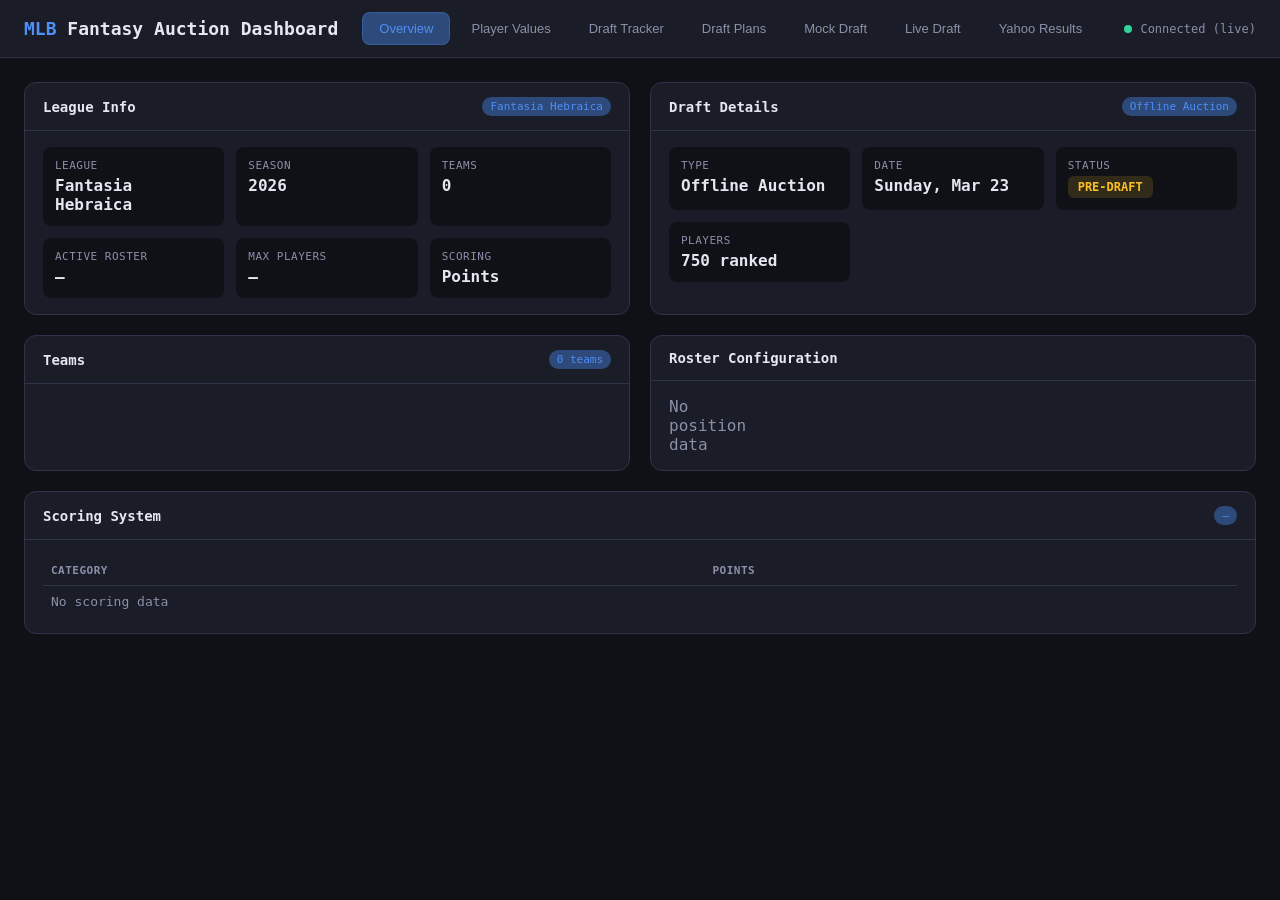
<file: docs/index.html>
<!DOCTYPE html>
<html lang="en">
<head>
    <meta charset="UTF-8">
<script>
// ── Static Site Fetch Interceptor ──
// Redirects Flask API calls to static JSON files + localStorage
(function() {
    const _originalFetch = window.fetch;
    window.fetch = function(url, options) {
        const method = (options && options.method || 'GET').toUpperCase();
        const urlStr = typeof url === 'string' ? url : url.toString();

        // GET /api/connection → always connected with static data
        if (urlStr === '/api/connection') {
            return Promise.resolve(new Response(JSON.stringify({success: true, mode: "static", data: {leagueName: "Fantasia Hebraica", numTeams: 12, _static: true}}), {status: 200, headers: {'Content-Type': 'application/json'}}));
        }

        // GET /api/cached-league → return static league info
        if (urlStr === '/api/cached-league') {
            return Promise.resolve(new Response(JSON.stringify({leagueName: "Fantasia Hebraica", numTeams: 12, _static: true}), {status: 200, headers: {'Content-Type': 'application/json'}}));
        }

        // GET /api/draft-plans-data → static file
        if (urlStr === '/api/draft-plans-data' && method === 'GET') {
            return _originalFetch('data/draft_plans_data.json');
        }

        // GET /api/draft-plans → static markdown
        if (urlStr === '/api/draft-plans' && method === 'GET') {
            return _originalFetch('data/draft_plans.md').then(r => r.text()).then(text => {
                return new Response(JSON.stringify({content: text}), {status: 200, headers: {'Content-Type': 'application/json'}});
            });
        }

        // GET /api/draft-plan-state → localStorage
        if (urlStr === '/api/draft-plan-state' && method === 'GET') {
            const state = localStorage.getItem('mlb_plan_state');
            if (state) {
                return Promise.resolve(new Response(state, {status: 200, headers: {'Content-Type': 'application/json'}}));
            }
            return Promise.resolve(new Response(JSON.stringify({active_plan: "A", slots: {}}), {status: 200, headers: {'Content-Type': 'application/json'}}));
        }

        // POST /api/draft-plan-state → localStorage
        if (urlStr === '/api/draft-plan-state' && method === 'POST') {
            const body = options && options.body;
            if (body) localStorage.setItem('mlb_plan_state', typeof body === 'string' ? body : JSON.stringify(body));
            return Promise.resolve(new Response(JSON.stringify({success: true}), {status: 200, headers: {'Content-Type': 'application/json'}}));
        }

        // GET /api/auction-values → use custom rankings as player values
        if (urlStr.startsWith('/api/auction-values') && method === 'GET') {
            return _originalFetch('data/custom_rankings.json').then(r => r.json()).then(players => {
                // Parse query params for filtering
                const params = new URLSearchParams(urlStr.split('?')[1] || '');
                const pos = (params.get('pos') || '').toUpperCase();
                const search = (params.get('q') || '').toLowerCase();
                let filtered = players;
                if (pos && pos !== 'ALL') filtered = filtered.filter(p => (p.pos || '').toUpperCase().includes(pos));
                if (search) filtered = filtered.filter(p => (p.player || '').toLowerCase().includes(search));
                // Map to auction values format
                const mapped = filtered.map(p => ({
                    Player: p.player, Pos: p.pos, Team: p.team,
                    Value: p.auction_value || '0', FPTS: p.fpts || 0,
                    HR: p.hr || '', RBI: p.rbi || '', R: p.r || '',
                    SB: p.sb || '', AVG: p.avg || '', W: p.w || '',
                    K: p.k || '', SV: p.sv || '', ERA: p.era || '',
                    WHIP: p.whip || '', Age: p.age || ''
                }));
                mapped.sort((a, b) => parseFloat(b.Value || 0) - parseFloat(a.Value || 0));
                const limit = parseInt(params.get('limit') || '100');
                const offset = parseInt(params.get('offset') || '0');
                return new Response(JSON.stringify({players: mapped.slice(offset, offset + limit), total: mapped.length}), {status: 200, headers: {'Content-Type': 'application/json'}});
            });
        }

        // GET /api/custom-rankings → static file
        if (urlStr.startsWith('/api/custom-rankings') && method === 'GET') {
            return _originalFetch('data/custom_rankings.json').then(r => r.json()).then(players => {
                const params = new URLSearchParams(urlStr.split('?')[1] || '');
                const pos = (params.get('pos') || '').toUpperCase();
                const search = (params.get('q') || '').toLowerCase();
                let filtered = players;
                if (pos && pos !== 'ALL') filtered = filtered.filter(p => (p.pos || '').toUpperCase().includes(pos));
                if (search) filtered = filtered.filter(p => (p.player || '').toLowerCase().includes(search));
                const limit = parseInt(params.get('limit') || '100');
                return new Response(JSON.stringify({players: filtered.slice(0, limit), total: filtered.length}), {status: 200, headers: {'Content-Type': 'application/json'}});
            });
        }

        // GET /api/mock-draft/players → static file
        if (urlStr === '/api/mock-draft/players' && method === 'GET') {
            return _originalFetch('data/custom_rankings.json').then(r => r.json()).then(players => {
                return new Response(JSON.stringify({players: players}), {status: 200, headers: {'Content-Type': 'application/json'}});
            });
        }

        // GET /api/yahoo-draft-results → static file
        if (urlStr === '/api/yahoo-draft-results' && method === 'GET') {
            return _originalFetch('data/yahoo_draft_results.json');
        }

        // ── Mock Draft Sessions (localStorage) ──

        // GET /api/mock-draft/sessions → list all
        if (urlStr === '/api/mock-draft/sessions' && method === 'GET') {
            const sessions = JSON.parse(localStorage.getItem('mlb_mock_sessions') || '{}');
            const list = Object.values(sessions).sort((a, b) => (b.savedAt || '').localeCompare(a.savedAt || '')).map(s => ({
                id: s.id, name: s.name || 'Untitled', plan: s.activePlan || '?',
                picks: s.pickNum || 0, status: s.status || 'in_progress',
                savedAt: s.savedAt || '', userFpts: s.userFpts || 0, userSpent: s.userSpent || 0
            }));
            return Promise.resolve(new Response(JSON.stringify({sessions: list}), {status: 200, headers: {'Content-Type': 'application/json'}}));
        }

        // POST /api/mock-draft/sessions → save
        if (urlStr === '/api/mock-draft/sessions' && method === 'POST') {
            const body = JSON.parse(options.body);
            const id = body.id || 'mock_' + Date.now();
            body.id = id;
            body.savedAt = new Date().toISOString().replace('T', ' ').substring(0, 19);
            const sessions = JSON.parse(localStorage.getItem('mlb_mock_sessions') || '{}');
            sessions[id] = body;
            localStorage.setItem('mlb_mock_sessions', JSON.stringify(sessions));
            return Promise.resolve(new Response(JSON.stringify({success: true, id: id}), {status: 200, headers: {'Content-Type': 'application/json'}}));
        }

        // GET /api/mock-draft/sessions/:id → load specific
        const loadMatch = urlStr.match(/\/api\/mock-draft\/sessions\/([^/]+)$/);
        if (loadMatch && method === 'GET') {
            const sessions = JSON.parse(localStorage.getItem('mlb_mock_sessions') || '{}');
            const session = sessions[loadMatch[1]];
            if (session) {
                return Promise.resolve(new Response(JSON.stringify(session), {status: 200, headers: {'Content-Type': 'application/json'}}));
            }
            return Promise.resolve(new Response(JSON.stringify({error: 'Not found'}), {status: 404, headers: {'Content-Type': 'application/json'}}));
        }

        // DELETE /api/mock-draft/sessions/:id → delete
        const delMatch = urlStr.match(/\/api\/mock-draft\/sessions\/([^/]+)$/);
        if (delMatch && method === 'DELETE') {
            const sessions = JSON.parse(localStorage.getItem('mlb_mock_sessions') || '{}');
            delete sessions[delMatch[1]];
            localStorage.setItem('mlb_mock_sessions', JSON.stringify(sessions));
            return Promise.resolve(new Response(JSON.stringify({success: true}), {status: 200, headers: {'Content-Type': 'application/json'}}));
        }

        // Fallback: pass through
        return _originalFetch(url, options);
    };
})();
</script>

    <meta name="viewport" content="width=device-width, initial-scale=1.0">
    <title>MLB Fantasy Auction Dashboard</title>
    <link rel="stylesheet" href="static/style.css">
</head>
<body>
    <header>
        <h1><span>MLB</span> Fantasy Auction Dashboard</h1>
        <nav class="tab-nav">
            <button class="tab active" data-tab="overview" onclick="switchTab('overview')">Overview</button>
            <button class="tab" data-tab="players" onclick="switchTab('players')">Player Values</button>
            <button class="tab" data-tab="draft" onclick="switchTab('draft')">Draft Tracker</button>
            <button class="tab" data-tab="plans" onclick="switchTab('plans')">Draft Plans</button>
            <button class="tab" data-tab="mock" onclick="switchTab('mock')">Mock Draft</button>
            <button class="tab" data-tab="live" onclick="switchTab('live')">Live Draft</button>
            <button class="tab" data-tab="yahoo" onclick="switchTab('yahoo')">Yahoo Results</button>
        </nav>
        <div class="connection-status">
            <div class="status-dot checking" id="statusDot"></div>
            <span id="statusText">Checking connection...</span>
        </div>
    </header>

    <!-- Setup Panel (shown when not connected) -->
    <div class="setup-panel" id="setupPanel">
        <h2>Connect to Fantrax</h2>
        <p>Your league <code>b8174e3wmmus7eep</code> is private. Paste your browser cookie to authenticate.</p>
        <ol>
            <li>Log in to <strong>fantrax.com</strong> in Chrome</li>
            <li>Open DevTools (<code>F12</code>) &rarr; <strong>Network</strong> tab</li>
            <li>Refresh the page, click any request to fantrax.com</li>
            <li>In the <strong>Headers</strong> tab, find <code>Cookie:</code> under Request Headers</li>
            <li>Copy the entire cookie value and paste it below</li>
        </ol>
        <textarea class="cookie-input" id="cookieInput" placeholder="Paste your full cookie string here..."></textarea>
        <button class="btn btn-primary" id="connectBtn" onclick="connectWithCookie()">Connect</button>
        <div class="error-msg" id="errorMsg"></div>
    </div>

    <!-- ═══════ TAB: OVERVIEW ═══════ -->
    <div class="tab-content active" id="tab-overview">
        <div class="dashboard" id="dashboard">
            <div class="card">
                <div class="card-header">League Info <span class="badge" id="leagueTypeBadge"></span></div>
                <div class="card-body">
                    <div class="info-grid" id="leagueInfoGrid">
                        <div class="loading"><div class="spinner"></div>Loading...</div>
                    </div>
                </div>
            </div>
            <div class="card">
                <div class="card-header">Draft Details <span class="badge" id="draftTypeBadge"></span></div>
                <div class="card-body" id="draftInfo">
                    <div class="loading"><div class="spinner"></div>Loading...</div>
                </div>
            </div>
            <div class="card">
                <div class="card-header">Teams <span class="badge" id="teamCountBadge"></span></div>
                <div class="card-body">
                    <ul class="team-list" id="teamList">
                        <div class="loading"><div class="spinner"></div>Loading...</div>
                    </ul>
                </div>
            </div>
            <div class="card">
                <div class="card-header">Roster Configuration</div>
                <div class="card-body">
                    <div class="roster-grid" id="rosterGrid">
                        <div class="loading"><div class="spinner"></div>Loading...</div>
                    </div>
                </div>
            </div>
            <div class="card card-full">
                <div class="card-header">Scoring System <span class="badge" id="scoringTypeBadge"></span></div>
                <div class="card-body">
                    <table class="scoring-table" id="scoringTable">
                        <thead><tr><th>Category</th><th>Points</th></tr></thead>
                        <tbody id="scoringBody">
                            <tr><td colspan="2" class="loading"><div class="spinner"></div>Loading...</td></tr>
                        </tbody>
                    </table>
                </div>
            </div>
        </div>
    </div>

    <!-- ═══════ TAB: PLAYER VALUES ═══════ -->
    <div class="tab-content" id="tab-players">
        <div class="players-section">
            <div class="players-controls">
                <input type="text" class="search-input" id="playerSearch" placeholder="Search players..." oninput="debounceSearch()">
                <div class="pos-filters" id="posFilters">
                    <button class="pos-filter active" data-pos="ALL" onclick="filterPos('ALL')">All</button>
                    <button class="pos-filter" data-pos="C" onclick="filterPos('C')">C</button>
                    <button class="pos-filter" data-pos="1B" onclick="filterPos('1B')">1B</button>
                    <button class="pos-filter" data-pos="2B" onclick="filterPos('2B')">2B</button>
                    <button class="pos-filter" data-pos="3B" onclick="filterPos('3B')">3B</button>
                    <button class="pos-filter" data-pos="SS" onclick="filterPos('SS')">SS</button>
                    <button class="pos-filter" data-pos="OF" onclick="filterPos('OF')">OF</button>
                    <button class="pos-filter" data-pos="DH" onclick="filterPos('DH')">DH</button>
                    <button class="pos-filter" data-pos="SP" onclick="filterPos('SP')">SP</button>
                    <button class="pos-filter" data-pos="RP" onclick="filterPos('RP')">RP</button>
                </div>
                <div class="player-stats">
                    <span id="playerCount">—</span> players
                </div>
            </div>
            <div class="players-table-wrap">
                <table class="players-table">
                    <thead>
                        <tr>
                            <th class="rank-col">#</th>
                            <th class="player-col sortable" data-sort="Value" onclick="sortPlayers('Value')">Value</th>
                            <th class="player-col">Player</th>
                            <th>Pos</th>
                            <th>Team</th>
                            <th>Age</th>
                            <th class="stat-col sortable" data-sort="HR" onclick="sortPlayers('HR')">HR</th>
                            <th class="stat-col sortable" data-sort="RBI" onclick="sortPlayers('RBI')">RBI</th>
                            <th class="stat-col sortable" data-sort="R" onclick="sortPlayers('R')">R</th>
                            <th class="stat-col sortable" data-sort="SB" onclick="sortPlayers('SB')">SB</th>
                            <th class="stat-col sortable" data-sort="AVG" onclick="sortPlayers('AVG')">AVG</th>
                            <th class="stat-col sortable" data-sort="W" onclick="sortPlayers('W')">W</th>
                            <th class="stat-col sortable" data-sort="K" onclick="sortPlayers('K')">K</th>
                            <th class="stat-col sortable" data-sort="SV" onclick="sortPlayers('SV')">SV</th>
                            <th class="stat-col sortable" data-sort="ERA" onclick="sortPlayers('ERA')">ERA</th>
                            <th class="stat-col sortable" data-sort="WHIP" onclick="sortPlayers('WHIP')">WHIP</th>
                            <th class="action-col">Draft</th>
                        </tr>
                    </thead>
                    <tbody id="playersBody">
                        <tr><td colspan="17" class="loading"><div class="spinner"></div>Loading players...</td></tr>
                    </tbody>
                </table>
            </div>
            <div class="load-more-wrap">
                <button class="btn btn-primary btn-sm" id="loadMoreBtn" onclick="loadMorePlayers()" style="display:none">Load More</button>
            </div>
        </div>
    </div>

    <!-- ═══════ TAB: DRAFT TRACKER ═══════ -->
    <div class="tab-content" id="tab-draft">
        <div class="draft-section">
            <div class="draft-input-panel card">
                <div class="card-header">Record Pick</div>
                <div class="card-body">
                    <div class="draft-form">
                        <div class="form-row">
                            <input type="text" id="draftPlayer" class="search-input" placeholder="Player name..." list="playerSuggestions" autocomplete="off">
                            <datalist id="playerSuggestions"></datalist>
                        </div>
                        <div class="form-row">
                            <select id="draftTeam" class="search-input">
                                <option value="">Select team...</option>
                            </select>
                            <input type="number" id="draftPrice" class="search-input price-input" placeholder="$" min="1">
                        </div>
                        <div class="form-row">
                            <button class="btn btn-primary" onclick="recordPick()">Record Pick</button>
                            <button class="btn btn-danger" onclick="undoPick()">Undo Last</button>
                        </div>
                    </div>
                </div>
            </div>

            <div class="draft-budgets card">
                <div class="card-header">Team Budgets <span class="badge" id="budgetBadge"></span></div>
                <div class="card-body">
                    <div class="budget-grid" id="budgetGrid">
                        <p style="color:var(--text-muted)">No picks recorded yet</p>
                    </div>
                </div>
            </div>

            <div class="draft-log card card-full">
                <div class="card-header">Draft Log <span class="badge" id="pickCountBadge">0 picks</span></div>
                <div class="card-body">
                    <table class="players-table draft-log-table">
                        <thead>
                            <tr>
                                <th>#</th>
                                <th>Player</th>
                                <th>Team</th>
                                <th>Price</th>
                            </tr>
                        </thead>
                        <tbody id="draftLogBody">
                            <tr><td colspan="4" style="color:var(--text-muted);text-align:center;padding:20px">Draft picks will appear here</td></tr>
                        </tbody>
                    </table>
                </div>
            </div>
        </div>
    </div>

    <!-- ═══════ TAB: DRAFT PLANS ═══════ -->
    <div class="tab-content" id="tab-plans">
        <!-- Plan Selector -->
        <div class="plan-selector" id="planSelector">
            <div class="plan-pills">
                <button class="plan-pill active" onclick="selectPlan('A')">Plan A</button>
                <button class="plan-pill" onclick="selectPlan('B')">Plan B</button>
                <button class="plan-pill" onclick="selectPlan('C')">Plan C</button>
                <button class="plan-pill plan-pill-md" onclick="toggleStaticPlans()">Full Plans (MD)</button>
            </div>
            <div class="plan-summary" id="planSummary"></div>
        </div>
        <!-- Interactive Plan Tracker -->
        <div class="plan-tracker" id="planTracker">
            <div class="roster-board" id="rosterBoard"></div>
            <div class="budget-panel" id="budgetPanel"></div>
        </div>
        <!-- Static Plans (hidden by default) -->
        <div class="plans-section" id="staticPlans" style="display:none">
            <div class="plans-content" id="plansContent">
                <div class="loading"><div class="spinner"></div>Loading draft plans...</div>
            </div>
        </div>
    </div>

    <!-- ═══════ TAB: MOCK DRAFT ═══════ -->
    <div class="tab-content" id="tab-mock">
        <div class="mock-draft-section">
            <!-- Pre-draft setup -->
            <div id="mockSetup" class="mock-setup">
                <div class="card">
                    <div class="card-header">Mock Auction Draft</div>
                    <div class="card-body">
                        <p>Practice your auction strategy against 11 AI teams. $260 budget, 22 roster spots.<br>
                        Your draft plans (A/B/C) are loaded — the advisor will guide you in real time.</p>
                        <div class="mock-setup-options">
                            <label>Draft Mode:
                                <select id="mockDraftMode" class="search-input" style="width:160px">
                                    <option value="mock" selected>Mock (AI nominates)</option>
                                    <option value="live">Live (You nominate)</option>
                                </select>
                            </label>
                            <label>Your Team Name:
                                <input type="text" id="mockTeamName" value="Dylan's Team" class="search-input" style="width:200px">
                            </label>
                            <label>Starting Plan:
                                <select id="mockStartPlan" class="search-input" style="width:100px">
                                    <option value="A" selected>Plan A</option>
                                    <option value="B">Plan B</option>
                                    <option value="C">Plan C</option>
                                </select>
                            </label>
                            <label>AI Aggression:
                                <select id="mockAggression" class="search-input" style="width:140px">
                                    <option value="low">Conservative</option>
                                    <option value="mid" selected>Moderate</option>
                                    <option value="high">Aggressive</option>
                                </select>
                            </label>
                        </div>
                        <button class="btn btn-primary" onclick="startMockDraft()" style="margin-top:12px">Start New Mock Draft</button>
                    </div>
                </div>
                <!-- Saved Drafts -->
                <div class="card" style="margin-top:16px">
                    <div class="card-header">Saved Mock Drafts <button class="btn btn-sm" onclick="loadSavedDraftsList()" style="margin-left:8px">Refresh</button></div>
                    <div class="card-body">
                        <div id="savedDraftsList" class="saved-drafts-list">
                            <p class="text-muted">Loading saved drafts...</p>
                        </div>
                    </div>
                </div>
            </div>

            <!-- Active draft UI -->
            <div id="mockActive" class="mock-active" style="display:none">
                <!-- Top bar -->
                <div class="mock-top-bar">
                    <div class="mock-stat"><span>Pick</span><strong id="mockPickNum">1</strong></div>
                    <div class="mock-stat"><span>Your Budget</span><strong id="mockBudget">$260</strong></div>
                    <div class="mock-stat"><span>Roster</span><strong id="mockRosterCount">0/22</strong></div>
                    <div class="mock-stat"><span>Max Bid</span><strong id="mockMaxBid">$260</strong></div>
                    <div class="mock-stat mock-plan-indicator">
                        <span>Active Plan</span>
                        <strong id="mockActivePlan">A</strong>
                    </div>
                    <div class="mock-stat mock-inflation" id="mockInflation">
                        <span>Market</span>
                        <strong id="mockInflationLabel">—</strong>
                    </div>
                    <div class="mock-plan-scores" id="mockPlanScores"></div>
                    <div class="mock-draft-controls">
                        <button class="btn btn-primary btn-sm" id="mockNominateBtn" onclick="showNominateUI()">Nominate</button>
                        <button class="btn btn-sm mock-ctrl-btn" id="mockPauseBtn" onclick="togglePauseDraft()">⏸ Pause</button>
                        <button class="btn btn-sm mock-ctrl-btn" id="mockFfBtn" onclick="toggleFastForward()">⏩ Fast Forward</button>
                        <button class="btn btn-sm mock-ctrl-btn" id="mockSaveBtn" onclick="saveMockDraftSession()">💾 Save</button>
                        <button class="btn btn-sm mock-ctrl-btn mock-restart-btn" id="mockRestartBtn" onclick="confirmRestartDraft()">↺ Restart</button>
                    </div>
                </div>

                <!-- Advisor alert bar -->
                <div class="mock-advisor" id="mockAdvisor" style="display:none">
                    <div class="mock-advisor-icon">!</div>
                    <div class="mock-advisor-text" id="mockAdvisorText"></div>
                    <button class="btn btn-sm mock-advisor-close" onclick="dismissAdvisor()">&times;</button>
                </div>

                <!-- Full-width plan card grid (same as Draft Plans tab) -->
                <div class="mock-plan-tracker plan-tracker">
                    <div class="roster-board" id="mockRosterBoard"></div>
                    <div class="budget-panel" id="mockBudgetPanel"></div>
                </div>

                <!-- Bidding + Roster/Log -->
                <div class="mock-main">
                    <!-- CENTER: Bidding -->
                    <div class="mock-bidding-panel" id="mockBiddingPanel">
                        <div class="mock-waiting" id="mockWaiting">
                            <p>Waiting for next nomination...</p>
                        </div>
                        <div class="mock-bid-card" id="mockBidCard" style="display:none">
                            <div class="mock-player-info">
                                <div class="mock-player-name" id="mockPlayerName">—</div>
                                <div class="mock-player-detail" id="mockPlayerDetail">—</div>
                            </div>
                            <!-- Advisor recommendation inline -->
                            <div class="mock-bid-rec" id="mockBidRec" style="display:none"></div>
                            <div class="mock-current-bid">
                                <span>Current Bid:</span>
                                <strong id="mockCurrentBid">$1</strong>
                                <span class="mock-bidder" id="mockBidder">—</span>
                            </div>
                            <div class="mock-bid-controls">
                                <button class="btn btn-sm mock-bid-minus" onclick="mockAdjustBid(-1)">-$1</button>
                                <input type="number" id="mockBidInput" value="1" min="1" class="mock-bid-input">
                                <button class="btn btn-sm mock-bid-plus" onclick="mockAdjustBid(1)">+$1</button>
                                <button class="btn btn-primary btn-sm" id="mockBidBtn" onclick="mockPlaceBid()">Bid</button>
                                <button class="btn btn-sm" onclick="mockPass()">Pass</button>
                            </div>
                            <div class="mock-bid-timer" id="mockBidTimer"></div>
                            <!-- Live mode: manual resolve buttons -->
                            <div id="mockLiveResolve" style="display:none;margin-top:8px;text-align:center">
                                <div style="display:flex;gap:8px;justify-content:center;align-items:center;flex-wrap:wrap">
                                    <label style="color:var(--text-muted);font-size:0.85rem">Final price: $</label>
                                    <input type="number" id="mockLiveFinalPrice" class="search-input" style="width:70px;text-align:center" min="1" max="260" value="1">
                                    <label style="color:var(--text-muted);font-size:0.85rem">Won by:</label>
                                    <select id="mockLiveWinner" class="search-input" style="width:150px"></select>
                                    <button class="btn btn-primary btn-sm" onclick="mockLiveAward()" style="font-weight:700">Log Pick</button>
                                    <button class="btn btn-sm" onclick="mockLiveSkip()" style="background:#555;margin-left:8px">Skip / Next Player</button>
                                </div>
                            </div>
                        </div>
                        <!-- Position Board: drafted + available for current position -->
                        <div class="mock-pos-board" id="mockPosBoard" style="display:none">
                            <div class="pos-board-header" id="posBoardHeader">Position Board</div>
                            <div class="pos-board-content" id="posBoardContent"></div>
                        </div>
                        <!-- Nominate search -->
                        <div class="mock-nominate-panel" id="mockNominatePanel" style="display:none">
                            <div class="mock-nominate-header">
                                <strong id="mockNominateTitle">Nominate a Player</strong>
                                <button class="btn btn-sm" id="mockNominateCancelBtn" onclick="cancelNominate()">Cancel</button>
                            </div>
                            <input type="text" id="mockNominateSearch" class="search-input" placeholder="Search players..." oninput="mockFilterNominees()">
                            <div class="mock-nominate-list" id="mockNominateList"></div>
                        </div>
                    </div>

                    <!-- RIGHT: Roster + log -->
                    <div class="mock-right-panel">
                        <div class="mock-roster-panel">
                            <div class="mock-roster-header">Your Roster</div>
                            <div class="mock-roster-grid" id="mockRosterGrid"></div>
                        </div>
                        <div class="mock-log-panel">
                            <div class="mock-log-header">
                                <strong>Draft Log</strong>
                                <button class="btn btn-sm" onclick="toggleMockLeaderboard()">Leaderboard</button>
                            </div>
                            <div class="mock-log" id="mockLog"></div>
                            <div class="mock-leaderboard" id="mockLeaderboard" style="display:none"></div>
                        </div>
                    </div>
                </div>
            </div>
        </div>

        <!-- Full-screen Draft Results (shown after draft completes) -->
        <div id="mockResults" class="draft-results" style="display:none"></div>
    </div>

    <!-- ═══════ TAB: LIVE DRAFT ═══════ -->
    <div class="tab-content" id="tab-live">
        <!-- Team Setup (shown first time) -->
        <div id="liveSetup" class="live-setup">
            <div class="card" style="max-width:700px;margin:24px auto">
                <div class="card-header">Live Draft Setup</div>
                <div class="card-body">
                    <p style="color:var(--text-muted);margin-bottom:12px">Enter team names for your Yahoo league (12 teams, $260 budget, 23 roster spots).</p>
                    <label style="font-size:0.85rem;color:var(--text-muted);margin-bottom:4px;display:block">Your Team Name:</label>
                    <input type="text" id="liveMyTeam" value="Dylan's Team" class="search-input" style="width:100%;margin-bottom:12px">
                    <label style="font-size:0.85rem;color:var(--text-muted);margin-bottom:4px;display:block">Other Teams (one per line, or comma-separated):</label>
                    <textarea id="liveTeamNames" class="cookie-input" style="min-height:120px" placeholder="Team 2&#10;Team 3&#10;...or leave blank for defaults"></textarea>
                    <div style="display:flex;gap:8px;margin-top:12px">
                        <label style="font-size:0.85rem;color:var(--text-muted)">Starting Plan:
                            <select id="liveStartPlan" class="search-input" style="width:100px">
                                <option value="A" selected>Plan A</option>
                                <option value="B">Plan B</option>
                                <option value="C">Plan C</option>
                            </select>
                        </label>
                    </div>
                    <button class="btn btn-primary" onclick="startLiveDraft()" style="margin-top:16px;width:100%">Start Live Draft</button>
                    <button class="btn btn-sm" onclick="resumeLiveDraft()" style="margin-top:8px;width:100%">Resume Previous Draft</button>
                </div>
            </div>
        </div>

        <!-- Active Live Draft UI -->
        <div id="liveActive" class="live-active" style="display:none">
            <!-- Top Bar -->
            <div class="live-top-bar">
                <div class="mock-stat"><span>Pick</span><strong id="livePickNum">0</strong></div>
                <div class="mock-stat"><span>Your Budget</span><strong id="liveBudget">$260</strong></div>
                <div class="mock-stat"><span>Roster</span><strong id="liveRosterCount">0/23</strong></div>
                <div class="mock-stat mock-plan-indicator">
                    <span>Active Plan</span>
                    <strong id="liveActivePlanLabel">A</strong>
                </div>
                <div class="live-plan-scores" id="livePlanScores"></div>
                <div class="mock-stat mock-inflation" id="liveInflation">
                    <span>Market</span>
                    <strong id="liveInflationLabel">---</strong>
                </div>
                <div style="margin-left:auto;display:flex;gap:6px">
                    <button class="btn btn-sm" onclick="resetLiveDraft()">Reset Draft</button>
                </div>
            </div>

            <!-- Advisor alert -->
            <div class="mock-advisor" id="liveAdvisor" style="display:none">
                <div class="mock-advisor-icon">!</div>
                <div class="mock-advisor-text" id="liveAdvisorText"></div>
                <button class="btn btn-sm mock-advisor-close" onclick="document.getElementById('liveAdvisor').style.display='none'">&times;</button>
            </div>

            <!-- Strategy Board (plan cards) -->
            <div class="mock-plan-tracker plan-tracker">
                <div class="roster-board" id="liveRosterBoard"></div>
                <div class="budget-panel" id="liveBudgetPanel"></div>
            </div>

            <!-- Quick Entry + Right Panel -->
            <!-- Scout Panel: Who's on the clock? -->
            <div class="live-scout-panel" id="liveScoutPanel" style="display:none">
                <div class="mock-bid-card" id="liveScoutCard"></div>
            </div>

            <div class="live-main">
                <!-- Quick Entry Panel -->
                <div class="live-entry-panel">
                    <div class="live-entry-header">Quick Entry</div>
                    <!-- Scout lookup -->
                    <div class="live-scout-input-wrap">
                        <input type="text" id="liveScoutInput" class="live-scout-input" placeholder='Who is being nominated? (type player name)' autocomplete="off" oninput="liveScoutAutocomplete()" onkeydown="if(event.key==='Enter')liveScoutLookup()">
                        <button class="btn btn-sm" onclick="liveScoutLookup()" style="background:#f59e0b;color:#000;font-weight:700">Scout</button>
                        <button class="btn btn-sm" onclick="liveScoutClear()" style="background:#555">Clear</button>
                    </div>
                    <div class="live-scout-autocomplete" id="liveScoutAutocompleteList" style="display:none"></div>

                    <div style="border-top:1px solid var(--border);margin:8px 0;padding-top:8px"></div>
                    <div class="live-entry-sub-header">Log Result</div>
                    <div class="live-entry-input-wrap">
                        <input type="text" id="liveQuickInput" class="live-quick-input" placeholder='Player $Price Team (e.g. "Skubal 46 Jack")' autocomplete="off" onkeydown="if(event.key==='Enter')liveLogPick()" oninput="liveAutocomplete()">
                        <button class="btn btn-primary" onclick="liveLogPick()">Log Pick</button>
                        <button class="btn btn-danger btn-sm" onclick="liveUndoPick()">Undo</button>
                    </div>
                    <div class="live-entry-options">
                        <label class="live-my-pick-label"><input type="checkbox" id="liveMyPick"> My Pick</label>
                    </div>
                    <!-- Autocomplete dropdown -->
                    <div class="live-autocomplete" id="liveAutocompleteList" style="display:none"></div>
                    <!-- Disambiguation dropdown -->
                    <div class="live-disambig" id="liveDisambig" style="display:none"></div>
                    <!-- Last 3 picks -->
                    <div class="live-last-picks" id="liveLastPicks"></div>
                    <!-- Bid advice on click -->
                    <div class="live-bid-advice" id="liveBidAdvice" style="display:none"></div>
                </div>

                <!-- Right Panel -->
                <div class="live-right-panel">
                    <!-- Your Roster -->
                    <div class="live-roster-section">
                        <div class="mock-roster-header">Your Roster</div>
                        <div class="mock-roster-grid" id="liveRosterGrid"></div>
                    </div>
                    <!-- Team Tracker -->
                    <div class="live-team-tracker">
                        <div class="mock-roster-header">Teams</div>
                        <div id="liveTeamTracker"></div>
                    </div>
                    <!-- Draft Log -->
                    <div class="live-log-section">
                        <div class="mock-log-header"><strong>Draft Log</strong></div>
                        <div class="mock-log" id="liveDraftLog"></div>
                    </div>
                </div>
            </div>
        </div>
    </div>

    <!-- ═══════ TAB: YAHOO RESULTS ═══════ -->
    <div class="tab-content" id="tab-yahoo">
        <div class="yahoo-section">
            <h2 class="yahoo-title" id="yahooDraftTitle">Yahoo Mock Draft Results</h2>

            <!-- Leaderboard -->
            <div class="yahoo-leaderboard" id="yahooLeaderboard"></div>

            <!-- Sub-tabs for Team Cards vs Draft Board -->
            <div class="yahoo-subtabs">
                <button class="yahoo-subtab active" onclick="switchYahooView('teams')">Team Cards</button>
                <button class="yahoo-subtab" onclick="switchYahooView('board')">Draft Board</button>
            </div>

            <!-- Team Cards Grid -->
            <div class="yahoo-view active" id="yahoo-teams">
                <div class="yahoo-teams-grid" id="yahooTeamsGrid"></div>
            </div>

            <!-- Draft Board -->
            <div class="yahoo-view" id="yahoo-board">
                <div class="yahoo-draft-board-wrap">
                    <div class="yahoo-draft-board" id="yahooDraftBoard"></div>
                </div>
            </div>
        </div>
    </div>

    <script>
        const LEAGUE_ID = "b8174e3wmmus7eep";
        let allPlayers = [];
        let currentPos = "ALL";
        let currentSearch = "";
        let currentSort = "Value";
        let playerOffset = 0;
        let teamNames = {};
        let draftedPlayers = new Set();
        let searchTimeout = null;

        // ── Tabs ──────────────────────────────────────────────

        function switchTab(tab) {
            document.querySelectorAll(".tab").forEach(t => t.classList.remove("active"));
            document.querySelectorAll(".tab-content").forEach(t => t.classList.remove("active"));
            document.querySelector(`.tab[data-tab="${tab}"]`).classList.add("active");
            document.getElementById("tab-" + tab).classList.add("active");

            if (tab === "players" && allPlayers.length === 0) loadPlayers();
            if (tab === "draft") loadDraftState();
            if (tab === "plans") { loadPlanTracker(); if (!mockPlayerPool.length) loadMockPlayerPool(); }
            if (tab === "mock") { if (!mockPlayerPool.length) loadMockPlayerPool(); loadSavedDraftsList(); }
            if (tab === "live") { initLiveDraftTab(); }
            if (tab === "yahoo") { loadYahooDraftResults(); }
        }

        // ── Connection ──────────────────────────────────────

        async function checkConnection() {
            const dot = document.getElementById("statusDot");
            const text = document.getElementById("statusText");
            dot.className = "status-dot checking";
            text.textContent = "Checking connection...";

            try {
                const resp = await fetch("/api/connection");
                const data = await resp.json();
                if (data.success) {
                    dot.className = "status-dot connected";
                    text.textContent = "Connected (live)";
                    showDashboard(data.data);
                    return true;
                }
            } catch {}

            try {
                const cacheResp = await fetch("/api/cached-league");
                if (cacheResp.ok) {
                    const cacheData = await cacheResp.json();
                    dot.className = "status-dot connected";
                    text.textContent = "Cached data";
                    showDashboard({ ...cacheData, _cached: true });
                    return true;
                }
            } catch {}

            dot.className = "status-dot";
            text.textContent = "Not connected";
            showSetup();
            return false;
        }

        async function connectWithCookie() {
            const cookie = document.getElementById("cookieInput").value.trim();
            const errorEl = document.getElementById("errorMsg");
            const btn = document.getElementById("connectBtn");
            if (!cookie) { errorEl.textContent = "Please paste your cookie string."; errorEl.style.display = "block"; return; }
            btn.textContent = "Connecting..."; btn.disabled = true; errorEl.style.display = "none";
            try {
                const resp = await fetch("/api/update-cookie", { method: "POST", headers: { "Content-Type": "application/json" }, body: JSON.stringify({ cookie }) });
                const data = await resp.json();
                if (data.success) {
                    document.getElementById("statusDot").className = "status-dot connected";
                    document.getElementById("statusText").textContent = "Connected (live)";
                    showDashboard(data.data);
                } else { errorEl.textContent = data.error || "Failed to connect."; errorEl.style.display = "block"; }
            } catch (e) { errorEl.textContent = "Connection failed: " + e.message; errorEl.style.display = "block"; }
            btn.textContent = "Connect"; btn.disabled = false;
        }

        // ── Display ─────────────────────────────────────────

        function showSetup() {
            document.getElementById("setupPanel").style.display = "block";
            document.getElementById("dashboard").classList.remove("active");
        }

        function showDashboard(leagueData) {
            document.getElementById("setupPanel").style.display = "none";
            document.getElementById("dashboard").classList.add("active");
            renderLeagueInfo(leagueData);
            loadDraftInfo();
        }

        function renderLeagueInfo(data) {
            if (!data) data = {};
            const leagueName = data.leagueName || "Unknown League";
            const teams = data.teamInfo || {};
            const teamEntries = Object.entries(teams);
            const rosterInfo = data.rosterInfo || {};
            const scoring = data.scoringSystem || {};

            // Store team names for draft tracker
            teamEntries.forEach(([id, t]) => { teamNames[id] = t.name; });
            populateTeamSelect();

            document.getElementById("leagueTypeBadge").textContent = leagueName;
            document.getElementById("draftTypeBadge").textContent = "Offline Auction";
            document.getElementById("teamCountBadge").textContent = teamEntries.length + " teams";
            document.getElementById("scoringTypeBadge").textContent = scoring.type || "—";

            const infoGrid = document.getElementById("leagueInfoGrid");
            const maxActive = rosterInfo.maxTotalActivePlayers || "—";
            const maxTotal = rosterInfo.maxTotalPlayers || "—";
            infoGrid.innerHTML = `
                <div class="info-item"><div class="label">League</div><div class="value">${leagueName}</div></div>
                <div class="info-item"><div class="label">Season</div><div class="value">${data.seasonYear || "2026"}</div></div>
                <div class="info-item"><div class="label">Teams</div><div class="value">${teamEntries.length}</div></div>
                <div class="info-item"><div class="label">Active Roster</div><div class="value">${maxActive}</div></div>
                <div class="info-item"><div class="label">Max Players</div><div class="value">${maxTotal}</div></div>
                <div class="info-item"><div class="label">Scoring</div><div class="value">${scoring.type || "Points"}</div></div>
            `;

            const teamList = document.getElementById("teamList");
            teamList.innerHTML = teamEntries.map(([id, t]) => `
                <li class="team-item"><span class="team-name">${t.name}</span></li>
            `).join("");

            const posConstraints = rosterInfo.positionConstraints || {};
            const rosterGrid = document.getElementById("rosterGrid");
            rosterGrid.innerHTML = Object.entries(posConstraints).map(([pos, info]) => {
                const count = typeof info === "object" ? (info.maxActive || info.max || info.count || "—") : info;
                return `<div class="pos-badge"><div class="pos">${pos}</div><div class="count">${count}</div></div>`;
            }).join("") || "<p style='color:var(--text-muted)'>No position data</p>";

            const scoringBody = document.getElementById("scoringBody");
            const catSettings = scoring.scoringCategorySettings || [];
            if (Array.isArray(catSettings) && catSettings.length > 0) {
                let rows = "";
                catSettings.forEach(group => {
                    const groupName = group.group ? group.group.name : "Other";
                    rows += `<tr class="scoring-group-header"><td colspan="2">${groupName}</td></tr>`;
                    (group.configs || []).sort((a, b) => (b.points || 0) - (a.points || 0)).forEach(c => {
                        const cat = c.scoringCategory || {};
                        const name = cat.name || "—";
                        const abbr = cat.shortName || "";
                        const pts = c.points !== undefined ? c.points : "—";
                        const cls = pts > 0 ? "pts-pos" : pts < 0 ? "pts-neg" : "";
                        rows += `<tr><td><span class="cat-abbr">${abbr}</span> ${name}</td><td class="${cls}">${pts > 0 ? "+" + pts : pts}</td></tr>`;
                    });
                });
                scoringBody.innerHTML = rows;
            } else {
                scoringBody.innerHTML = `<tr><td colspan="2" style="color:var(--text-muted)">No scoring data</td></tr>`;
            }
        }

        async function loadDraftInfo() {
            const el = document.getElementById("draftInfo");
            el.innerHTML = `
                <div class="info-grid">
                    <div class="info-item"><div class="label">Type</div><div class="value">Offline Auction</div></div>
                    <div class="info-item"><div class="label">Date</div><div class="value">Sunday, Mar 23</div></div>
                    <div class="info-item"><div class="label">Status</div><div class="value"><span class="draft-status pre">PRE-DRAFT</span></div></div>
                    <div class="info-item"><div class="label">Players</div><div class="value">750 ranked</div></div>
                </div>
            `;
        }

        // ── Players ─────────────────────────────────────────

        async function loadPlayers() {
            // Ensure plan data + player pool loaded for badges/plan tags
            if (!window._planData) {
                try {
                    const [pdResp, ppResp] = await Promise.all([fetch('/api/draft-plans-data'), fetch('/api/mock-draft/players')]);
                    const pd = await pdResp.json(); delete pd.D; window._planData = pd; planData = pd;
                    const pp = await ppResp.json(); if (pp.players) mockPlayerPool = pp.players;
                } catch(e) {}
            }
            const params = new URLSearchParams({ limit: "200", offset: playerOffset, sort: currentSort });
            if (currentPos !== "ALL") params.set("pos", currentPos);
            if (currentSearch) params.set("q", currentSearch);

            const resp = await fetch("/api/auction-values?" + params);
            const data = await resp.json();

            if (playerOffset === 0) allPlayers = data.players;
            else allPlayers = allPlayers.concat(data.players);

            document.getElementById("playerCount").textContent = data.total;
            renderPlayers();

            const btn = document.getElementById("loadMoreBtn");
            btn.style.display = allPlayers.length < data.total ? "inline-block" : "none";

            // Build datalist for draft
            if (!document.getElementById("playerSuggestions").childNodes.length) {
                const dl = document.getElementById("playerSuggestions");
                data.players.slice(0, 300).forEach(p => {
                    const opt = document.createElement("option");
                    opt.value = p.Player;
                    dl.appendChild(opt);
                });
            }
        }

        // Check which plans a player appears in
        function getPlayerPlanTags(playerName) {
            if (!window._planData) return '';
            let tags = '';
            for (const [planId, plan] of Object.entries(window._planData)) {
                for (const slot of (plan.slots || [])) {
                    if (slot.primary.player === playerName) {
                        tags += `<span class="plan-tag plan-tag-primary">Plan ${planId}: ${slot.slot}</span> `;
                        break;
                    }
                    const altMatch = (slot.alternatives || []).find(a => a.player === playerName);
                    if (altMatch) {
                        tags += `<span class="plan-tag plan-tag-alt">${planId}:${slot.slot}</span> `;
                        break;
                    }
                }
            }
            return tags;
        }

        function renderPlayers() {
            const body = document.getElementById("playersBody");
            if (allPlayers.length === 0) {
                body.innerHTML = `<tr><td colspan="17" style="color:var(--text-muted);text-align:center;padding:40px">No players found</td></tr>`;
                return;
            }
            body.innerHTML = allPlayers.map((p, i) => {
                const val = parseFloat(p.Value || 0);
                const isDrafted = draftedPlayers.has(p.Player);
                const rowClass = isDrafted ? "drafted-row" : "";
                const isPitcher = ["SP", "RP"].some(x => (p.Pos || "").includes(x));
                const planTags = getPlayerPlanTags(p.Player);
                const badges = getPlayerBadges(p.Player);
                return `<tr class="${rowClass}">
                    <td class="rank-col">${i + 1}</td>
                    <td class="value-col"><span class="auction-value">$${val.toFixed(0)}</span></td>
                    <td class="player-name-col">${p.Player} ${badges}${planTags}</td>
                    <td><span class="pos-tag">${p.Pos || "—"}</span></td>
                    <td>${p.Team || "—"}</td>
                    <td>${p.Age || "—"}</td>
                    <td class="stat-col ${isPitcher ? 'dim' : ''}">${p.HR || "—"}</td>
                    <td class="stat-col ${isPitcher ? 'dim' : ''}">${p.RBI || "—"}</td>
                    <td class="stat-col ${isPitcher ? 'dim' : ''}">${p.R || "—"}</td>
                    <td class="stat-col ${isPitcher ? 'dim' : ''}">${p.SB || "—"}</td>
                    <td class="stat-col ${isPitcher ? 'dim' : ''}">${p.AVG || "—"}</td>
                    <td class="stat-col ${!isPitcher ? 'dim' : ''}">${p.W || "—"}</td>
                    <td class="stat-col ${!isPitcher ? 'dim' : ''}">${p.K || "—"}</td>
                    <td class="stat-col ${!isPitcher ? 'dim' : ''}">${p.SV || "—"}</td>
                    <td class="stat-col ${!isPitcher ? 'dim' : ''}">${p.ERA || "—"}</td>
                    <td class="stat-col ${!isPitcher ? 'dim' : ''}">${p.WHIP || "—"}</td>
                    <td><button class="btn btn-sm btn-draft ${isDrafted ? 'btn-drafted' : ''}" onclick="quickDraft('${p.Player.replace(/'/g, "\\'")}')" ${isDrafted ? 'disabled' : ''}>${isDrafted ? 'Gone' : 'Draft'}</button></td>
                </tr>`;
            }).join("");
        }

        function filterPos(pos) {
            currentPos = pos;
            playerOffset = 0;
            document.querySelectorAll(".pos-filter").forEach(b => b.classList.remove("active"));
            document.querySelector(`.pos-filter[data-pos="${pos}"]`).classList.add("active");
            loadPlayers();
        }

        function sortPlayers(col) {
            currentSort = col;
            playerOffset = 0;
            loadPlayers();
        }

        function debounceSearch() {
            clearTimeout(searchTimeout);
            searchTimeout = setTimeout(() => {
                currentSearch = document.getElementById("playerSearch").value.trim();
                playerOffset = 0;
                loadPlayers();
            }, 300);
        }

        function loadMorePlayers() {
            playerOffset += 200;
            loadPlayers();
        }

        // ── Draft Tracker ───────────────────────────────────

        function populateTeamSelect() {
            const sel = document.getElementById("draftTeam");
            const names = Object.values(teamNames).sort();
            sel.innerHTML = '<option value="">Select team...</option>' +
                names.map(n => `<option value="${n}">${n}</option>`).join("");
        }

        async function recordPick() {
            const player = document.getElementById("draftPlayer").value.trim();
            const team = document.getElementById("draftTeam").value;
            const price = parseInt(document.getElementById("draftPrice").value) || 0;
            if (!player || !team || price < 1) { alert("Fill in player, team, and price"); return; }

            const resp = await fetch("/api/draft-pick", {
                method: "POST",
                headers: { "Content-Type": "application/json" },
                body: JSON.stringify({ player, team, price }),
            });
            const data = await resp.json();
            if (data.success) {
                draftedPlayers.add(player);
                document.getElementById("draftPlayer").value = "";
                document.getElementById("draftPrice").value = "";
                renderDraftState(data.state);
                renderPlayers(); // update drafted status in player list
            }
        }

        async function undoPick() {
            const resp = await fetch("/api/draft-undo", { method: "POST" });
            const data = await resp.json();
            if (data.success) {
                draftedPlayers.delete(data.removed.player);
                renderDraftState(data.state);
                renderPlayers();
            }
        }

        function quickDraft(playerName) {
            document.getElementById("draftPlayer").value = playerName;
            switchTab("draft");
            document.getElementById("draftTeam").focus();
        }

        async function loadDraftState() {
            const resp = await fetch("/api/draft-state");
            const state = await resp.json();
            draftedPlayers = new Set(state.picks.map(p => p.player));
            renderDraftState(state);
        }

        function renderDraftState(state) {
            const picks = state.picks || [];
            const budgets = state.budgets || {};

            document.getElementById("pickCountBadge").textContent = picks.length + " picks";
            document.getElementById("budgetBadge").textContent = "$" + Object.values(budgets).reduce((s, b) => s + (b.spent || 0), 0) + " spent";

            // Budget grid
            const grid = document.getElementById("budgetGrid");
            const budgetEntries = Object.entries(budgets).sort((a, b) => b[1].spent - a[1].spent);
            if (budgetEntries.length > 0) {
                grid.innerHTML = budgetEntries.map(([team, b]) => `
                    <div class="budget-item">
                        <div class="budget-team">${team}</div>
                        <div class="budget-bar-wrap">
                            <div class="budget-bar" style="width: ${Math.min(100, (b.spent / 260) * 100)}%"></div>
                        </div>
                        <div class="budget-stats">$${b.spent} spent &middot; ${b.players} players</div>
                    </div>
                `).join("");
            } else {
                grid.innerHTML = '<p style="color:var(--text-muted)">No picks recorded yet</p>';
            }

            // Draft log (most recent first)
            const logBody = document.getElementById("draftLogBody");
            if (picks.length > 0) {
                logBody.innerHTML = picks.slice().reverse().map(p => `
                    <tr>
                        <td>${p.pick_num}</td>
                        <td class="player-name-col">${p.player}</td>
                        <td>${p.team}</td>
                        <td><span class="auction-value">$${p.price}</span></td>
                    </tr>
                `).join("");
            } else {
                logBody.innerHTML = '<tr><td colspan="4" style="color:var(--text-muted);text-align:center;padding:20px">Draft picks will appear here</td></tr>';
            }
        }

        // ── Interactive Draft Plan Tracker ─────────────────

        let planData = null;
        let planState = { active_plan: 'A', slots: {} };
        let planTrackerLoaded = false;
        let staticPlansLoaded = false;
        let savePlanTimeout = null;

        async function loadPlanTracker() {
            if (!planTrackerLoaded) {
                try {
                    const [dataResp, stateResp, playersResp] = await Promise.all([
                        fetch('/api/draft-plans-data'),
                        fetch('/api/draft-plan-state'),
                        fetch('/api/mock-draft/players')
                    ]);
                    planData = await dataResp.json();
                    window._planData = planData;
                    const savedState = await stateResp.json();
                    if (savedState.active_plan) planState = savedState;
                    // Load player pool for badges
                    try {
                        const pdata = await playersResp.json();
                        if (pdata.players && pdata.players.length > 0) mockPlayerPool = pdata.players;
                    } catch(e) {}
                    planTrackerLoaded = true;
                } catch {
                    document.getElementById('rosterBoard').innerHTML = '<p style="color:var(--text-muted);padding:40px">Could not load plan data.</p>';
                    return;
                }
            }
            // Set active pill
            document.querySelectorAll('.plan-pill').forEach(p => p.classList.remove('active'));
            const pills = document.querySelectorAll('.plan-pill');
            const idx = 'ABCD'.indexOf(planState.active_plan);
            if (idx >= 0 && pills[idx]) pills[idx].classList.add('active');
            renderPlanSummary();
            renderRosterBoard();
            renderBudgetPanel();
        }

        function selectPlan(planId) {
            planState.active_plan = planId;
            document.querySelectorAll('.plan-pill').forEach(p => p.classList.remove('active'));
            const idx = 'ABCD'.indexOf(planId);
            const pills = document.querySelectorAll('.plan-pill');
            if (pills[idx]) pills[idx].classList.add('active');
            renderPlanSummary();
            renderRosterBoard();
            renderBudgetPanel();
            debounceSavePlanState();
        }

        function toggleStaticPlans() {
            const el = document.getElementById('staticPlans');
            const tracker = document.getElementById('planTracker');
            const selector = document.getElementById('planSelector');
            if (el.style.display === 'none') {
                el.style.display = 'block';
                tracker.style.display = 'none';
                if (!staticPlansLoaded) loadStaticPlans();
            } else {
                el.style.display = 'none';
                tracker.style.display = '';
            }
        }

        async function loadStaticPlans() {
            const el = document.getElementById('plansContent');
            try {
                const resp = await fetch('/api/draft-plans');
                const data = await resp.json();
                if (data.content) {
                    el.innerHTML = '<div class="plans-markdown">' + renderMarkdown(data.content) + '</div>';
                    staticPlansLoaded = true;
                }
            } catch { el.innerHTML = '<p style="color:var(--text-muted)">Could not load.</p>'; }
        }

        function renderMarkdown(md) {
            md = md.replace(/```(\w*)\n([\s\S]*?)```/g, '<pre><code>$2</code></pre>');
            md = md.replace(/^### (.+)$/gm, '<h3>$1</h3>');
            md = md.replace(/^## (.+)$/gm, '<h2>$1</h2>');
            md = md.replace(/^# (.+)$/gm, '<h1>$1</h1>');
            md = md.replace(/\*\*(.+?)\*\*/g, '<strong>$1</strong>');
            md = md.replace(/\*(.+?)\*/g, '<em>$1</em>');
            md = md.replace(/`(.+?)`/g, '<code>$1</code>');
            md = md.replace(/^- (.+)$/gm, '<li>$1</li>');
            md = md.replace(/^(\d+)\. (.+)$/gm, '<li>$2</li>');
            md = md.replace(/(<li>.*<\/li>\n?)+/g, '<ul>$&</ul>');
            md = md.replace(/(\|.+\|\n)+/g, function(block) {
                const rows = block.trim().split('\n');
                let html = '<table class="plans-table">';
                let headerDone = false;
                for (let i = 0; i < rows.length; i++) {
                    const cells = rows[i].split('|').filter(c => c.trim() !== '');
                    if (!cells.length) continue;
                    if (cells.every(c => /^[\s\-:]+$/.test(c))) { headerDone = true; continue; }
                    const tag = !headerDone ? 'th' : 'td';
                    html += '<tr>' + cells.map(c => `<${tag}>${c.trim()}</${tag}>`).join('') + '</tr>';
                }
                return html + '</table>';
            });
            md = md.replace(/^---$/gm, '<hr>');
            md = md.replace(/\n\n/g, '</p><p>');
            md = md.replace(/\n/g, '<br>');
            return md;
        }

        function renderPlanSummary() {
            const plan = planData[planState.active_plan];
            if (!plan) return;
            document.getElementById('planSummary').innerHTML =
                `<strong>${plan.name}</strong> &mdash; ${plan.strategy}<br>` +
                `<span class="plan-budget-label">Budget: $${plan.budget_split.hitting} hitting / $${plan.budget_split.pitching} pitching</span>`;
        }

        function getSlotState(planId, slotIdx) {
            const key = planId + '_' + slotIdx;
            return planState.slots[key] || { status: 'pending', actual_price: null, chosen_alt: null };
        }

        function setSlotState(planId, slotIdx, state) {
            const key = planId + '_' + slotIdx;
            planState.slots[key] = state;
            renderRosterBoard();
            renderBudgetPanel();
            if (mockDraftActive) {
                renderRosterBoard('mockRosterBoard');
                renderBudgetPanel('mockBudgetPanel');
            }
            debounceSavePlanState();
        }

        // ── Steal Price Calculator ─────────────────────────
        // A "steal" = a price so good you grab them regardless of plan.
        // Based on fpts value: top-tier players need bigger absolute discounts,
        // value players just need to be slightly under.
        function getStealPrice(estPrice, fpts) {
            // Baseline: the price at which fpts/$ becomes elite (>20 fpts/$)
            // Average drafted player: ~500 fpts at ~$15 = 33 fpts/$
            // A steal = getting significantly better fpts/$ than that
            if (fpts >= 650) return Math.floor(estPrice * 0.75);       // Elite: 25% off ($40 player → steal at $30)
            if (fpts >= 550) return Math.floor(estPrice * 0.72);       // Strong: 28% off ($20 player → steal at $14)
            if (fpts >= 450) return Math.max(1, Math.floor(estPrice * 0.65)); // Mid: 35% off ($10 → $6)
            if (fpts >= 350) return Math.max(1, Math.floor(estPrice * 0.55)); // Low: 45% off ($6 → $3)
            return 1; // Dollar-day players: steal at $1
        }

        function getStealTag(estPrice, fpts) {
            const steal = getStealPrice(estPrice, fpts);
            return `<span class="steal-tag">S≤$${steal}</span>`;
        }

        // Calculate max spend for a specific slot based on plan budget math
        function getSlotMaxSpend(plan, slotIdx) {
            // Max for this slot = remaining budget - sum of all OTHER unfilled slots' costs - $1 per non-plan spot
            let totalBudget = 260;
            let spent = 0;
            let otherUnfilledCost = 0;
            let unfilledCount = 0;

            plan.slots.forEach((s, i) => {
                const st = getSlotState(planState.active_plan, i);
                if (st.status === 'acquired') {
                    spent += (st.actual_price || s.primary.est_price);
                } else {
                    unfilledCount++;
                    if (i !== slotIdx) {
                        // Use best available price for that slot
                        if (st.status === 'taken') {
                            const alts = getVisibleAlts(s, st);
                            otherUnfilledCost += alts.length > 0 ? alts[0].est_price : s.primary.est_price;
                        } else {
                            otherUnfilledCost += s.primary.est_price;
                        }
                    }
                }
            });

            const remaining = totalBudget - spent;
            const spotsLeft = MOCK_ROSTER_SIZE - (plan.slots.length - unfilledCount);
            const nonPlanReserve = Math.max(0, spotsLeft - unfilledCount);
            const maxSpend = remaining - otherUnfilledCost - nonPlanReserve;
            return Math.max(1, maxSpend);
        }

        // Check if a slot can afford a better player than its current primary/best alt
        function getSlotUpgrade(plan, slotIdx, maxSpend) {
            const slot = plan.slots[slotIdx];
            const st = getSlotState(planState.active_plan, slotIdx);
            if (st.status === 'acquired') return null;

            // Current best player for this slot
            let currentBest = slot.primary;
            if (st.status === 'taken') {
                const alts = getVisibleAlts(slot, st);
                if (alts.length > 0) currentBest = alts[0];
                else return null;
            }

            // Look through alternatives for someone more expensive but affordable
            // Only consider players that are NOT taken
            const takenSet = new Set(st.takenAlts || []);
            const primaryTaken = st.status === 'taken';
            // Also check mock draft — if player was drafted, skip them
            const allDrafted = (typeof mockLog_ !== 'undefined') ? new Set(mockLog_.map(e => e.player)) : new Set();

            const allCandidates = [];
            if (!primaryTaken && !allDrafted.has(slot.primary.player)) {
                allCandidates.push(slot.primary);
            }
            (slot.alternatives || []).forEach((alt, i) => {
                if (!takenSet.has(i) && !allDrafted.has(alt.player)) {
                    allCandidates.push(alt);
                }
            });

            let bestUpgrade = null;
            for (const candidate of allCandidates) {
                if (candidate.player === currentBest.player) continue;
                if (candidate.est_price > currentBest.est_price && candidate.est_price <= maxSpend && candidate.fpts > currentBest.fpts) {
                    if (!bestUpgrade || candidate.fpts > bestUpgrade.fpts) {
                        bestUpgrade = candidate;
                    }
                }
            }
            return bestUpgrade;
        }

        function renderRosterBoard(boardId) {
            const plan = planData[planState.active_plan];
            if (!plan) return;
            const board = document.getElementById(boardId || 'rosterBoard');
            if (!board) return;
            let html = '';

            plan.slots.forEach((slot, idx) => {
                const st = getSlotState(planState.active_plan, idx);
                if (!st.takenAlts) st.takenAlts = [];

                const statusClass = st.status;
                // Check if the current auction player is in this slot
                let slotHasAuction = false;
                if (mockCurrentAuction && mockCurrentAuction.player) {
                    const auctionName = mockCurrentAuction.player.player;
                    if (slot.primary.player === auctionName) slotHasAuction = true;
                    if (!slotHasAuction) (slot.alternatives || []).forEach(a => { if (a.player === auctionName) slotHasAuction = true; });
                }
                const auctionHighlight = slotHasAuction ? ' slot-auction-active' : '';
                html += `<div class="plan-slot ${statusClass}${auctionHighlight}">`;
                html += `<div class="slot-header">`;
                const isAnchor = slot.primary.anchor;
                const priority = slot.priority;
                html += `<span class="pos-tag ${slot.category}">${slot.slot}</span>`;
                if (priority) html += `<span class="slot-priority">#${priority}</span>`;
                if (isAnchor) html += `<span class="badge-anchor">⚓ Anchor</span>`;

                if (st.status === 'acquired') {
                    // ── GOT: show acquired player + price + reset ──
                    let activePlayer = slot.primary;
                    if (st.chosen_alt === -99 && st.offPlanPlayer) {
                        // Off-plan acquisition
                        activePlayer = { player: st.offPlanPlayer, est_price: st.actual_price || 0, fpts: st.offPlanFpts || 0 };
                    } else if (st.chosen_alt !== null && st.chosen_alt >= 0) {
                        if (st.chosen_alt < slot.alternatives.length) {
                            activePlayer = slot.alternatives[st.chosen_alt];
                        } else {
                            const dynAlts = getDynamicAlts(slot, st);
                            const dynIdx = st.chosen_alt - slot.alternatives.length;
                            if (dynAlts[dynIdx]) activePlayer = dynAlts[dynIdx];
                        }
                    }
                    // Compare against MARKET value, not plan price
                    const pool = (mockPlayerPool && mockPlayerPool.length > 0) ? mockPlayerPool : allPlayers;
                    const marketPlayer = pool.find(x => x.player === activePlayer.player);
                    const marketVal = marketPlayer ? parseFloat(marketPlayer.auction_value) || activePlayer.est_price : activePlayer.est_price;
                    const priceDelta = st.actual_price !== null ? marketVal - st.actual_price : 0;

                    html += `<div class="slot-status-btns">`;
                    html += `<button class="status-btn btn-acquired active">GOT</button>`;
                    html += `<button class="status-btn" onclick="setStatus(${idx},'pending')">RESET</button>`;
                    html += `</div></div>`;
                    html += `<div class="slot-player-row">`;
                    html += `<span class="slot-player-name">${activePlayer.player} ${getPlayerBadges(activePlayer.player)}</span>`;
                    html += `<span class="slot-fpts">${activePlayer.fpts} fpts</span>`;
                    html += `</div>`;
                    html += `<div class="slot-price-row acquired-price">`;
                    html += `<label>Paid: $</label><input type="number" class="price-input" value="${st.actual_price || activePlayer.est_price}" min="1" max="260" onchange="updatePrice(${idx}, this.value)">`;
                    if (priceDelta > 0) html += `<span class="savings">+$${priceDelta}</span>`;
                    if (priceDelta < 0) html += `<span class="overpay">-$${Math.abs(priceDelta)}</span>`;
                    html += `</div>`;
                } else {
                    // ── PENDING/TAKEN: show primary + 3 alts with max spend ──
                    html += `<div class="slot-status-btns">`;
                    html += `<button class="status-btn" onclick="setStatus(${idx},'pending')">RESET</button>`;
                    html += `</div></div>`;

                    const maxSpend = getSlotMaxSpend(plan, idx);

                    // Build list of all players for this slot: primary + alts
                    const allPlayers = [];
                    const takenSet = new Set(st.takenAlts || []);
                    const primaryTaken = st.status === 'taken' || (st.takenAlts && st.takenAlts.includes(-1));

                    // Add primary
                    allPlayers.push({
                        player: slot.primary.player,
                        est_price: slot.primary.est_price,
                        fpts: slot.primary.fpts,
                        isPrimary: true,
                        isTaken: primaryTaken,
                        _globalIdx: -1
                    });

                    // Add original alternatives
                    (slot.alternatives || []).forEach((alt, i) => {
                        allPlayers.push({
                            player: alt.player,
                            est_price: alt.est_price,
                            fpts: alt.fpts,
                            isPrimary: false,
                            isTaken: takenSet.has(i),
                            _globalIdx: i
                        });
                    });

                    // If we need more, get dynamic alts
                    const availablePlayers = allPlayers.filter(p => !p.isTaken);
                    if (availablePlayers.length < 4) {
                        const dynAlts = getDynamicAlts(slot, st);
                        dynAlts.forEach((alt, i) => {
                            allPlayers.push({
                                player: alt.player,
                                est_price: alt.est_price,
                                fpts: alt.fpts,
                                isPrimary: false,
                                isTaken: false,
                                _globalIdx: slot.alternatives.length + i
                            });
                        });
                    }

                    // Split into available and taken
                    const available = allPlayers.filter(p => !p.isTaken).slice(0, 4);
                    const taken = allPlayers.filter(p => p.isTaken);

                    // Max spend header + walk-away + upgrade suggestion
                    const upgradeInfo = getSlotUpgrade(plan, idx, maxSpend);
                    const wa = slot.walk_away;
                    html += `<div class="slot-max-spend">Max: $${maxSpend}`;
                    if (upgradeInfo) {
                        html += ` <span class="upgrade-hint">⬆ Can afford ${upgradeInfo.player} ($${upgradeInfo.est_price})</span>`;
                    }
                    html += `</div>`;
                    if (wa) {
                        html += `<div class="slot-walk-away">💰$${wa.comfortable} ⚠️$${wa.stretch} 🛑$${wa.walk_away}</div>`;
                    }

                    // Show available players (up to 4)
                    html += `<div class="slot-player-list">`;
                    available.forEach((p, i) => {
                        const stealAt = getStealPrice(p.est_price, p.fpts);
                        const isOver = p.est_price > maxSpend;
                        const rowClass = i === 0 ? 'player-row-primary' : 'player-row-alt';
                        const overClass = isOver ? ' player-over-budget' : '';
                        const isOnBlock = mockCurrentAuction && mockCurrentAuction.player && mockCurrentAuction.player.player === p.player;
                        const onBlockClass = isOnBlock ? ' player-on-block' : '';
                        html += `<div class="slot-player-item ${rowClass}${overClass}${onBlockClass}">`;
                        if (isOnBlock) html += `<span class="on-block-label">🔔 NOW</span>`;
                        html += `<span class="spi-name">${p.player} ${getPlayerBadges(p.player)}</span>`;
                        html += `<span class="spi-price">$${p.est_price}</span>`;
                        html += `<span class="spi-fpts">${p.fpts}</span>`;
                        html += `<span class="steal-tag">S≤$${stealAt}</span>`;
                        if (p._globalIdx === -1) {
                            html += `<button class="btn btn-xs btn-taken" onclick="takenPlayer(${idx})">X</button>`;
                        } else {
                            html += `<button class="btn btn-xs btn-taken" onclick="takenAlt(${idx},${p._globalIdx})">X</button>`;
                        }
                        html += `</div>`;
                    });
                    html += `</div>`;

                    // Show taken as small chips
                    if (taken.length > 0) {
                        html += `<div class="taken-alts-list">`;
                        taken.forEach(t => {
                            html += `<span class="taken-alt-chip">${t.player}</span>`;
                        });
                        html += `</div>`;
                    }
                }

                html += `</div>`; // end plan-slot
            });

            board.innerHTML = html;
        }

        // Get the visible (not-taken) alternatives for a slot, including dynamic ones
        function getVisibleAlts(slot, st) {
            const takenSet = new Set(st.takenAlts || []);
            // -1 means primary is taken
            const result = [];
            slot.alternatives.forEach((alt, i) => {
                if (!takenSet.has(i)) {
                    result.push({...alt, _globalIdx: i});
                }
            });
            // If all original alts are taken, generate dynamic alts from player pool
            if (result.length === 0) {
                const dynAlts = getDynamicAlts(slot, st);
                dynAlts.forEach((alt, i) => {
                    result.push({...alt, _globalIdx: slot.alternatives.length + i});
                });
            }
            return result;
        }

        function getTakenAlts(slot, st) {
            const takenSet = new Set(st.takenAlts || []);
            const result = [];
            // Primary is always taken if we're in this mode
            result.push({player: slot.primary.player});
            slot.alternatives.forEach((alt, i) => {
                if (takenSet.has(i)) result.push({player: alt.player});
            });
            // Dynamic alts that were taken
            if (st.takenDynamic) {
                st.takenDynamic.forEach(name => result.push({player: name}));
            }
            return result;
        }

        // Generate new alternatives from the full player pool based on position
        function getDynamicAlts(slot, st) {
            if (!allPlayers || allPlayers.length === 0) {
                // Try custom rankings
                return getDynamicAltsFromRankings(slot, st);
            }
            return getDynamicAltsFromRankings(slot, st);
        }

        function getDynamicAltsFromRankings(slot, st) {
            // Build set of all already-used player names in this slot
            const usedNames = new Set();
            usedNames.add(slot.primary.player);
            slot.alternatives.forEach(a => usedNames.add(a.player));
            if (st.takenDynamic) st.takenDynamic.forEach(n => usedNames.add(n));
            if (st.dynamicAlts) st.dynamicAlts.forEach(a => usedNames.add(a.player));

            // Also exclude players GOT in other slots
            const plan = planData[planState.active_plan];
            plan.slots.forEach((s, i) => {
                const otherSt = getSlotState(planState.active_plan, i);
                if (otherSt.status === 'acquired') {
                    if (otherSt.chosen_alt !== null && otherSt.chosen_alt >= 0) {
                        if (otherSt.chosen_alt < s.alternatives.length) usedNames.add(s.alternatives[otherSt.chosen_alt].player);
                    } else {
                        usedNames.add(s.primary.player);
                    }
                }
            });

            // Use mockPlayerPool or planData to find position-matching players
            const posMatch = slot.slot.replace(/\d+/g, ''); // SP1->SP, RP1->RP
            const pool = (mockPlayerPool && mockPlayerPool.length > 0) ? mockPlayerPool : [];
            if (pool.length === 0) return st.dynamicAlts || [];

            // Also exclude all players already drafted in the mock
            const draftedInMock = new Set();
            if (mockLog_ && mockLog_.length > 0) {
                mockLog_.forEach(e => draftedInMock.add(e.player));
            }

            const candidates = pool.filter(p => {
                if (usedNames.has(p.player)) return false;
                if (draftedInMock.has(p.player)) return false;
                const pPos = (p.pos || '').toUpperCase();
                if (posMatch === 'UT') return true;
                if (['LF','CF','RF'].includes(posMatch)) {
                    return pPos.includes(posMatch) || pPos.includes('OF');
                }
                return pPos.includes(posMatch);
            }).sort((a, b) => (b.fpts || 0) - (a.fpts || 0)).slice(0, 3);

            const dynAlts = candidates.map(p => ({
                player: p.player,
                est_price: Math.max(1, Math.round(parseFloat(p.auction_value) || 1)),
                fpts: Math.round(p.fpts || 0)
            }));

            st.dynamicAlts = dynAlts;
            return dynAlts;
        }

        function gotPlayer(idx) {
            // Got the primary target
            const plan = planData[planState.active_plan];
            const slot = plan.slots[idx];
            const st = getSlotState(planState.active_plan, idx);
            st.status = 'acquired';
            st.chosen_alt = null;
            st.actual_price = slot.primary.est_price;
            setSlotState(planState.active_plan, idx, st);
        }

        function takenPlayer(idx) {
            // Primary target was taken by someone else — show alternatives
            const st = getSlotState(planState.active_plan, idx);
            st.status = 'taken';
            st.takenAlts = st.takenAlts || [];
            st.chosen_alt = null;
            setSlotState(planState.active_plan, idx, st);
        }

        function gotAlt(slotIdx, globalAltIdx) {
            // Got an alternative player
            const plan = planData[planState.active_plan];
            const slot = plan.slots[slotIdx];
            const st = getSlotState(planState.active_plan, slotIdx);
            st.status = 'acquired';
            st.chosen_alt = globalAltIdx;
            if (globalAltIdx < slot.alternatives.length) {
                st.actual_price = slot.alternatives[globalAltIdx].est_price;
            } else {
                const dynIdx = globalAltIdx - slot.alternatives.length;
                const dynAlts = st.dynamicAlts || [];
                st.actual_price = dynAlts[dynIdx] ? dynAlts[dynIdx].est_price : 1;
            }
            setSlotState(planState.active_plan, slotIdx, st);
        }

        function takenAlt(slotIdx, globalAltIdx) {
            // An alternative was also taken
            const plan = planData[planState.active_plan];
            const slot = plan.slots[slotIdx];
            const st = getSlotState(planState.active_plan, slotIdx);
            if (!st.takenAlts) st.takenAlts = [];

            if (globalAltIdx < slot.alternatives.length) {
                st.takenAlts.push(globalAltIdx);
            } else {
                // Dynamic alt taken — track by name
                const dynIdx = globalAltIdx - slot.alternatives.length;
                const dynAlts = st.dynamicAlts || [];
                if (dynAlts[dynIdx]) {
                    if (!st.takenDynamic) st.takenDynamic = [];
                    st.takenDynamic.push(dynAlts[dynIdx].player);
                }
                // Clear dynamic cache so new ones generate
                st.dynamicAlts = null;
            }
            setSlotState(planState.active_plan, slotIdx, st);
        }

        function setStatus(idx, status) {
            const plan = planData[planState.active_plan];
            const slot = plan.slots[idx];
            const st = getSlotState(planState.active_plan, idx);
            if (status === 'pending') {
                // Full reset
                st.status = 'pending';
                st.actual_price = null;
                st.chosen_alt = null;
                st.takenAlts = [];
                st.takenDynamic = null;
                st.dynamicAlts = null;
            } else {
                st.status = status;
            }
            setSlotState(planState.active_plan, idx, st);
        }

        function updatePrice(idx, val) {
            const st = getSlotState(planState.active_plan, idx);
            st.actual_price = parseInt(val) || 0;
            setSlotState(planState.active_plan, idx, st);
        }

        function chooseAlt(slotIdx, altIdx) {
            const st = getSlotState(planState.active_plan, slotIdx);
            st.chosen_alt = altIdx;
            setSlotState(planState.active_plan, slotIdx, st);
        }

        function renderBudgetPanel(panelId) {
            const plan = planData[planState.active_plan];
            if (!plan) return;
            const panel = document.getElementById(panelId || 'budgetPanel');
            if (!panel) return;

            // Use actual mock draft team data when available for accurate budget tracking
            const isMockDraft = panelId === 'mockBudgetPanel' && typeof mockTeams !== 'undefined' && typeof mockUserTeamIdx !== 'undefined';
            const mockUser = isMockDraft ? mockTeams[mockUserTeamIdx] : null;
            const actualTotalSpent = mockUser ? (260 - mockUser.budget) : null;
            const actualRosterSize = mockUser ? mockUser.roster.length : null;

            // Calculate current costs vs original plan costs
            let originalTotal = 0, currentTotal = 0;
            let totalSpent = 0, filledSlots = 0, totalSlots = plan.slots.length;
            let totalFpts = 0, originalFpts = 0;
            let priceSaved = 0, priceOver = 0;
            let projSaved = 0; // savings from unfilled slots switching to cheaper alts

            plan.slots.forEach((slot, idx) => {
                const st = getSlotState(planState.active_plan, idx);
                originalTotal += slot.primary.est_price;
                originalFpts += slot.primary.fpts;

                if (st.status === 'acquired') {
                    const price = st.actual_price || slot.primary.est_price;
                    totalSpent += price;
                    currentTotal += price;
                    filledSlots++;
                    // Get the actual player's fpts
                    let acquiredFpts = slot.primary.fpts;
                    if (st.chosen_alt !== null && st.chosen_alt >= 0) {
                        if (st.chosen_alt < slot.alternatives.length) {
                            acquiredFpts = slot.alternatives[st.chosen_alt].fpts;
                        } else if (st.dynamicAlts) {
                            const dynIdx = st.chosen_alt - slot.alternatives.length;
                            if (st.dynamicAlts[dynIdx]) acquiredFpts = st.dynamicAlts[dynIdx].fpts;
                        }
                    }
                    totalFpts += acquiredFpts;
                    const diff = slot.primary.est_price - price;
                    if (diff > 0) priceSaved += diff;
                    if (diff < 0) priceOver += Math.abs(diff);
                } else if (st.status === 'taken') {
                    // Use the first available alt for projections
                    const visAlts = getVisibleAlts(slot, st);
                    if (visAlts.length > 0) {
                        currentTotal += visAlts[0].est_price;
                        totalFpts += visAlts[0].fpts;
                        const diff = slot.primary.est_price - visAlts[0].est_price;
                        if (diff > 0) projSaved += diff; // projected savings (not actual)
                    } else {
                        currentTotal += slot.primary.est_price;
                        totalFpts += slot.primary.fpts;
                    }
                } else {
                    currentTotal += slot.primary.est_price;
                    totalFpts += slot.primary.fpts;
                }
            });

            // Use actual mock draft values when available
            const displaySpent = actualTotalSpent !== null ? actualTotalSpent : totalSpent;
            const displayRoster = actualRosterSize !== null ? actualRosterSize : filledSlots;
            const remaining = 260 - displaySpent;
            const displayTotalSlots = isMockDraft ? MOCK_ROSTER_SIZE : totalSlots;
            // Projected spend = what we've actually spent + projected cost of unfilled plan slots
            const unfilledPlanCost = currentTotal - totalSpent;
            const displayProjSpend = displaySpent + unfilledPlanCost;

            // Calculate budget pressure — if proj spend > 260, you need to find savings
            const budgetPressure = displayProjSpend - 260;
            const spotsRemaining = displayTotalSlots - displayRoster;
            const avgPerSlot = spotsRemaining > 0 ? Math.floor(remaining / spotsRemaining) : 0;

            let html = '<h3>Budget Overview</h3>';
            html += `<div class="budget-stat"><span>Total Budget</span><strong>$260</strong></div>`;
            html += `<div class="budget-stat"><span>Locked In</span><strong class="spent">$${displaySpent}</strong></div>`;
            html += `<div class="budget-stat"><span>Remaining</span><strong class="remaining">$${remaining}</strong></div>`;
            html += `<div class="budget-stat"><span>Slots Filled</span><strong>${displayRoster}/${displayTotalSlots}</strong></div>`;
            html += `<div class="budget-stat"><span>Avg $/slot left</span><strong>$${avgPerSlot}</strong></div>`;
            if (budgetPressure > 0) {
                html += `<div class="budget-stat"><span>Plan Proj.</span><strong class="overpay">$${displayProjSpend} <span style="font-size:0.72rem">(over by $${budgetPressure})</span></strong></div>`;
                html += `<div class="budget-warning">⚠️ Need to save $${budgetPressure} on remaining picks to stay in budget</div>`;
            } else {
                html += `<div class="budget-stat"><span>Plan Proj.</span><strong>$${displayProjSpend} <span class="savings" style="font-size:0.72rem">($${Math.abs(budgetPressure)} cushion)</span></strong></div>`;
            }

            // Budget bar
            const pct = Math.min(100, (displaySpent / 260) * 100);
            const projPct = Math.min(100, (displayProjSpend / 260) * 100);
            html += `<div class="budget-bar-wrap"><div class="budget-bar-bg">`;
            html += `<div class="budget-bar-proj" style="width:${projPct}%;opacity:0.3"></div>`;
            html += `<div class="budget-bar-fill" style="width:${pct}%"></div>`;
            html += `</div></div>`;

            // Show actual picks vs plan + projected savings separately
            const actualNet = priceSaved - priceOver;
            const totalNet = actualNet + projSaved;
            if (priceSaved > 0 || priceOver > 0 || projSaved > 0) {
                html += `<div class="budget-delta">`;
                if (priceSaved > 0) html += `<span class="savings">Picks saved: $${priceSaved}</span> `;
                if (priceOver > 0) html += `<span class="overpay">Picks over: $${priceOver}</span> `;
                html += `<strong>Pick net: <span class="${actualNet >= 0 ? 'savings' : 'overpay'}">${actualNet >= 0 ? '+' : ''}$${actualNet}</span></strong>`;
                if (projSaved > 0) {
                    html += `<br><span class="text-muted" style="font-size:0.72rem">+ $${projSaved} projected savings from plan pivots</span>`;
                }
                html += `</div>`;
            }
            const netSavings = totalNet;

            // ── SMART REALLOCATION ALGORITHM ──
            // When there are net savings, find the optimal upgrades ranked by fpts/$
            if (netSavings > 0) {
                html += `<h3>Reallocate $${netSavings}</h3>`;
                html += `<p class="text-muted" style="margin-bottom:8px">Best ways to spend your savings:</p>`;

                // Collect all possible upgrades from pending slots
                let allUpgrades = [];
                plan.slots.forEach((slot, idx) => {
                    const st = getSlotState(planState.active_plan, idx);
                    if (st.status !== 'pending') return;
                    for (const alt of slot.alternatives) {
                        const cost = alt.est_price - slot.primary.est_price;
                        const fptsGain = alt.fpts - slot.primary.fpts;
                        if (cost > 0 && fptsGain > 0 && cost <= netSavings) {
                            allUpgrades.push({
                                slotIdx: idx,
                                slot: slot.slot,
                                from: slot.primary.player,
                                fromPrice: slot.primary.est_price,
                                to: alt.player,
                                toPrice: alt.est_price,
                                cost: cost,
                                fptsGain: fptsGain,
                                efficiency: fptsGain / cost // fpts per dollar
                            });
                        }
                    }
                });

                // Sort by efficiency (fpts per dollar), then by total fpts gain
                allUpgrades.sort((a, b) => b.efficiency - a.efficiency || b.fptsGain - a.fptsGain);

                // Greedy knapsack: pick non-overlapping upgrades that fit in the savings budget
                let budgetLeft = netSavings;
                let usedSlots = new Set();
                let picked = [];
                for (const u of allUpgrades) {
                    if (usedSlots.has(u.slotIdx) || u.cost > budgetLeft) continue;
                    picked.push(u);
                    usedSlots.add(u.slotIdx);
                    budgetLeft -= u.cost;
                    if (budgetLeft <= 0) break;
                }

                if (picked.length > 0) {
                    let totalGain = 0, totalCost = 0;
                    html += `<div class="upgrade-list">`;
                    for (const u of picked) {
                        totalGain += u.fptsGain;
                        totalCost += u.cost;
                        html += `<div class="upgrade-card">`;
                        html += `<div class="upgrade-arrow"><strong>${u.slot}</strong>: ${u.from} <span style="color:var(--text-muted)">$${u.fromPrice}</span> &rarr; <strong>${u.to}</strong> <span style="color:var(--green)">$${u.toPrice}</span></div>`;
                        html += `<div class="upgrade-detail">+${u.fptsGain} fpts &middot; ${u.efficiency.toFixed(1)} fpts/$ &middot; costs $${u.cost}</div>`;
                        html += `</div>`;
                    }
                    html += `</div>`;
                    html += `<div class="upgrade-summary">`;
                    html += `<strong>Optimal reallocation: +${totalGain} fpts for $${totalCost}</strong>`;
                    if (budgetLeft > 0) html += `<br><span class="text-muted">$${budgetLeft} still unallocated</span>`;
                    html += `</div>`;
                } else {
                    html += `<p class="text-muted">No upgrades available within $${netSavings}.</p>`;
                }
            }

            // Projected total fpts
            html += `<div class="budget-stat total-fpts"><span>Proj. Total FPts</span><strong>${totalFpts.toFixed(0)}</strong></div>`;
            const fptsDelta = totalFpts - originalFpts;
            if (fptsDelta !== 0) {
                html += `<div class="budget-stat"><span>vs. Original Plan</span><strong class="${fptsDelta >= 0 ? 'savings' : 'overpay'}">${fptsDelta >= 0 ? '+' : ''}${fptsDelta.toFixed(0)} fpts</strong></div>`;
            }

            panel.innerHTML = html;
        }

        function debounceSavePlanState() {
            clearTimeout(savePlanTimeout);
            savePlanTimeout = setTimeout(() => {
                fetch('/api/draft-plan-state', {
                    method: 'POST',
                    headers: {'Content-Type': 'application/json'},
                    body: JSON.stringify(planState)
                });
            }, 500);
        }

        // ── Mock Draft (Plan-Aware) ──────────────────────────

        let mockPlayerPool = [];
        let mockAvailable = [];
        let mockTeams = [];
        let mockUserTeamIdx = 0;
        let mockPickNum = 0;
        let mockNominatorIdx = 0;
        let mockCurrentAuction = null;
        let mockBidTimeout = null;
        let mockRunning = false;
        let mockLog_ = [];
        let mockAggLevel = 'mid';
        let mockActivePlan = 'A';
        let mockDraftActive = false;
        // Track plan slot status: {slotIdx: {status:'got'|'taken'|'pending', player, price}}
        let mockPlanState = {};
        let mockSavingsPool = 0; // accumulated savings from getting players cheaper

        const MOCK_BUDGET = 260;
        const MOCK_NUM_TEAMS = 12;
        const MOCK_ROSTER_SIZE = 22;

        // Badge helper: look up badges for a player name from the player pool
        function getPlayerBadges(playerName) {
            if (!playerName) return '';
            const pool = (mockPlayerPool && mockPlayerPool.length > 0) ? mockPlayerPool : allPlayers;
            const p = pool.find(x => x.player === playerName);
            if (!p) return '';
            let html = '';
            if (p.badges && p.badges.length > 0) {
                html += p.badges.map(b => {
                    if (b.includes('Finals')) return '<span class="badge-finals">' + b + '</span>';
                    if (b.includes('Breakout')) return '<span class="badge-breakout">' + b + '</span>';
                    if (b.includes('Expert')) return '<span class="badge-expert">' + b + '</span>';
                    return '<span class="badge-breakout">' + b + '</span>';
                }).join(' ');
            }
            if (p.max_breakout) {
                html += ` <span class="badge-max-breakout" title="${p.max_breakout.archetype}: ceiling ${p.max_breakout.max_fpts} fpts, worth $${p.max_breakout.max_value}">⭐ Max $${p.max_breakout.max_value}</span>`;
            }
            return html;
        }

        // Get max breakout data for a player
        function getMaxBreakout(playerName) {
            const pool = (mockPlayerPool && mockPlayerPool.length > 0) ? mockPlayerPool : allPlayers;
            const p = pool.find(x => x.player === playerName);
            return p && p.max_breakout ? p.max_breakout : null;
        }

        async function loadMockPlayerPool() {
            try {
                const [playersResp, plansResp] = await Promise.all([
                    fetch('/api/mock-draft/players'),
                    fetch('/api/draft-plans-data')
                ]);
                const data = await playersResp.json();
                mockPlayerPool = data.players || [];
                if (plansResp.ok) {
                    const pd = await plansResp.json();
                    // Remove plan D
                    delete pd.D;
                    window._planData = pd;
                    planData = pd;
                }
            } catch(e) { console.error('Failed to load mock players', e); }
        }

        let mockLiveMode = false; // Live mode: user nominates every player

        function startMockDraft() {
            const teamName = document.getElementById('mockTeamName').value.trim() || "Dylan's Team";
            mockAggLevel = document.getElementById('mockAggression').value;
            mockActivePlan = document.getElementById('mockStartPlan').value;
            mockLiveMode = document.getElementById('mockDraftMode').value === 'live';

            const aiNames = ['Alpha Dogs','Bronx Bombers','Clutch Hitters','Diamond Kings','Eagle Eyes','Fastball Fury','Grand Slammers','Heat Seekers','Iron Bats','Killer Bees','Lightning Bolts'];
            mockTeams = [];
            mockTeams.push({name: teamName, budget: MOCK_BUDGET, roster: [], isUser: true});
            for (let i = 0; i < MOCK_NUM_TEAMS - 1; i++) {
                mockTeams.push({name: aiNames[i], budget: MOCK_BUDGET, roster: [], isUser: false});
            }
            mockUserTeamIdx = 0;
            mockPickNum = 0;
            mockNominatorIdx = 0;
            mockAvailable = [...mockPlayerPool];
            mockLog_ = [];
            mockRunning = true;
            mockCurrentAuction = null;
            mockSavingsPool = 0;
            mockDraftActive = true;

            // Init plan state — all slots pending
            mockPlanState = {};
            planState.active_plan = mockActivePlan;
            if (window._planData && window._planData[mockActivePlan]) {
                window._planData[mockActivePlan].slots.forEach((slot, idx) => {
                    mockPlanState[idx] = {status: 'pending', player: slot.primary.player, price: slot.primary.est_price};
                    // Also init planState slots for card grid rendering
                    const key = mockActivePlan + '_' + idx;
                    planState.slots[key] = {status: 'pending', actual_price: null, chosen_alt: null, takenAlts: []};
                });
            }

            mockPaused = false;
            mockSessionId = null;

            document.getElementById('mockSetup').style.display = 'none';
            document.getElementById('mockActive').style.display = 'block';
            // Reset control buttons
            document.getElementById('mockPauseBtn').innerHTML = '⏸ Pause';
            document.getElementById('mockPauseBtn').classList.remove('mock-resume-btn');
            document.getElementById('mockPauseBtn').style.display = '';
            document.getElementById('mockSaveBtn').style.display = '';
            document.getElementById('mockRestartBtn').style.display = '';
            updateMockPlanBtns();
            updateMockUI();
            renderRosterBoard('mockRosterBoard');
            renderBudgetPanel('mockBudgetPanel');
            renderMockRoster();
            renderMockLog();
            scorePlans();
            nextMockNomination();
        }

        function switchMockPlan(plan) {
            if (!window._planData || !window._planData[plan]) return;
            mockActivePlan = plan;
            planState.active_plan = plan;
            // Rebuild plan state — keep 'got' statuses, re-evaluate rest
            const oldGot = {};
            const takenPlayers = new Set(mockLog_.filter(e => !e.isUser).map(e => e.player));
            const gotPlayers = {};
            for (const [idx, s] of Object.entries(mockPlanState)) {
                if (s.status === 'got') gotPlayers[s.player] = s;
            }
            // Build set of all drafted players (by any team)
            const allDrafted = new Set(mockLog_.map(e => e.player));
            mockPlanState = {};
            window._planData[plan].slots.forEach((slot, idx) => {
                const primary = slot.primary.player;
                const key = plan + '_' + idx;
                if (gotPlayers[primary]) {
                    mockPlanState[idx] = gotPlayers[primary];
                    // Sync planState: find if it's primary or alt
                    let chosenAlt = null;
                    if (gotPlayers[primary].player !== slot.primary.player) {
                        chosenAlt = (slot.alternatives || []).findIndex(a => a.player === gotPlayers[primary].player);
                        if (chosenAlt < 0) chosenAlt = null;
                    }
                    planState.slots[key] = {status: 'acquired', actual_price: gotPlayers[primary].price, chosen_alt: chosenAlt, takenAlts: []};
                } else if (allDrafted.has(primary)) {
                    const bestAlt = findBestAvailableAlt(slot);
                    mockPlanState[idx] = {status: 'taken', player: primary, price: slot.primary.est_price, replacement: bestAlt};
                    // Sync planState: mark taken alts
                    const takenAlts = [];
                    (slot.alternatives || []).forEach((alt, ai) => {
                        if (allDrafted.has(alt.player)) takenAlts.push(ai);
                    });
                    planState.slots[key] = {status: 'taken', actual_price: null, chosen_alt: null, takenAlts: takenAlts};
                } else {
                    mockPlanState[idx] = {status: 'pending', player: primary, price: slot.primary.est_price};
                    planState.slots[key] = {status: 'pending', actual_price: null, chosen_alt: null, takenAlts: []};
                }
            });
            updateMockPlanBtns();
            renderRosterBoard('mockRosterBoard');
            renderBudgetPanel('mockBudgetPanel');
            recalcSavings();
            document.getElementById('mockActivePlan').textContent = plan;
        }

        function updateMockPlanBtns() {
            document.getElementById('mockActivePlan').textContent = mockActivePlan;
            scorePlans();
        }

        function findBestAvailableAlt(slot) {
            // Find best available alternative for a slot
            for (const alt of (slot.alternatives || [])) {
                if (mockAvailable.find(p => p.player === alt.player)) {
                    return alt;
                }
            }
            return null;
        }

        // Get proper market value for a player (handles $0 pitchers)
        function getMarketValue(player) {
            let val = parseFloat(player.auction_value) || 0;
            if (val <= 0) {
                const fpts = player.fpts || 0;
                if (fpts >= 680) val = 40;
                else if (fpts >= 600) val = 30;
                else if (fpts >= 550) val = 20;
                else if (fpts >= 500) val = 14;
                else if (fpts >= 450) val = 8;
                else if (fpts >= 400) val = 4;
                else if (fpts >= 350) val = 2;
                else val = 1;
            }
            return val;
        }

        function getMaxBid(team) {
            const spotsLeft = MOCK_ROSTER_SIZE - team.roster.length;
            if (spotsLeft <= 0) return 0;
            return team.budget - (spotsLeft - 1);
        }

        function updateMockUI() {
            const user = mockTeams[mockUserTeamIdx];
            document.getElementById('mockPickNum').textContent = mockPickNum;
            document.getElementById('mockBudget').textContent = '$' + user.budget;
            document.getElementById('mockRosterCount').textContent = user.roster.length + '/' + MOCK_ROSTER_SIZE;
            document.getElementById('mockMaxBid').textContent = '$' + getMaxBid(user);
            updateInflationTracker();
        }

        function updateInflationTracker() {
            const label = document.getElementById('mockInflationLabel');
            const container = document.getElementById('mockInflation');
            if (!label || mockLog_.length < 3) { label.textContent = '—'; return; }

            // Calculate: how much are OTHER teams overpaying vs market?
            let totalOverpay = 0, otherPicks = 0, bigOverpays = 0;
            let otherBudgetBurned = 0;
            mockLog_.forEach(e => {
                if (e.isUser) return;
                const market = e.market || 1;
                const overpay = e.price - market;
                totalOverpay += overpay;
                otherPicks++;
                if (overpay > 5) bigOverpays++;
                otherBudgetBurned += e.price;
            });

            if (otherPicks === 0) { label.textContent = '—'; return; }

            const avgOverpay = totalOverpay / otherPicks;
            const pctBurned = (otherBudgetBurned / (260 * (MOCK_NUM_TEAMS - 1))) * 100;

            // Calculate avg budget remaining per team (excluding user)
            let totalOtherBudget = 0, totalOtherSpots = 0;
            mockTeams.forEach((t, i) => {
                if (i === mockUserTeamIdx) return;
                totalOtherBudget += t.budget;
                totalOtherSpots += (MOCK_ROSTER_SIZE - t.roster.length);
            });
            const avgOtherPerSlot = totalOtherSpots > 0 ? (totalOtherBudget / totalOtherSpots).toFixed(1) : '?';

            let status, cls;
            if (avgOverpay > 5) {
                status = `🔥 HOT +$${avgOverpay.toFixed(0)}/pick`;
                cls = 'inflation-hot';
            } else if (avgOverpay > 2) {
                status = `📈 Warm +$${avgOverpay.toFixed(0)}/pick`;
                cls = 'inflation-warm';
            } else if (avgOverpay > -1) {
                status = `➡️ Fair`;
                cls = 'inflation-fair';
            } else {
                status = `❄️ Cold $${avgOverpay.toFixed(0)}/pick`;
                cls = 'inflation-cold';
            }

            label.innerHTML = status;
            container.className = 'mock-stat mock-inflation ' + cls;
            container.title = `Avg overpay: $${avgOverpay.toFixed(1)}/pick | ${bigOverpays} big overpays (>$5) | Other teams avg $${avgOtherPerSlot}/slot left`;
        }

        // ── Plan Advisor ──────────────────────────────────────

        function getPlayerPlanInfo(playerName) {
            // Returns all plan mentions for a player across plans A/B/C
            if (!window._planData) return [];
            const mentions = [];
            for (const [planId, plan] of Object.entries(window._planData)) {
                plan.slots.forEach((slot, idx) => {
                    if (slot.primary.player === playerName) {
                        mentions.push({planId, slotIdx: idx, slot: slot.slot, role: 'primary', price: slot.primary.est_price, fpts: slot.primary.fpts});
                    }
                    (slot.alternatives || []).forEach(alt => {
                        if (alt.player === playerName) {
                            mentions.push({planId, slotIdx: idx, slot: slot.slot, role: 'alt', price: alt.est_price, fpts: alt.fpts});
                        }
                    });
                });
            }
            return mentions;
        }

        function generateBidAdvice(player) {
            const mentions = getPlayerPlanInfo(player.player);
            const plan = window._planData && window._planData[mockActivePlan];
            const recEl = document.getElementById('mockBidRec');
            const marketVal = getMarketValue(player);
            const stealAt = getStealPrice(marketVal, player.fpts);
            const currentBid = mockCurrentAuction ? mockCurrentAuction.currentBid : 1;

            let html = '';
            let urgency = '';

            // Find this player's role in the active plan — skip filled slots
            const activeMention = plan ? mentions.find(m => {
                if (m.planId !== mockActivePlan) return false;
                const st = mockPlanState[m.slotIdx];
                if (st && st.status === 'got') return false;
                return true;
            }) : null;
            const otherMentions = mentions.filter(m => {
                if (m.planId === mockActivePlan) return false;
                return true;
            });

            if (activeMention) {
                if (activeMention.role === 'primary') {
                    const slotState = mockPlanState[activeMention.slotIdx];
                    if (slotState && slotState.status === 'pending') {
                        // Use walk-away prices if available, but cap to market for non-anchors
                        const planSlot = window._planData[mockActivePlan].slots[activeMention.slotIdx];
                        const wa = planSlot && planSlot.walk_away;
                        const isAnchor = planSlot && planSlot.is_anchor;
                        const playerMarket = getMarketValue(player);
                        const hasBreakout = player.max_breakout;
                        urgency = 'target';

                        if (wa && isAnchor) {
                            // Anchors use plan walk-away prices (already calculated strategically)
                            html = `<div class="rec-target">YOUR TARGET for ${activeMention.slot}! 💰 Bid to <strong>$${wa.comfortable}</strong> · ⚠️ Stretch $${wa.stretch} · 🛑 Walk at $${wa.walk_away}</div>`;
                        } else if (wa) {
                            // Non-anchor primaries: cap to market value
                            const marketCeiling = hasBreakout
                                ? Math.round(playerMarket * 1.4)
                                : Math.round(playerMarket * 1.25);
                            const bidTo = Math.min(wa.comfortable, marketCeiling);
                            const stretch = Math.min(wa.stretch, marketCeiling + 3);
                            const walkAt = Math.min(wa.walk_away, marketCeiling + 5);
                            html = `<div class="rec-target">YOUR TARGET for ${activeMention.slot}! 💰 Bid to <strong>$${bidTo}</strong> · ⚠️ Stretch $${stretch} · 🛑 Walk at $${walkAt}</div>`;
                        } else {
                            const bidTo = Math.min(activeMention.price + 3, Math.round(playerMarket * 1.2));
                            html = `<div class="rec-target">YOUR TARGET for ${activeMention.slot}! Go up to <strong>$${bidTo}</strong></div>`;
                        }
                        html += `<div class="rec-detail">Plan price: $${activeMention.price} · ${activeMention.fpts} fpts</div>`;
                    }
                } else {
                    const slotState = mockPlanState[activeMention.slotIdx];
                    if (slotState && (slotState.status === 'taken' || slotState.status === 'pending')) {
                        const planSlot = window._planData[mockActivePlan].slots[activeMention.slotIdx];
                        const wa = planSlot && planSlot.walk_away;
                        // Cap bid advice to player's market value, not slot budget
                        const playerMarket = getMarketValue(player);
                        const hasBreakout = player.max_breakout;
                        const marketCeiling = hasBreakout
                            ? Math.round(playerMarket * 1.5)  // Breakout: willing to pay 50% over market
                            : Math.round(playerMarket * 1.2); // Normal: max 20% over market
                        const marketStretch = hasBreakout
                            ? Math.round(playerMarket * 1.3)
                            : Math.round(playerMarket * 1.1);
                        const bidTo = Math.min(wa ? wa.comfortable : activeMention.price + 2, marketCeiling);
                        const walkAt = Math.min(wa ? wa.walk_away : activeMention.price + 8, marketCeiling + 2);
                        urgency = 'value';
                        html = `<div class="rec-value">Good alternative for ${activeMention.slot}. 💰 Bid to <strong>$${bidTo}</strong> · 🛑 Walk $${walkAt}</div>`;
                    }
                }
            }

            // Steal alert — shown for ANY player when current bid is at/below steal price
            if (currentBid <= stealAt && player.fpts >= 350) {
                const stealHtml = `<div class="rec-steal">MUST BUY at $${currentBid}! Steal threshold: ≤$${stealAt} for ${player.fpts.toFixed(0)} fpts</div>`;
                if (!urgency || urgency === 'value') {
                    urgency = 'steal';
                    html = stealHtml + html;
                } else {
                    html += stealHtml;
                }
            } else if (!activeMention && currentBid < marketVal * 0.7 && player.fpts >= 450) {
                urgency = urgency || 'opportunity';
                html += `<div class="rec-opportunity">OPPORTUNITY! Going cheap at $${currentBid} (market ~$${marketVal.toFixed(0)}). Steal ≤$${stealAt}</div>`;
            }

            // Show Max Willing to Spend — check ALL plans for best match
            const mws = calcMaxWillingToSpend(player);

            // Also check other plans for higher valuations — skip filled slots
            const allPlanMax = [];
            if (window._planData) {
                for (const [planId, planObj] of Object.entries(window._planData)) {
                    planObj.slots.forEach((slot, idx) => {
                        // Skip slots already filled in the active plan
                        if (planId === mockActivePlan) {
                            const st = mockPlanState[idx];
                            if (st && st.status === 'got') return;
                        }
                        if (slot.primary.player === player.player) {
                            allPlanMax.push({ planId, slot: slot.slot, price: slot.primary.est_price, role: 'primary' });
                        }
                        (slot.alternatives || []).forEach(alt => {
                            if (alt.player === player.player) {
                                allPlanMax.push({ planId, slot: slot.slot, price: alt.est_price, role: 'alt' });
                            }
                        });
                    });
                }
            }

            // Find the highest plan valuation for this player
            const bestPlanMatch = allPlanMax.sort((a, b) => b.price - a.price)[0];
            const activePlanMatch = allPlanMax.find(m => m.planId === mockActivePlan);

            // Check if committed to active plan (has anchor picks)
            const committedToPlan = Object.values(mockPlanState).some(s => s && s.status === 'got');

            if (bestPlanMatch) {
                const isActivePlan = bestPlanMatch.planId === mockActivePlan;
                if (isActivePlan) {
                    html += `<div class="rec-max-spend need-pos"><strong>MAX SPEND for ${bestPlanMatch.slot}: $${mws.maxWilling}</strong> <span class="text-muted">Plan ${bestPlanMatch.planId} ${bestPlanMatch.role} at $${bestPlanMatch.price}</span></div>`;
                } else if (!committedToPlan) {
                    // Only suggest other plans if NOT committed to active plan
                    html += `<div class="rec-max-spend need-pos"><strong>Plan ${bestPlanMatch.planId} values at $${bestPlanMatch.price}</strong> (${bestPlanMatch.role} for ${bestPlanMatch.slot})`;
                    if (activePlanMatch) {
                        html += ` <span class="text-muted">· Current plan: $${activePlanMatch.price}</span>`;
                    }
                    html += `<button class="btn btn-xs btn-primary" onclick="switchMockPlan('${bestPlanMatch.planId}')" style="margin-left:8px">Switch to ${bestPlanMatch.planId}</button></div>`;
                    if (mws.needThisPos) {
                        html += `<div class="rec-max-spend"><strong>Current plan max for ${mws.matchedSlot}: $${mws.maxWilling}</strong></div>`;
                    }
                } else if (mws.needThisPos) {
                    // Committed to plan — just show active plan max spend
                    html += `<div class="rec-max-spend need-pos"><strong>MAX SPEND for ${mws.matchedSlot}: $${mws.maxWilling}</strong> <span class="text-muted">Plan: $${mws.planPrice}</span></div>`;
                }
            } else if (mws.needThisPos) {
                html += `<div class="rec-max-spend need-pos"><strong>MAX SPEND for ${mws.matchedSlot}: $${mws.maxWilling}</strong> <span class="text-muted">Plan: $${mws.planPrice}</span></div>`;
            } else {
                html += `<div class="rec-max-spend"><strong>Don't need position — only worth at steal ≤$${mws.maxWilling}</strong></div>`;
            }

            // If no other advice, still show the steal threshold
            if (!urgency && player.fpts >= 300) {
                html = `<div class="rec-info">Market ~$${marketVal.toFixed(0)} · Steal ≤$${stealAt} · ${player.fpts.toFixed(0)} fpts</div>` + html;
                urgency = 'info';
            }

            // Market inflation context
            if (mockLog_.length >= 5) {
                let otherOverpay = 0, otherCount = 0;
                mockLog_.forEach(e => { if (!e.isUser) { otherOverpay += (e.price - (e.market || 1)); otherCount++; } });
                const avgOp = otherCount > 0 ? otherOverpay / otherCount : 0;
                if (avgOp > 4) {
                    html += `<div class="rec-inflation">🔥 <strong>Market is HOT</strong> — teams overpaying avg $${avgOp.toFixed(0)}/pick. Be patient, deals are coming late.</div>`;
                } else if (avgOp < -1) {
                    html += `<div class="rec-inflation cold">❄️ <strong>Market is COLD</strong> — players going cheap. Be aggressive on your targets!</div>`;
                }
            }

            // Show Max Breakout ceiling if applicable
            const breakoutData = getMaxBreakout(player.player);
            if (breakoutData) {
                html += `<div class="rec-breakout-ceiling">⭐ <strong>BREAKOUT CEILING:</strong> ${breakoutData.max_fpts} fpts (worth $${breakoutData.max_value}) — <em>${breakoutData.archetype}</em></div>`;
            }

            // Show mentions in other plans — BUT only if user hasn't committed to active plan
            // (committed = has any GOT picks in the active plan)
            const hasAnchor = Object.values(mockPlanState).some(s => s && s.status === 'got');
            if (otherMentions.length > 0 && !hasAnchor) {
                html += '<div class="rec-other">';
                otherMentions.forEach(m => {
                    html += `<span class="plan-hint-tag ${m.role === 'primary' ? 'plan-primary' : 'plan-alt'}">Plan ${m.planId}: ${m.slot} ${m.role} at $${m.price}</span> `;
                });
                html += '</div>';
            }

            // ── UNIVERSAL PRICE SCORE — shown for EVERY player ──
            // Calculate market-adjusted bid/stretch/walk for this specific player
            const uMarket = getMarketValue(player);
            const uBreakout = player.max_breakout;
            const uFpts = player.fpts || 0;

            // Base prices anchored to market value
            let uBid, uStretch, uWalk;
            if (uBreakout) {
                uBid = Math.round(uMarket * 1.15);
                uStretch = Math.round(uMarket * 1.3);
                uWalk = Math.round(uMarket * 1.5);
            } else if (uFpts >= 600) {
                // Elite players — slight premium acceptable
                uBid = Math.round(uMarket * 1.1);
                uStretch = Math.round(uMarket * 1.2);
                uWalk = Math.round(uMarket * 1.3);
            } else {
                uBid = uMarket;
                uStretch = Math.round(uMarket * 1.15);
                uWalk = Math.round(uMarket * 1.25);
            }
            // Ensure minimums
            uBid = Math.max(1, uBid);
            uStretch = Math.max(uBid + 1, uStretch);
            uWalk = Math.max(uStretch + 1, uWalk);

            // Override with plan walk-away for anchors
            if (activeMention && activeMention.role === 'primary') {
                const planSlot = window._planData && window._planData[mockActivePlan] && window._planData[mockActivePlan].slots[activeMention.slotIdx];
                if (planSlot && planSlot.is_anchor && planSlot.walk_away) {
                    uBid = planSlot.walk_away.comfortable;
                    uStretch = planSlot.walk_away.stretch;
                    uWalk = planSlot.walk_away.walk_away;
                }
            }

            // Market temperature adjustment — combines OTHER teams' overpay AND your own budget position
            let tempAdj = 0;
            let tempLabel = '';
            let tempParts = [];

            // 1) Other teams' inflation
            let marketInflation = 0;
            if (mockLog_.length >= 3) {
                let otherOp = 0, otherCt = 0;
                mockLog_.forEach(e => { if (!e.isUser) { otherOp += (e.price - (e.market || 1)); otherCt++; } });
                marketInflation = otherCt > 0 ? otherOp / otherCt : 0;
                if (marketInflation > 6) {
                    tempAdj -= Math.round(uMarket * 0.12);
                    tempParts.push('🔥MKT HOT');
                } else if (marketInflation > 3) {
                    tempAdj -= Math.round(uMarket * 0.06);
                    tempParts.push('🔥MKT WARM');
                } else if (marketInflation < -2) {
                    tempAdj += Math.round(uMarket * 0.08);
                    tempParts.push('❄️MKT COLD');
                }
            }

            // 2) YOUR budget position — over/underspend vs plan
            const userTeam = mockTeams[mockUserTeamIdx];
            if (userTeam && userTeam.roster.length > 0) {
                let yourOverspend = 0;
                userTeam.roster.forEach(rp => {
                    const rpMarket = rp.market || getMarketValue(rp);
                    yourOverspend += (rp.price - rpMarket);
                });
                const spotsLeft = 22 - userTeam.roster.length;
                const budgetLeft = 260 - userTeam.spent;
                const avgPerSpot = spotsLeft > 0 ? budgetLeft / spotsLeft : 0;

                if (yourOverspend > 10) {
                    // You've overspent — need to tighten up
                    tempAdj -= Math.round(uMarket * 0.1);
                    tempParts.push(`📉YOU -$${yourOverspend}`);
                } else if (yourOverspend > 3) {
                    tempAdj -= Math.round(uMarket * 0.05);
                    tempParts.push(`📉YOU -$${yourOverspend}`);
                } else if (yourOverspend < -5) {
                    // You've underspent — can be more aggressive
                    tempAdj += Math.round(uMarket * 0.08);
                    tempParts.push(`📈YOU +$${Math.abs(yourOverspend)}`);
                } else if (yourOverspend < -2) {
                    tempAdj += Math.round(uMarket * 0.04);
                    tempParts.push(`📈YOU +$${Math.abs(yourOverspend)}`);
                }
            }

            tempLabel = tempParts.join(' ');

            const adjBid = Math.max(1, uBid + tempAdj);
            const adjStretch = Math.max(adjBid + 1, uStretch + tempAdj);
            const adjWalk = Math.max(adjStretch + 1, uWalk + tempAdj);

            // Negative tempAdj = you should bid LESS = bad for you = RED
            // Positive tempAdj = you can bid MORE = good for you = GREEN
            const adjColor = tempAdj > 0 ? '#4ade80' : tempAdj < 0 ? '#ff6b6b' : '#888';
            const adjSign = tempAdj > 0 ? '+' : '';
            const adjText = tempAdj !== 0
                ? ` <span style="color:${adjColor};font-weight:700">${adjSign}$${tempAdj} ${tempLabel}</span>`
                : '';

            html += `<div class="rec-score-card">` +
                `💰 <strong>$${adjBid}</strong> · ` +
                `⚠️ $${adjStretch} · ` +
                `🛑 $${adjWalk}` +
                `${adjText}` +
                `<span class="score-market">(Market $${uMarket})</span>` +
                `</div>`;

            if (html) {
                recEl.innerHTML = html;
                recEl.style.display = 'block';
                recEl.className = 'mock-bid-rec rec-' + (urgency || 'info');
            } else {
                recEl.style.display = 'none';
            }
        }

        // ── Position Board ──────────────────────────────────
        // Shows drafted + available players for the current nominee's position

        function getPositionGroup(pos) {
            const p = (pos || '').toUpperCase();
            if (['LF','CF','RF','OF'].some(x => p.includes(x))) return 'OF';
            if (p.includes('SP')) return 'SP';
            if (p.includes('RP')) return 'RP';
            if (p === 'P') return 'SP'; // Generic pitcher → SP
            if (p.includes('SS')) return 'SS';
            if (p.includes('1B')) return '1B';
            if (p.includes('2B')) return '2B';
            if (p.includes('3B')) return '3B';
            if (p.includes('C') && !p.includes('CF')) return 'C';
            if (p.includes('DH')) return 'DH';
            return p;
        }

        function calcMaxWillingToSpend(player) {
            // Plan-driven max spend: "what can I afford for this guy
            // without blowing up the rest of my plan?"
            //
            // Logic: remaining_budget - cost_of_all_OTHER_unfilled_plan_slots - $1_per_non_plan_spot
            // = the max I can spend on the slot this player would fill

            const user = mockTeams[mockUserTeamIdx];
            const budget = user.budget;
            const rosterFilled = user.roster.length;
            const spotsLeft = MOCK_ROSTER_SIZE - rosterFilled;
            if (spotsLeft <= 0) return { maxWilling: 0, needThisPos: false, maxBid: 0, matchedSlot: null };
            const maxBid = budget - (spotsLeft - 1); // absolute ceiling

            const plan = window._planData && window._planData[mockActivePlan];
            if (!plan) return { maxWilling: Math.min(Math.round(getMarketValue(player)), maxBid), needThisPos: false, maxBid, matchedSlot: null };

            const posGroup = getPositionGroup(player.pos);

            // Gather all unfilled plan slots and their costs
            const unfilledSlots = [];
            let matchedSlotIdx = -1;
            let matchedSlotCost = 0;

            plan.slots.forEach((slot, idx) => {
                const state = mockPlanState[idx];
                if (state && state.status === 'got') return; // already filled

                // Cost for this slot = best available option's price
                let slotCost = slot.primary.est_price;
                if (state && state.status === 'taken' && state.replacement) {
                    slotCost = state.replacement.est_price;
                }

                // Extract base position from slot name: SP1->SP, RP1->RP, 1B->1B, 2B->2B, etc.
                const slotPos = slot.slot.replace(/^(SP|RP|1B|2B|3B|SS|LF|CF|RF|UT|C|DH)\d*$/, '$1') || slot.slot;
                const posMatches = slotPos === posGroup ||
                    (posGroup === 'OF' && ['LF','CF','RF'].includes(slotPos)) ||
                    (['LF','CF','RF'].includes(posGroup) && ['LF','CF','RF','OF'].includes(slotPos)) ||
                    (posGroup === 'DH' && slotPos === 'UT') ||
                    (posGroup === '1B' && slotPos === 'UT') ||
                    slotPos === 'UT';

                unfilledSlots.push({ idx, slotPos, slotCost, posMatches, slotLabel: slot.slot });

                // Match to the best (most expensive) slot this player could fill
                if (posMatches && (matchedSlotIdx === -1 || slotCost > matchedSlotCost)) {
                    matchedSlotIdx = idx;
                    matchedSlotCost = slotCost;
                }
            });

            const needThisPos = matchedSlotIdx >= 0;

            if (!needThisPos) {
                // We don't need this position — only worth at steal price
                const stealAt = getStealPrice(getMarketValue(player), player.fpts);
                return { maxWilling: stealAt, needThisPos: false, maxBid, matchedSlot: null, planPrice: 0 };
            }

            // The plan's price for this slot = what we budgeted
            const planPrice = matchedSlotCost;

            // Calculate savings surplus: money saved (or lost) from picks already made
            let savingsSurplus = 0;
            plan.slots.forEach((slot, idx) => {
                const state = mockPlanState[idx];
                if (state && state.status === 'got') {
                    savingsSurplus += (slot.primary.est_price - (state.price || 0));
                }
            });

            // Distribute savings across remaining unfilled slots proportionally
            // This slot's share of the surplus based on its % of remaining plan cost
            let totalUnfilledCost = 0;
            unfilledSlots.forEach(s => totalUnfilledCost += s.slotCost);
            const surplusShare = totalUnfilledCost > 0
                ? Math.round(savingsSurplus * (planPrice / totalUnfilledCost))
                : 0;

            // Max willing = plan price + this slot's share of savings
            // Allows you to spend more if you saved, less if you overpaid
            let maxWilling = planPrice + surplusShare;

            // Never go below $1, never above absolute max bid
            maxWilling = Math.max(1, Math.min(maxWilling, maxBid));

            const matchedLabel = unfilledSlots.find(s => s.idx === matchedSlotIdx)?.slotLabel || '';

            return { maxWilling, needThisPos, maxBid, matchedSlot: matchedLabel, planPrice };
        }

        let _posBoardActivePos = null; // track selected position filter
        let _posBoardBadgeFilter = null; // 'breakout', 'expert', or null
        let _posBoardSearch = ''; // search filter

        let _posBoardSort = { col: 'fpts', dir: 'desc', col2: null, dir2: null };
        function togglePosBoardSort(col) {
            if (_posBoardSort.col === col) {
                // Same column — toggle direction
                _posBoardSort.dir = _posBoardSort.dir === 'desc' ? 'asc' : 'desc';
            } else {
                // New column — old primary becomes secondary
                _posBoardSort.col2 = _posBoardSort.col;
                _posBoardSort.dir2 = _posBoardSort.dir;
                _posBoardSort.col = col;
                _posBoardSort.dir = col === 'player' ? 'asc' : 'desc';
            }
            renderPositionBoard(mockCurrentAuction ? mockCurrentAuction.player : null, _posBoardActivePos);
        }

        function renderPositionBoard(player, forcedPos) {
            const board = document.getElementById('mockPosBoard');
            const header = document.getElementById('posBoardHeader');
            const content = document.getElementById('posBoardContent');
            if (!player && !forcedPos) { board.style.display = 'none'; return; }

            const playerPos = player ? getPositionGroup(player.pos) : null;
            const posGroup = forcedPos || playerPos || 'SP';
            _posBoardActivePos = posGroup;

            header.textContent = `Position Board — Drafted & Available`;
            board.style.display = 'block';

            // Position filter tabs + badge filters
            const positions = ['C','1B','2B','3B','SS','LF','CF','RF','SP','RP'];
            let html = '<div class="pos-filter-tabs">';
            positions.forEach(pos => {
                const isActive = pos === posGroup;
                html += `<button class="pos-tab${isActive ? ' active' : ''}" onclick="_posBoardBadgeFilter=null;_posBoardSearch='';renderPositionBoard(mockCurrentAuction ? mockCurrentAuction.player : null, '${pos}')">${pos}</button>`;
            });
            html += `<span style="margin-left:8px;border-left:1px solid var(--border);padding-left:8px"></span>`;
            html += `<button class="pos-tab badge-tab-breakout${_posBoardBadgeFilter === 'breakout' ? ' active' : ''}" onclick="_posBoardBadgeFilter=_posBoardBadgeFilter==='breakout'?null:'breakout';renderPositionBoard(mockCurrentAuction ? mockCurrentAuction.player : null, '${posGroup}')">🔥 Breakout</button>`;
            html += `<button class="pos-tab badge-tab-expert${_posBoardBadgeFilter === 'expert' ? ' active' : ''}" onclick="_posBoardBadgeFilter=_posBoardBadgeFilter==='expert'?null:'expert';renderPositionBoard(mockCurrentAuction ? mockCurrentAuction.player : null, '${posGroup}')">🎯 Expert</button>`;
            html += `<button class="pos-tab${_posBoardBadgeFilter === 'all-tagged' ? ' active' : ''}" onclick="_posBoardBadgeFilter=_posBoardBadgeFilter==='all-tagged'?null:'all-tagged';renderPositionBoard(mockCurrentAuction ? mockCurrentAuction.player : null, '${posGroup}')">ALL Tagged</button>`;
            html += '</div>';
            // Search bar
            html += `<div style="margin:6px 0"><input type="text" class="search-input" style="width:100%;padding:6px 10px;font-size:0.85rem" placeholder="Search players..." value="${_posBoardSearch || ''}" oninput="_posBoardSearch=this.value;renderPositionBoard(mockCurrentAuction ? mockCurrentAuction.player : null, '${posGroup}')"></div>`;

            // Position matching helper — handles LF/CF/RF individually
            function posMatchesFilter(rawPos, filter) {
                const upper = (rawPos || '').toUpperCase();
                if (filter === 'LF' || filter === 'CF' || filter === 'RF') {
                    // Specific OF slot: check if player has that position, OR is generic OF
                    return upper.includes(filter) || (upper.includes('OF') && !upper.includes('LF') && !upper.includes('CF') && !upper.includes('RF'));
                }
                if (filter === 'OF') {
                    return ['LF','CF','RF','OF'].some(x => upper.includes(x));
                }
                const pg = getPositionGroup(rawPos);
                return pg === filter;
            }

            // Find all drafted players at this position
            const drafted = mockLog_.filter(e => posMatchesFilter(e.pos, posGroup))
                .sort((a, b) => b.price - a.price);

            // Find available players at this position, with optional badge/search filter
            const searchTerm = (_posBoardSearch || '').toLowerCase().trim();
            const available = mockAvailable.filter(p => {
                // Search filter applies across all positions
                if (searchTerm) {
                    return p.player.toLowerCase().includes(searchTerm);
                }
                const posMatch = posMatchesFilter(p.pos, posGroup);
                const badges = (p.badges || []).join(' ').toLowerCase();
                const hasBadge = badges.length > 0;

                if (_posBoardBadgeFilter === 'all-tagged') {
                    return hasBadge;
                }
                if (_posBoardBadgeFilter === 'breakout') return posMatch && badges.includes('breakout');
                if (_posBoardBadgeFilter === 'expert') return posMatch && badges.includes('expert');
                return posMatch;
            });
            // Sort available by primary + secondary column
            function getSortVal(p, col) {
                if (col === 'player') return p.player || '';
                if (col === 'fpts') return p.fpts || 0;
                if (col === 'market') return getMarketValue(p);
                if (col === 'steal') return getStealPrice(getMarketValue(p), p.fpts);
                if (col === 'pos') return p.pos || '';
                return p.fpts || 0;
            }
            function compareCol(a, b, col, dir) {
                const va = getSortVal(a, col), vb = getSortVal(b, col);
                const m = dir === 'asc' ? 1 : -1;
                if (typeof va === 'string') return m * va.localeCompare(vb);
                return m * (va - vb);
            }
            available.sort((a, b) => {
                const primary = compareCol(a, b, _posBoardSort.col, _posBoardSort.dir);
                if (primary !== 0 || !_posBoardSort.col2) return primary;
                return compareCol(a, b, _posBoardSort.col2, _posBoardSort.dir2);
            });

            html += '<div class="pos-board-tables">';

            // Drafted table
            html += '<div class="pos-board-half">';
            html += `<div class="pos-board-subtitle">Drafted (${drafted.length})</div>`;
            html += '<table class="pos-board-table"><thead><tr><th>Player</th><th>Team</th><th>Price</th><th>Fpts</th></tr></thead><tbody>';
            if (drafted.length === 0) {
                html += '<tr><td colspan="4" class="text-muted" style="text-align:center;padding:8px">None drafted yet</td></tr>';
            } else {
                drafted.forEach(e => {
                    const cls = e.isUser ? 'pos-board-user' : '';
                    html += `<tr class="${cls}"><td>${e.player}</td><td class="text-muted">${e.team}</td><td class="pos-board-price">$${e.price}</td><td>${e.fpts ? e.fpts.toFixed(0) : '—'}</td></tr>`;
                });
            }
            html += '</tbody></table></div>';

            // Available table with Max Willing to Spend
            html += '<div class="pos-board-half">';
            html += `<div class="pos-board-subtitle">Available (${available.length})</div>`;
            // Pre-calc max spend once (same for all players at this position since it's plan-driven)
            const sampleMws = calcMaxWillingToSpend(available[0] || player);
            const maxForPos = sampleMws.needThisPos ? sampleMws.maxWilling : null;
            const planPriceForPos = sampleMws.planPrice || 0;
            const maxLabel = maxForPos !== null ? `Plan: $${planPriceForPos} · Max: $${maxForPos}` : 'Not needed';
            const slotLabel = sampleMws.matchedSlot || posGroup;

            const isAllTagged = _posBoardBadgeFilter === 'all-tagged';
            if (!isAllTagged) {
                html += `<div style="font-size:0.72rem;color:var(--green);margin-bottom:4px;font-weight:600">${slotLabel} — ${maxLabel}</div>`;
            } else {
                html += `<div style="font-size:0.72rem;color:var(--green);margin-bottom:4px;font-weight:600">All Breakout + Expert Targets (${available.length} available)</div>`;
            }
            function sortHeader(col, label) {
                const isPrimary = _posBoardSort.col === col;
                const isSecondary = _posBoardSort.col2 === col;
                let arrow = '';
                if (isPrimary) arrow = _posBoardSort.dir === 'asc' ? ' ▲' : ' ▼';
                else if (isSecondary) arrow = _posBoardSort.dir2 === 'asc' ? ' △' : ' ▽';
                const activeClass = isPrimary ? ' sort-active' : isSecondary ? ' sort-secondary' : '';
                return `<th class="sortable${activeClass}" onclick="togglePosBoardSort('${col}')">${label}${arrow}</th>`;
            }
            const posCol = isAllTagged ? sortHeader('pos', 'Pos') : '';
            html += `<table class="pos-board-table"><thead><tr>${sortHeader('player','Player')}${posCol}${sortHeader('fpts','Fpts')}${sortHeader('market','Market')}${sortHeader('steal','Steal')}</tr></thead><tbody>`;
            const showCount = Math.min(available.length, isAllTagged ? 30 : 15);
            for (let i = 0; i < showCount; i++) {
                const p = available[i];
                const val = getMarketValue(p);
                const stealAt = getStealPrice(val, p.fpts);
                const isCurrentPlayer = player && p.player === player.player;
                const pMws = isAllTagged ? calcMaxWillingToSpend(p) : null;
                const isAffordable = isAllTagged ? (pMws && pMws.needThisPos) : (maxForPos !== null && val <= maxForPos);
                const rowCls = isCurrentPlayer ? 'pos-board-current' : (isAffordable ? '' : 'pos-board-expensive');
                html += `<tr class="${rowCls}">`;
                html += `<td>${p.player} ${getPlayerBadges(p.player)}</td>`;
                if (isAllTagged) {
                    html += `<td class="text-muted">${p.pos || '?'}</td>`;
                } else if (posGroup === 'OF') {
                    // Show which OF slot this player would fill
                    const pSlot = calcMaxWillingToSpend(p);
                    html += `<td class="text-muted" style="font-size:0.7rem">${pSlot.matchedSlot || 'OF'}</td>`;
                }
                html += `<td>${p.fpts.toFixed(0)}</td>`;
                html += `<td>$${val.toFixed(0)}</td>`;
                html += `<td class="pos-board-steal">≤$${stealAt}</td>`;
                html += `</tr>`;
            }
            if (available.length > showCount) {
                html += `<tr><td colspan="5" class="text-muted" style="text-align:center;font-size:0.7rem">+${available.length - showCount} more</td></tr>`;
            }
            html += '</tbody></table></div>';

            html += '</div>';
            content.innerHTML = html;
        }

        function showAdvisor(msg, type) {
            const el = document.getElementById('mockAdvisor');
            const text = document.getElementById('mockAdvisorText');
            el.style.display = 'flex';
            el.className = 'mock-advisor advisor-' + type;
            text.innerHTML = msg;
        }

        function dismissAdvisor() {
            document.getElementById('mockAdvisor').style.display = 'none';
        }

        function recalcSavings() {
            if (!window._planData || !window._planData[mockActivePlan]) return;
            const plan = window._planData[mockActivePlan];
            let expectedSpend = 0;
            let actualSpend = 0;
            for (const [idx, state] of Object.entries(mockPlanState)) {
                const slot = plan.slots[idx];
                if (!slot) continue;
                expectedSpend += slot.primary.est_price;
                if (state.status === 'got') {
                    actualSpend += state.price;
                }
            }
            mockSavingsPool = 0;
            for (const [idx, state] of Object.entries(mockPlanState)) {
                const slot = plan.slots[idx];
                if (!slot) continue;
                if (state.status === 'got') {
                    mockSavingsPool += (slot.primary.est_price - state.price);
                }
            }
        }

        // ── Plan Tracker Rendering ────────────────────────────

        function renderMockPlanTracker() {
            const panel = document.getElementById('mockPlanSlots');
            const budgetBar = document.getElementById('mockPlanBudgetBar');
            if (!window._planData || !window._planData[mockActivePlan]) {
                panel.innerHTML = '<p class="text-muted">No plan data</p>';
                return;
            }
            const plan = window._planData[mockActivePlan];
            let html = '';
            let totalPlanned = 0, totalActual = 0, totalFpts = 0, filledSlots = 0;

            plan.slots.forEach((slot, idx) => {
                const state = mockPlanState[idx] || {status: 'pending'};
                totalPlanned += slot.primary.est_price;
                let statusClass = '', statusLabel = '', playerDisplay = '', priceDisplay = '';

                if (state.status === 'got') {
                    statusClass = 'slot-got';
                    statusLabel = 'GOT';
                    playerDisplay = state.player;
                    priceDisplay = `$${state.price}`;
                    totalActual += state.price;
                    totalFpts += state.fpts || slot.primary.fpts;
                    filledSlots++;
                    const delta = slot.primary.est_price - state.price;
                    if (delta > 0) priceDisplay += ` <span class="savings">(-$${delta})</span>`;
                    else if (delta < 0) priceDisplay += ` <span class="overpay">(+$${Math.abs(delta)})</span>`;
                } else if (state.status === 'taken') {
                    statusClass = 'slot-taken';
                    statusLabel = 'TAKEN';
                    playerDisplay = `<s>${state.player}</s>`;
                    if (state.replacement) {
                        playerDisplay += ` <span class="slot-replacement">&rarr; ${state.replacement.player} ($${state.replacement.est_price})</span>`;
                        totalActual += state.replacement.est_price;
                        totalFpts += state.replacement.fpts;
                    } else {
                        playerDisplay += ' <span class="slot-replacement">&rarr; ???</span>';
                        totalActual += slot.primary.est_price;
                    }
                } else {
                    statusClass = 'slot-pending';
                    statusLabel = 'NEED';
                    playerDisplay = slot.primary.player;
                    priceDisplay = `$${slot.primary.est_price}`;
                    totalActual += slot.primary.est_price;
                    totalFpts += slot.primary.fpts;
                }

                html += `<div class="mock-plan-slot ${statusClass}">
                    <span class="mps-pos">${slot.slot}</span>
                    <span class="mps-status">${statusLabel}</span>
                    <span class="mps-player">${playerDisplay}</span>
                    <span class="mps-price">${priceDisplay}</span>
                </div>`;
            });

            panel.innerHTML = html;

            // Budget bar
            const user = mockTeams[mockUserTeamIdx];
            const remaining = user ? user.budget : MOCK_BUDGET;
            const pendingCost = totalActual - (totalActual - totalPlanned); // rough
            budgetBar.innerHTML = `
                <div class="mpb-row"><span>Planned Total</span><strong>$${totalPlanned}</strong></div>
                <div class="mpb-row"><span>Savings Pool</span><strong class="${mockSavingsPool >= 0 ? 'savings' : 'overpay'}">$${mockSavingsPool >= 0 ? '+' : ''}${mockSavingsPool}</strong></div>
                <div class="mpb-row"><span>Filled</span><strong>${filledSlots}/${plan.slots.length}</strong></div>
                <div class="mpb-row"><span>Proj Fpts</span><strong>${totalFpts.toFixed(0)}</strong></div>
            `;
        }

        // ── Core Draft Flow ───────────────────────────────────

        function nextMockNomination() {
            if (!mockRunning) return;
            const totalSpots = mockTeams.reduce((s, t) => s + (MOCK_ROSTER_SIZE - t.roster.length), 0);
            if (totalSpots <= 0 || mockAvailable.length === 0) { endMockDraft(); return; }

            let attempts = 0;
            while (mockTeams[mockNominatorIdx].roster.length >= MOCK_ROSTER_SIZE && attempts < MOCK_NUM_TEAMS) {
                mockNominatorIdx = (mockNominatorIdx + 1) % MOCK_NUM_TEAMS;
                attempts++;
            }
            if (attempts >= MOCK_NUM_TEAMS) { endMockDraft(); return; }

            if (mockLiveMode || mockNominatorIdx === mockUserTeamIdx) {
                showNominateUI();
            } else {
                aiNominate();
            }
        }

        function showNominateUI() {
            if (mockFastForward && !mockLiveMode) {
                ffAutoNominate();
                return;
            }
            document.getElementById('mockBidCard').style.display = 'none';
            document.getElementById('mockWaiting').style.display = 'none';
            document.getElementById('mockNominatePanel').style.display = 'block';
            document.getElementById('mockNominateBtn').style.display = 'none';
            document.getElementById('mockNominateSearch').value = '';
            // In live mode, update title and hide cancel
            if (mockLiveMode) {
                document.getElementById('mockNominateTitle').textContent = 'Who was nominated? (Pick #' + (mockPickNum + 1) + ')';
                document.getElementById('mockNominateCancelBtn').style.display = 'none';
            } else {
                document.getElementById('mockNominateTitle').textContent = 'Nominate a Player';
                document.getElementById('mockNominateCancelBtn').style.display = '';
            }
            mockFilterNominees();
        }

        function cancelNominate() {
            document.getElementById('mockNominatePanel').style.display = 'none';
            document.getElementById('mockWaiting').style.display = 'block';
            document.getElementById('mockNominateBtn').style.display = 'inline-block';
        }

        function mockFilterNominees() {
            const q = document.getElementById('mockNominateSearch').value.toLowerCase().trim();
            const list = document.getElementById('mockNominateList');

            // In live mode, require at least 2 chars to avoid rendering 170+ players
            if (mockLiveMode && q.length < 2) {
                list.innerHTML = '<div style="padding:12px;color:var(--text-muted);text-align:center">Type a player name to search...</div>';
                return;
            }

            // Sort: plan targets first, then by fpts
            const scored = mockAvailable
                .filter(p => !q || p.player.toLowerCase().includes(q))
                .map(p => {
                    const mentions = getPlayerPlanInfo(p.player);
                    const inActive = mentions.find(m => m.planId === (mockActivePlan || planState.active_plan) && m.role === 'primary');
                    const inAny = mentions.length > 0;
                    let score = p.fpts || 0;
                    if (inActive) score += 10000;
                    else if (inAny) score += 5000;
                    return {...p, _score: score, _mentions: mentions, _inActive: inActive};
                })
                .sort((a, b) => b._score - a._score)
                .slice(0, mockLiveMode ? 15 : 40);

            list.innerHTML = scored.map(p => {
                const val = getMarketValue(p);
                const badges = getPlayerBadges(p.player);
                const tag = p._inActive ? '<span class="nom-tag nom-target">TARGET</span>' :
                            p._mentions.length ? '<span class="nom-tag nom-plan">IN PLAN</span>' : '';
                return `<div class="mock-nominee-row" onclick="userNominate('${p.player.replace(/'/g, "\\'")}')">
                    <span class="mock-nominee-name">${tag}${p.player} ${badges}</span>
                    <span class="mock-nominee-pos">${p.pos} · ${p.team}</span>
                    <span class="mock-nominee-val">${p.fpts.toFixed(0)} fpts · ~$${val.toFixed(0)} · steal ≤$${getStealPrice(val, p.fpts)}</span>
                </div>`;
            }).join('');
        }

        function userNominate(playerName) {
            const player = mockAvailable.find(p => p.player === playerName);
            if (!player) return;
            document.getElementById('mockNominatePanel').style.display = 'none';
            startAuction(player, mockUserTeamIdx);
        }

        function aiNominate() {
            const team = mockTeams[mockNominatorIdx];
            let bestPlayer = null;
            let bestScore = -Infinity;
            for (const p of mockAvailable) {
                const fpts = p.fpts || 0;
                const score = fpts + (Math.random() * 80) - 40;
                const val = getMarketValue(p);
                if (score > bestScore && val <= getMaxBid(team)) {
                    bestScore = score;
                    bestPlayer = p;
                }
            }
            if (!bestPlayer) bestPlayer = mockAvailable[0];
            startAuction(bestPlayer, mockNominatorIdx);
        }

        function startAuction(player, nominatorIdx) {
            try {
                mockPickNum++;
                const startBid = 1;
                mockCurrentAuction = {
                    player: player,
                    currentBid: startBid,
                    currentBidder: nominatorIdx,
                    nominatedBy: nominatorIdx,
                    biddingRound: 0
                };

                document.getElementById('mockWaiting').style.display = 'none';
                document.getElementById('mockBidCard').style.display = 'block';
                document.getElementById('mockNominateBtn').style.display = 'none';
                document.getElementById('mockNominatePanel').style.display = 'none';
                const val = getMarketValue(player);
                document.getElementById('mockPlayerName').textContent = player.player;
                const stealAt = getStealPrice(val, player.fpts);
                // Show specific roster slot from plan instead of generic position
                let posDisplay = player.pos || '?';
                try {
                    const mwsInfo = calcMaxWillingToSpend(player);
                    const actualPos = player.pos || '?';
                    const slotFill = mwsInfo.matchedSlot;
                    posDisplay = slotFill && slotFill !== actualPos ? `${actualPos} (→${slotFill})` : actualPos;
                } catch(e) { console.error('calcMaxWillingToSpend error in startAuction:', e); }
                document.getElementById('mockPlayerDetail').innerHTML = `${posDisplay} · ${player.team} · ${player.fpts.toFixed(0)} fpts · Market ~$${val.toFixed(0)} · <span class="steal-tag">STEAL ≤$${stealAt}</span> ${getPlayerBadges(player.player)}`;
                document.getElementById('mockCurrentBid').textContent = '$' + startBid;
                document.getElementById('mockBidder').textContent = mockTeams[nominatorIdx].name;
                document.getElementById('mockBidInput').value = startBid + 1;
                document.getElementById('mockBidInput').min = startBid + 1;

                // Plan-aware advice + position board + highlight on strategy board
                try { generateBidAdvice(player); } catch(e) { console.error('generateBidAdvice error:', e); }
                try { renderPositionBoard(player); } catch(e) { console.error('renderPositionBoard error:', e); }
                try { renderRosterBoard('mockRosterBoard'); } catch(e) { console.error('renderRosterBoard error:', e); }
                try { updateMockUI(); } catch(e) { console.error('updateMockUI error:', e); }

                if (mockLiveMode) {
                    // Show live resolve panel instead of AI bidding
                    document.getElementById('mockLiveResolve').style.display = 'block';
                    document.getElementById('mockBidInput').parentElement.style.display = 'none';
                    document.getElementById('mockLiveFinalPrice').value = Math.round(val);
                    // Populate winner dropdown
                    const sel = document.getElementById('mockLiveWinner');
                    sel.innerHTML = '';
                    mockTeams.forEach((t, i) => {
                        if (t.roster.length < MOCK_ROSTER_SIZE) {
                            const opt = document.createElement('option');
                            opt.value = i;
                            opt.textContent = t.name + (t.isUser ? ' (You)' : '');
                            sel.appendChild(opt);
                        }
                    });
                } else {
                    document.getElementById('mockLiveResolve').style.display = 'none';
                    document.getElementById('mockBidInput').parentElement.style.display = '';
                    runAIBidding();
                }
            } catch(e) {
                console.error('startAuction fatal error:', e);
            }
        }

        function mockLiveSkip() {
            // Skip this player without logging — go back to nomination search
            mockCurrentAuction = null;
            document.getElementById('mockLiveResolve').style.display = 'none';
            document.getElementById('mockBidInput').parentElement.style.display = '';
            document.getElementById('mockBidCard').style.display = 'none';
            try { document.getElementById('mockAdvice').innerHTML = ''; } catch(e) {}
            // Show nomination panel directly without heavy rendering
            document.getElementById('mockWaiting').style.display = 'none';
            const panel = document.getElementById('mockNominatePanel');
            panel.style.display = 'block';
            const search = document.getElementById('mockNominateSearch');
            search.value = '';
            if (mockLiveMode) {
                document.getElementById('mockNominateList').innerHTML = '<div style="padding:12px;color:var(--text-muted);text-align:center">Type a player name to search...</div>';
                document.getElementById('mockNominateTitle').textContent = 'Who was nominated? (Pick #' + (mockPickNum + 1) + ')';
                document.getElementById('mockNominateCancelBtn').style.display = 'none';
            } else {
                mockFilterNominees();
            }
            setTimeout(() => search.focus(), 50);
        }

        function mockLiveAward() {
            if (!mockCurrentAuction) return;
            const price = parseInt(document.getElementById('mockLiveFinalPrice').value) || 1;
            const winnerIdx = parseInt(document.getElementById('mockLiveWinner').value);
            mockCurrentAuction.currentBid = price;
            mockCurrentAuction.currentBidder = winnerIdx;
            document.getElementById('mockLiveResolve').style.display = 'none';
            document.getElementById('mockBidInput').parentElement.style.display = '';
            awardPlayer();
        }

        function runAIBidding() {
            try {
            if (!mockCurrentAuction || !mockRunning) return;
            // In fast-forward, resolve instantly
            if (mockFastForward) { ffResolveAuction(); return; }
            const auction = mockCurrentAuction;
            const player = auction.player;
            const marketVal = getMarketValue(player);
            const aggMult = mockAggLevel === 'low' ? 0.85 : mockAggLevel === 'high' ? 1.15 : 1.0;
            const noise = () => (Math.random() - 0.5) * 0.3;

            let someoneBid = false;
            for (let i = 0; i < MOCK_NUM_TEAMS; i++) {
                if (i === mockUserTeamIdx || i === auction.currentBidder) continue;
                const team = mockTeams[i];
                if (team.roster.length >= MOCK_ROSTER_SIZE) continue;
                const maxBid = getMaxBid(team);
                if (maxBid <= auction.currentBid) continue;
                const willingness = marketVal * aggMult * (1 + noise());
                if (auction.currentBid < willingness && auction.currentBid + 1 <= maxBid) {
                    const increment = Math.max(1, Math.floor(Math.random() * 3));
                    const newBid = Math.min(auction.currentBid + increment, maxBid, Math.ceil(willingness));
                    if (newBid > auction.currentBid) {
                        auction.currentBid = newBid;
                        auction.currentBidder = i;
                        someoneBid = true;
                    }
                }
            }

            document.getElementById('mockCurrentBid').textContent = '$' + auction.currentBid;
            document.getElementById('mockBidder').textContent = mockTeams[auction.currentBidder].name;
            document.getElementById('mockBidInput').value = auction.currentBid + 1;
            document.getElementById('mockBidInput').min = auction.currentBid + 1;

            // Update advice as price changes
            try { generateBidAdvice(auction.player); } catch(e) { console.error('generateBidAdvice error:', e); }

            auction.biddingRound++;
            if (auction.currentBidder === mockUserTeamIdx && !someoneBid && auction.biddingRound > 1) {
                setTimeout(() => awardPlayer(), 400);
            } else if (!someoneBid) {
                showBidTimer();
            } else {
                showBidTimer();
            }
            } catch(e) {
                console.error('runAIBidding error:', e);
                // Force award to prevent freeze
                setTimeout(() => awardPlayer(), 500);
            }
        }

        let mockTimerRemaining = 10; // track remaining time for pause/resume

        function showBidTimer(resumeCount) {
            const timer = document.getElementById('mockBidTimer');

            // Live mode: no timer — user controls the flow
            if (mockLiveMode) {
                timer.style.display = 'none';
                return;
            }

            // Fast-forward: resolve entire auction instantly (no timers, no recursion)
            if (mockFastForward) {
                timer.style.display = 'none';
                clearInterval(mockBidTimeout);
                ffResolveAuction();
                return;
            }

            let count = resumeCount || 10;
            mockTimerRemaining = count;
            timer.textContent = `Going once... (${count}s to bid)`;
            timer.style.display = 'block';
            clearInterval(mockBidTimeout);
            mockBidTimeout = setInterval(() => {
                // Respect pause
                if (mockPaused) {
                    clearInterval(mockBidTimeout);
                    return;
                }
                count--;
                mockTimerRemaining = count;
                if (count >= 7) timer.textContent = `Going once... (${count}s to bid)`;
                else if (count >= 4) timer.textContent = `Going twice... (${count}s)`;
                else if (count >= 1) timer.textContent = `Last chance! (${count}s)`;
                else if (count <= 0) {
                    clearInterval(mockBidTimeout);
                    timer.style.display = 'none';
                    const auction = mockCurrentAuction;
                    if (!auction) return;
                    let anyBid = false;
                    const marketVal = getMarketValue(auction.player);
                    const aggMult = mockAggLevel === 'low' ? 0.85 : mockAggLevel === 'high' ? 1.15 : 1.0;
                    for (let i = 0; i < MOCK_NUM_TEAMS; i++) {
                        if (i === mockUserTeamIdx || i === auction.currentBidder) continue;
                        const team = mockTeams[i];
                        if (team.roster.length >= MOCK_ROSTER_SIZE) continue;
                        const maxBid = getMaxBid(team);
                        const will = marketVal * aggMult * (1 + (Math.random()-0.5)*0.2);
                        if (auction.currentBid < will && auction.currentBid + 1 <= maxBid && Math.random() > 0.5) {
                            auction.currentBid++;
                            auction.currentBidder = i;
                            anyBid = true;
                            break;
                        }
                    }
                    if (anyBid) {
                        document.getElementById('mockCurrentBid').textContent = '$' + auction.currentBid;
                        document.getElementById('mockBidder').textContent = mockTeams[auction.currentBidder].name;
                        document.getElementById('mockBidInput').value = auction.currentBid + 1;
                        document.getElementById('mockBidInput').min = auction.currentBid + 1;
                        showBidTimer();
                    } else {
                        awardPlayer();
                    }
                }
            }, 1000);
        }

        function mockPlaceBid() {
            if (!mockCurrentAuction) return;
            const auction = mockCurrentAuction;
            const bidVal = parseInt(document.getElementById('mockBidInput').value);
            const user = mockTeams[mockUserTeamIdx];
            const maxBid = getMaxBid(user);

            if (bidVal <= auction.currentBid) {
                document.getElementById('mockBidInput').value = auction.currentBid + 1;
                return;
            }
            if (bidVal > maxBid) {
                alert(`Max bid is $${maxBid} (need $1 per remaining roster spot)`);
                return;
            }

            clearInterval(mockBidTimeout);
            document.getElementById('mockBidTimer').style.display = 'none';
            auction.currentBid = bidVal;
            auction.currentBidder = mockUserTeamIdx;
            auction.biddingRound++;
            document.getElementById('mockCurrentBid').textContent = '$' + bidVal;
            document.getElementById('mockBidder').textContent = user.name;
            setTimeout(() => runAIBidding(), 300);
        }

        function mockPass() {
            if (!mockCurrentAuction) return;
            clearInterval(mockBidTimeout);
            // Don't award immediately — let AI teams continue bidding among themselves
            // Resolve remaining AI bidding rounds, then award
            const auction = mockCurrentAuction;
            const marketVal = getMarketValue(auction.player);
            const aggMult = mockAggLevel === 'low' ? 0.85 : mockAggLevel === 'high' ? 1.15 : 1.0;

            let rounds = 0;
            let keepBidding = true;
            while (keepBidding && rounds < 30) {
                rounds++;
                keepBidding = false;
                for (let i = 0; i < MOCK_NUM_TEAMS; i++) {
                    if (i === mockUserTeamIdx || i === auction.currentBidder) continue;
                    const team = mockTeams[i];
                    if (team.roster.length >= MOCK_ROSTER_SIZE) continue;
                    const maxBid = getMaxBid(team);
                    if (maxBid <= auction.currentBid) continue;
                    const will = marketVal * aggMult * (1 + (Math.random()-0.5)*0.3);
                    if (auction.currentBid < will && auction.currentBid + 1 <= maxBid) {
                        const increment = Math.max(1, Math.floor(Math.random() * 2));
                        auction.currentBid = Math.min(auction.currentBid + increment, maxBid, Math.ceil(will));
                        auction.currentBidder = i;
                        keepBidding = true;
                        break;
                    }
                }
            }
            // Update UI with final price
            document.getElementById('mockCurrentBid').textContent = '$' + auction.currentBid;
            document.getElementById('mockBidder').textContent = mockTeams[auction.currentBidder].name;
            awardPlayer();
        }

        function mockAdjustBid(delta) {
            const input = document.getElementById('mockBidInput');
            const newVal = parseInt(input.value) + delta;
            if (newVal >= parseInt(input.min)) input.value = newVal;
        }

        function awardPlayer() {
            clearInterval(mockBidTimeout);
            if (!mockCurrentAuction) return;
            try {
                const auction = mockCurrentAuction;
                const winner = mockTeams[auction.currentBidder];
                const player = auction.player;
                const isUser = auction.currentBidder === mockUserTeamIdx;

                winner.roster.push({
                    player: player.player, pos: player.pos, team: player.team,
                    fpts: player.fpts, price: auction.currentBid
                });
                winner.budget -= auction.currentBid;
                mockAvailable = mockAvailable.filter(p => p.player !== player.player);

                const val = getMarketValue(player);
                const delta = auction.currentBid - val;
                mockLog_.unshift({
                    pick: mockPickNum, player: player.player, pos: player.pos,
                    team: winner.name, price: auction.currentBid, market: val,
                    delta: delta, isUser: isUser, fpts: player.fpts
                });

                // ── Adapt the plan ───────────────────────────
                try { adaptPlanAfterPick(player.player, auction.currentBid, isUser); } catch(e) { console.error('adaptPlanAfterPick error:', e); }

                // Clear cached dynamic alts so they regenerate without drafted players
                if (window._planData && window._planData[mockActivePlan]) {
                    window._planData[mockActivePlan].slots.forEach((slot, idx) => {
                        const key = mockActivePlan + '_' + idx;
                        const st = planState.slots[key];
                        if (st && st.dynamicAlts) st.dynamicAlts = null;
                    });
                }

                mockCurrentAuction = null; // Clear BEFORE rendering to avoid stale state

                document.getElementById('mockBidCard').style.display = 'none';
                document.getElementById('mockBidTimer').style.display = 'none';
                document.getElementById('mockBidRec').style.display = 'none';
                // Keep position board visible — refresh with last selected position
                try {
                    if (_posBoardActivePos) renderPositionBoard(null, _posBoardActivePos);
                } catch(e) { console.error('renderPositionBoard error:', e); }
                try { updateMockUI(); } catch(e) { console.error('updateMockUI error:', e); }
                try { renderRosterBoard('mockRosterBoard'); } catch(e) { console.error('renderRosterBoard error:', e); }
                try { renderBudgetPanel('mockBudgetPanel'); } catch(e) { console.error('renderBudgetPanel error:', e); }
                try { renderMockRoster(); } catch(e) { console.error('renderMockRoster error:', e); }
                try { renderMockLog(); } catch(e) { console.error('renderMockLog error:', e); }
                try { scorePlans(); } catch(e) { console.error('scorePlans error:', e); }

                mockNominatorIdx = (mockNominatorIdx + 1) % MOCK_NUM_TEAMS;
                setTimeout(() => nextMockNomination(), mockFastForward ? 50 : 600);
            } catch(e) {
                console.error('awardPlayer fatal error:', e);
                mockCurrentAuction = null;
                // Force continue the draft even if something broke
                mockNominatorIdx = (mockNominatorIdx + 1) % MOCK_NUM_TEAMS;
                setTimeout(() => nextMockNomination(), 1000);
            }
        }

        function adaptPlanAfterPick(playerName, price, isUser) {
            if (!window._planData || !window._planData[mockActivePlan]) return;
            const plan = window._planData[mockActivePlan];

            plan.slots.forEach((slot, idx) => {
                const state = mockPlanState[idx];
                if (!state || state.status === 'got') return;
                const psKey = mockActivePlan + '_' + idx;

                if (slot.primary.player === playerName) {
                    if (isUser) {
                        // We got our target!
                        mockPlanState[idx] = {status: 'got', player: playerName, price: price, fpts: slot.primary.fpts};
                        // Sync planState for card rendering
                        planState.slots[psKey] = {status: 'acquired', actual_price: price, chosen_alt: null, takenAlts: (planState.slots[psKey] || {}).takenAlts || []};
                        const saved = slot.primary.est_price - price;
                        if (saved > 3) {
                            showAdvisor(
                                `Got <strong>${playerName}</strong> for $${price} (saved $${saved}). ` +
                                `Extra budget can upgrade remaining slots.`,
                                'savings'
                            );
                        } else if (saved < -3) {
                            showAdvisor(
                                `Overpaid $${Math.abs(saved)} on <strong>${playerName}</strong>. ` +
                                `Look for value in remaining slots to compensate.`,
                                'warning'
                            );
                        }
                    } else {
                        // Someone else took our target
                        const bestAlt = findBestAvailableAlt(slot);
                        mockPlanState[idx] = {status: 'taken', player: playerName, price: price, replacement: bestAlt};
                        // Sync planState: mark primary as taken
                        const existingTaken = (planState.slots[psKey] || {}).takenAlts || [];
                        planState.slots[psKey] = {status: 'taken', actual_price: null, chosen_alt: null, takenAlts: existingTaken};
                        if (bestAlt) {
                            showAdvisor(
                                `<strong>${playerName}</strong> taken at $${price}. ` +
                                `Pivot to <strong>${bestAlt.player}</strong> for ${slot.slot} (~$${bestAlt.est_price}, ${bestAlt.fpts} fpts).`,
                                'pivot'
                            );
                        } else {
                            showAdvisor(
                                `<strong>${playerName}</strong> taken for ${slot.slot}. No planned alternatives left — watch for value!`,
                                'warning'
                            );
                        }
                        checkPlanViability();
                    }
                } else if (isUser) {
                    // Check if user got an alternative for this slot
                    for (let ai = 0; ai < (slot.alternatives || []).length; ai++) {
                        const alt = slot.alternatives[ai];
                        if (alt.player === playerName && state.status !== 'got') {
                            mockPlanState[idx] = {status: 'got', player: playerName, price: price, fpts: alt.fpts};
                            // Sync planState
                            planState.slots[psKey] = {status: 'acquired', actual_price: price, chosen_alt: ai, takenAlts: (planState.slots[psKey] || {}).takenAlts || []};
                            break;
                        }
                    }
                } else {
                    // Check if an alternative was taken by someone else
                    if (state.replacement && state.replacement.player === playerName) {
                        const newAlt = findBestAvailableAlt(slot);
                        state.replacement = newAlt;
                    }
                    // Mark alt as taken in planState for card rendering
                    const altIdx = (slot.alternatives || []).findIndex(a => a.player === playerName);
                    if (altIdx >= 0) {
                        const ps = planState.slots[psKey] || {status: 'taken', takenAlts: []};
                        if (!ps.takenAlts) ps.takenAlts = [];
                        if (!ps.takenAlts.includes(altIdx)) ps.takenAlts.push(altIdx);
                        planState.slots[psKey] = ps;
                    }
                }
            });

            // ── AUTO-ASSIGN: If user won a player not matched to any slot, find an unfilled slot by position ──
            if (isUser) {
                const wasAssigned = plan.slots.some((s, i) => {
                    const st = mockPlanState[i];
                    return st && st.status === 'got' && st.player === playerName;
                });
                if (!wasAssigned) {
                    // Find the player's position category
                    const playerObj = (window._mockPlayers || []).find(p => p.player === playerName);
                    const playerPos = playerObj ? (playerObj.pos || '').toUpperCase() : '';
                    const isPitcher = playerPos.includes('SP') || playerPos.includes('RP') || playerPos === 'P';

                    // Find unfilled slots that match this position
                    let bestSlotIdx = -1;
                    let bestSlotPriority = 999;
                    plan.slots.forEach((slot, idx) => {
                        const st = mockPlanState[idx];
                        if (st && st.status === 'got') return; // already filled
                        const slotName = slot.slot.toUpperCase();
                        const slotIsPitcher = slotName.startsWith('SP') || slotName.startsWith('RP');

                        if (isPitcher && slotIsPitcher) {
                            // Match pitcher to SP/RP slots - prefer SP slots for SP, RP for RP
                            const slotNum = parseInt(slotName.replace(/\D/g, '')) || 0;
                            if (bestSlotIdx === -1 || slotNum < bestSlotPriority) {
                                bestSlotIdx = idx;
                                bestSlotPriority = slotNum;
                            }
                        } else if (!isPitcher && !slotIsPitcher) {
                            // Match hitter to hitting slots by position compatibility
                            const posMatches = playerPos.split('/').some(p => {
                                const pp = p.trim();
                                if (slotName === 'UT' || slotName === 'DH') return true;
                                if (pp === 'OF' && (slotName === 'LF' || slotName === 'CF' || slotName === 'RF')) return true;
                                if ((pp === 'LF' || pp === 'CF' || pp === 'RF') && slotName === pp) return true;
                                if (pp === slotName) return true;
                                return false;
                            });
                            if (posMatches) {
                                const slotNum = parseInt(slotName.replace(/\D/g, '')) || 0;
                                if (bestSlotIdx === -1 || slotNum < bestSlotPriority) {
                                    bestSlotIdx = idx;
                                    bestSlotPriority = slotNum;
                                }
                            }
                        }
                    });

                    if (bestSlotIdx >= 0) {
                        const slot = plan.slots[bestSlotIdx];
                        const psKey = mockActivePlan + '_' + bestSlotIdx;
                        const fpts = playerObj ? playerObj.fpts : 0;
                        mockPlanState[bestSlotIdx] = {status: 'got', player: playerName, price: price, fpts: fpts};
                        // Use chosen_alt = -99 to indicate this is an off-plan acquisition
                        planState.slots[psKey] = {status: 'acquired', actual_price: price, chosen_alt: -99, takenAlts: (planState.slots[psKey] || {}).takenAlts || [], offPlanPlayer: playerName, offPlanFpts: fpts};
                        showAdvisor(
                            `Auto-assigned <strong>${playerName}</strong> ($${price}) to <strong>${slot.slot}</strong> (not in original plan but fits the position).`,
                            'savings'
                        );
                    }
                }
            }

            recalcSavings();
        }

        // ── Live Plan Scorer ────────────────────────────────
        // Scores each plan based on draft conditions and recommends the best one

        function scorePlans() {
            if (!window._planData || !mockRunning) return;
            const allDrafted = new Set(mockLog_.map(e => e.player));
            const user = mockTeams[mockUserTeamIdx];
            const budget = user.budget;
            const rosterFilled = user.roster.length;
            const gotPlayers = new Set();

            // Collect players we've actually acquired
            user.roster.forEach(p => gotPlayers.add(p.player));

            // Track average draft prices to see if market is inflated or deflated
            let totalMarketDelta = 0, draftedCount = 0;
            mockLog_.forEach(e => {
                totalMarketDelta += (e.price - e.market);
                draftedCount++;
            });
            const marketInflation = draftedCount > 3 ? totalMarketDelta / draftedCount : 0;

            const scores = {};

            for (const [planId, plan] of Object.entries(window._planData)) {
                let targetsAvailable = 0;
                let totalTargets = plan.slots.length;
                let projFpts = 0;
                let projCost = 0;
                let slotsFilled = 0; // slots where we already GOT someone who fits

                plan.slots.forEach((slot, idx) => {
                    const primary = slot.primary;
                    const alts = slot.alternatives || [];

                    // Check if we already got someone for this slot
                    if (gotPlayers.has(primary.player)) {
                        const pick = user.roster.find(p => p.player === primary.player);
                        slotsFilled++;
                        projFpts += pick ? pick.fpts : primary.fpts;
                        projCost += pick ? pick.price : primary.est_price;
                        targetsAvailable++; // counts as "available" since we have it
                        return;
                    }

                    // Check if any alt was got by us
                    const gotAlt = alts.find(a => gotPlayers.has(a.player));
                    if (gotAlt) {
                        const pick = user.roster.find(p => p.player === gotAlt.player);
                        slotsFilled++;
                        projFpts += pick ? pick.fpts : gotAlt.fpts;
                        projCost += pick ? pick.price : gotAlt.est_price;
                        targetsAvailable++;
                        return;
                    }

                    // Primary still available?
                    if (!allDrafted.has(primary.player)) {
                        targetsAvailable++;
                        // Adjust price for market inflation
                        const adjPrice = Math.round(primary.est_price + marketInflation * 0.5);
                        projCost += Math.max(1, adjPrice);
                        projFpts += primary.fpts;
                    } else {
                        // Primary taken — find best available alt
                        const bestAlt = alts.find(a => !allDrafted.has(a.player));
                        if (bestAlt) {
                            targetsAvailable += 0.5; // partial credit
                            const adjPrice = Math.round(bestAlt.est_price + marketInflation * 0.3);
                            projCost += Math.max(1, adjPrice);
                            projFpts += bestAlt.fpts;
                        } else {
                            // All targets gone — find a replacement from pool
                            const posMatch = slot.slot.replace(/\d+/g, '');
                            const replacement = mockAvailable
                                .filter(p => {
                                    const pPos = (p.pos || '').toUpperCase();
                                    if (posMatch === 'UT') return true;
                                    if (['LF','CF','RF'].includes(posMatch)) return pPos.includes(posMatch) || pPos.includes('OF');
                                    return pPos.includes(posMatch);
                                })
                                .sort((a, b) => (b.fpts || 0) - (a.fpts || 0))[0];
                            if (replacement) {
                                projFpts += replacement.fpts || 300;
                                projCost += Math.max(1, Math.round(parseFloat(replacement.auction_value) || 1));
                            } else {
                                projFpts += 300; // worst case
                                projCost += 1;
                            }
                        }
                    }
                });

                // ── Scoring formula ──
                // 1. Target availability (0-40 pts): more targets available = better
                const availPct = targetsAvailable / totalTargets;
                const availScore = availPct * 40;

                // 2. Budget feasibility (0-30 pts): can we afford remaining targets?
                const remainingCost = projCost - user.roster.reduce((s, p) => s + p.price, 0);
                const budgetFit = budget > 0 ? Math.min(1, budget / Math.max(1, remainingCost)) : 0;
                const budgetScore = budgetFit * 30;

                // 3. Fpts potential (0-20 pts): higher projected fpts = better
                const fptsScore = Math.min(20, (projFpts / 8000) * 20);

                // 4. Slots already filled (0-10 pts): more of our picks fit this plan
                const filledScore = (slotsFilled / totalTargets) * 10;

                const totalScore = Math.round(availScore + budgetScore + fptsScore + filledScore);

                scores[planId] = {
                    score: totalScore,
                    available: targetsAvailable,
                    total: totalTargets,
                    availPct: Math.round(availPct * 100),
                    projFpts: Math.round(projFpts),
                    projCost: Math.round(projCost),
                    slotsFilled,
                    budgetFit: Math.round(budgetFit * 100),
                    marketInflation: Math.round(marketInflation * 10) / 10
                };
            }

            renderPlanScores(scores);
            return scores;
        }

        function renderPlanScores(scores) {
            const container = document.getElementById('mockPlanScores');
            if (!container) return;

            const sorted = Object.entries(scores).sort((a, b) => b[1].score - a[1].score);
            const bestPlan = sorted[0][0];

            let html = '';
            sorted.forEach(([planId, s]) => {
                const isBest = planId === bestPlan;
                const isActive = planId === mockActivePlan;
                const cls = isActive ? 'plan-score-active' : (isBest ? 'plan-score-best' : '');
                const bestTag = isBest && !isActive ? '<span class="plan-rec-tag">REC</span>' : '';

                html += `<div class="plan-score-card ${cls}" onclick="switchMockPlan('${planId}')">`;
                html += `<div class="psc-header">${bestTag}<strong>Plan ${planId}</strong><span class="psc-score">${s.score}</span></div>`;
                html += `<div class="psc-details">`;
                html += `<span>${s.availPct}% avail</span>`;
                html += `<span>${s.projFpts} fpts</span>`;
                html += `<span>${s.budgetFit}% fit</span>`;
                html += `</div>`;
                html += `</div>`;
            });

            container.innerHTML = html;
        }

        function checkPlanViability() {
            // Count how many primary targets are still available in each plan
            if (!window._planData) return;
            const viability = {};
            for (const [planId, plan] of Object.entries(window._planData)) {
                let available = 0, total = 0;
                plan.slots.forEach(slot => {
                    total++;
                    if (mockAvailable.find(p => p.player === slot.primary.player)) available++;
                });
                viability[planId] = {available, total, pct: (available/total*100).toFixed(0)};
            }

            const current = viability[mockActivePlan];
            if (current && current.pct < 50) {
                // Suggest switching to a more viable plan
                let bestPlan = mockActivePlan, bestPct = parseInt(current.pct);
                for (const [planId, v] of Object.entries(viability)) {
                    if (planId !== mockActivePlan && parseInt(v.pct) > bestPct) {
                        bestPlan = planId;
                        bestPct = parseInt(v.pct);
                    }
                }
                if (bestPlan !== mockActivePlan) {
                    showAdvisor(
                        `Plan ${mockActivePlan} only has ${current.pct}% targets available. ` +
                        `Consider switching to <strong>Plan ${bestPlan}</strong> (${bestPct}% available). ` +
                        `<button class="btn btn-sm btn-primary" onclick="switchMockPlan('${bestPlan}')" style="margin-left:8px">Switch to ${bestPlan}</button>`,
                        'pivot'
                    );
                }
            }
        }

        // ── Render helpers ────────────────────────────────────

        function renderMockRoster() {
            const grid = document.getElementById('mockRosterGrid');
            const user = mockTeams[mockUserTeamIdx];

            // Define roster slots with position requirements
            const rosterSlots = [
                {label: 'C', accepts: ['C']},
                {label: '1B', accepts: ['1B']},
                {label: '2B', accepts: ['2B']},
                {label: '3B', accepts: ['3B']},
                {label: 'SS', accepts: ['SS']},
                {label: 'LF', accepts: ['LF','OF']},
                {label: 'CF', accepts: ['CF','OF']},
                {label: 'RF', accepts: ['RF','OF']},
                {label: 'UT', accepts: ['C','1B','2B','3B','SS','LF','CF','RF','OF','DH']},
                {label: 'SP', accepts: ['SP']},
                {label: 'SP', accepts: ['SP']},
                {label: 'SP', accepts: ['SP']},
                {label: 'SP', accepts: ['SP']},
                {label: 'SP', accepts: ['SP']},
                {label: 'SP', accepts: ['SP']},
                {label: 'SP', accepts: ['SP']},
                {label: 'RP', accepts: ['RP']},
                {label: 'RP', accepts: ['RP']},
                {label: 'RES', accepts: null}, // any position
                {label: 'RES', accepts: null},
                {label: 'RES', accepts: null},
                {label: 'RES', accepts: null}
            ];

            // Assign players to best-fit slots
            const assigned = new Array(rosterSlots.length).fill(null);
            const unassigned = [...user.roster];

            // Helper: check if a player's position matches a slot
            function posMatches(playerPos, slotAccepts) {
                if (!slotAccepts) return true; // RES accepts all
                const pPos = (playerPos || '').toUpperCase();
                return slotAccepts.some(a => pPos.includes(a));
            }

            // Pass 1: assign to exact-match specific slots (not UT/RES)
            for (let pass = 0; pass < 2; pass++) {
                for (let s = 0; s < rosterSlots.length; s++) {
                    if (assigned[s]) continue;
                    const slot = rosterSlots[s];
                    if (pass === 0 && (slot.label === 'UT' || slot.label === 'RES')) continue;
                    if (pass === 1 && slot.label !== 'UT' && slot.label !== 'RES') continue;
                    for (let p = 0; p < unassigned.length; p++) {
                        if (!unassigned[p]) continue;
                        if (posMatches(unassigned[p].pos, slot.accepts)) {
                            assigned[s] = unassigned[p];
                            unassigned[p] = null;
                            break;
                        }
                    }
                }
            }

            // Pass 3: any remaining go to any empty slot
            const remaining = unassigned.filter(Boolean);
            for (const pick of remaining) {
                const emptyIdx = assigned.findIndex(a => a === null);
                if (emptyIdx >= 0) assigned[emptyIdx] = pick;
            }

            let html = '';
            for (let i = 0; i < rosterSlots.length; i++) {
                const pick = assigned[i];
                if (pick) {
                    html += `<div class="mock-roster-slot filled">
                        <span class="mock-slot-label">${rosterSlots[i].label}</span>
                        <span class="mock-slot-player">${pick.player}</span>
                        <span class="mock-slot-price">$${pick.price}</span>
                    </div>`;
                } else {
                    html += `<div class="mock-roster-slot empty">
                        <span class="mock-slot-label">${rosterSlots[i].label}</span>
                        <span class="mock-slot-player">—</span>
                        <span class="mock-slot-price"></span>
                    </div>`;
                }
            }
            grid.innerHTML = html;
        }

        function renderMockLog() {
            const log = document.getElementById('mockLog');
            log.innerHTML = mockLog_.slice(0, 50).map(e => {
                const cls = e.isUser ? 'mock-log-user' : '';
                const deltaClass = e.delta > 2 ? 'overpay' : e.delta < -2 ? 'savings' : '';
                const deltaStr = e.delta >= 0 ? `+$${e.delta.toFixed(0)}` : `-$${Math.abs(e.delta).toFixed(0)}`;
                return `<div class="mock-log-entry ${cls}">
                    <span class="mock-log-pick">#${e.pick}</span>
                    <span class="mock-log-player">${e.player} <span class="text-muted">(${e.pos})</span></span>
                    <span class="mock-log-team">${e.team}</span>
                    <span class="mock-log-price">$${e.price} <span class="${deltaClass}">${deltaStr}</span></span>
                </div>`;
            }).join('');
        }

        function toggleMockLeaderboard() {
            const lb = document.getElementById('mockLeaderboard');
            const log = document.getElementById('mockLog');
            if (lb.style.display === 'none') {
                lb.style.display = 'block';
                log.style.display = 'none';
                renderMockLeaderboard();
            } else {
                lb.style.display = 'none';
                log.style.display = 'block';
            }
        }

        function renderMockLeaderboard() {
            const lb = document.getElementById('mockLeaderboard');
            const sorted = [...mockTeams].sort((a, b) => {
                const aFpts = a.roster.reduce((s, p) => s + (p.fpts || 0), 0);
                const bFpts = b.roster.reduce((s, p) => s + (p.fpts || 0), 0);
                return bFpts - aFpts;
            });
            lb.innerHTML = `<table class="mock-lb-table">
                <thead><tr><th>#</th><th>Team</th><th>Players</th><th>Spent</th><th>Left</th><th>Fpts</th></tr></thead>
                <tbody>${sorted.map((t, i) => {
                    const fpts = t.roster.reduce((s, p) => s + (p.fpts || 0), 0);
                    const spent = MOCK_BUDGET - t.budget;
                    const cls = t.isUser ? 'mock-lb-user' : '';
                    return `<tr class="${cls}"><td>${i+1}</td><td>${t.name}</td><td>${t.roster.length}</td><td>$${spent}</td><td>$${t.budget}</td><td>${fpts.toFixed(0)}</td></tr>`;
                }).join('')}</tbody></table>`;
        }

        // ── Draft Results View ────────────────────────────────────
        function renderDraftResults() {
            const container = document.getElementById('mockResults');
            const user = mockTeams[mockUserTeamIdx];
            const userRoster = user.roster || [];

            // ── Calculate team stats ──
            const teamStats = mockTeams.map((t, idx) => {
                const fpts = t.roster.reduce((s, p) => s + (p.fpts || 0), 0);
                const spent = MOCK_BUDGET - t.budget;
                const avgFptsPerPlayer = t.roster.length > 0 ? fpts / t.roster.length : 0;
                const avgFptsPerDollar = spent > 0 ? fpts / spent : 0;
                return { team: t, idx, fpts, spent, remaining: t.budget, avgFptsPerPlayer, avgFptsPerDollar, isUser: t.isUser };
            });
            teamStats.sort((a, b) => b.fpts - a.fpts);

            const userStats = teamStats.find(t => t.isUser);
            const userRank = teamStats.indexOf(userStats) + 1;
            const avgTeamFpts = teamStats.reduce((s, t) => s + t.fpts, 0) / teamStats.length;

            // ── Calculate draft grade ──
            // Value score (40%): user fpts vs average
            const valuePct = avgTeamFpts > 0 ? (userStats.fpts / avgTeamFpts) : 1;
            const valueScore = Math.min(100, Math.max(0, (valuePct - 0.7) / 0.6 * 100));

            // Efficiency score (30%): avg fpts/$ across user picks
            const userSpent = MOCK_BUDGET - user.budget;
            const userFptsDollar = userSpent > 0 ? userStats.fpts / userSpent : 0;
            const allFptsDollar = teamStats.map(t => t.spent > 0 ? t.fpts / t.spent : 0);
            const maxFptsDollar = Math.max(...allFptsDollar, 1);
            const efficiencyScore = Math.min(100, (userFptsDollar / maxFptsDollar) * 100);

            // Steal count (15%): players acquired below steal price
            let stealCount = 0;
            let overpayCount = 0;
            userRoster.forEach(p => {
                const poolP = mockPlayerPool.find(x => x.player === p.player);
                const realMkt = poolP ? getMarketValue(poolP) : (p.price || 1);
                const stealPrice = getStealPrice(realMkt, p.fpts || 0);
                if (p.price <= stealPrice) stealCount++;
                if (p.price > realMkt + 3) overpayCount++;
            });
            const stealScore = Math.min(100, (stealCount / Math.max(userRoster.length, 1)) * 300);

            // Position coverage (15%): key positions filled
            const keyPositions = ['C', 'SS', 'SP', 'RP'];
            const userPositions = new Set(userRoster.map(p => (p.pos || '').toUpperCase().replace(/[0-9]/g, '')));
            let coveredCount = 0;
            keyPositions.forEach(kp => { if (userPositions.has(kp)) coveredCount++; });
            const spCount = userRoster.filter(p => (p.pos || '').toUpperCase().includes('SP')).length;
            const coverageScore = Math.min(100, (coveredCount / keyPositions.length) * 70 + (Math.min(spCount, 3) / 3) * 30);

            const totalScore = Math.round(valueScore * 0.4 + efficiencyScore * 0.3 + stealScore * 0.15 + coverageScore * 0.15);

            // Map score to letter grade
            function scoreToGrade(s) {
                if (s >= 97) return 'A+';
                if (s >= 93) return 'A';
                if (s >= 90) return 'A-';
                if (s >= 87) return 'B+';
                if (s >= 83) return 'B';
                if (s >= 80) return 'B-';
                if (s >= 77) return 'C+';
                if (s >= 73) return 'C';
                if (s >= 70) return 'C-';
                if (s >= 67) return 'D+';
                if (s >= 63) return 'D';
                if (s >= 60) return 'D-';
                return 'F';
            }
            const grade = scoreToGrade(totalScore);
            const gradeClass = grade.startsWith('A') ? 'grade-A' : grade.startsWith('B') ? 'grade-B' : grade.startsWith('C') ? 'grade-C' : grade.startsWith('D') ? 'grade-D' : 'grade-F';

            // Generate summary sentence
            const spDrafted = userRoster.filter(p => (p.pos || '').toUpperCase().includes('SP')).length;
            const rpDrafted = userRoster.filter(p => (p.pos || '').toUpperCase().includes('RP')).length;
            let summary = '';
            if (totalScore >= 90) summary = 'Excellent draft! ';
            else if (totalScore >= 80) summary = 'Solid draft overall. ';
            else if (totalScore >= 70) summary = 'Decent draft with room for improvement. ';
            else summary = 'Below average draft. ';

            if (spDrafted >= 5) summary += 'Strong pitching foundation with elite SP depth.';
            else if (spDrafted >= 3) summary += 'Adequate pitching rotation.';
            else summary += 'Pitching depth is a concern.';

            if (stealCount >= 4) summary += ' Several great value picks.';
            else if (overpayCount >= 4) summary += ' Consider being more patient at the auction block.';

            const missingPos = [];
            if (!userPositions.has('C')) missingPos.push('C');
            if (!userPositions.has('SS')) missingPos.push('SS');
            if (spDrafted < 3) missingPos.push('SP');
            if (rpDrafted < 1) missingPos.push('RP');
            if (missingPos.length > 0) summary += ` Consider upgrading ${missingPos.join(', ')} next season.`;

            // ── Build roster display ──
            const rosterSlots = [
                {label: 'C', accepts: ['C']}, {label: '1B', accepts: ['1B']}, {label: '2B', accepts: ['2B']},
                {label: '3B', accepts: ['3B']}, {label: 'SS', accepts: ['SS']},
                {label: 'LF', accepts: ['LF','OF']}, {label: 'CF', accepts: ['CF','OF']}, {label: 'RF', accepts: ['RF','OF']},
                {label: 'UT', accepts: ['C','1B','2B','3B','SS','LF','CF','RF','OF','DH']},
                {label: 'SP', accepts: ['SP']}, {label: 'SP', accepts: ['SP']}, {label: 'SP', accepts: ['SP']},
                {label: 'SP', accepts: ['SP']}, {label: 'SP', accepts: ['SP']}, {label: 'SP', accepts: ['SP']}, {label: 'SP', accepts: ['SP']},
                {label: 'RP', accepts: ['RP']}, {label: 'RP', accepts: ['RP']},
                {label: 'RES', accepts: null}, {label: 'RES', accepts: null}, {label: 'RES', accepts: null}, {label: 'RES', accepts: null}
            ];
            const assigned = new Array(rosterSlots.length).fill(null);
            const unassigned = [...userRoster];
            function posMatches(playerPos, slotAccepts) {
                if (!slotAccepts) return true;
                const pPos = (playerPos || '').toUpperCase();
                return slotAccepts.some(a => pPos.includes(a));
            }
            for (let pass = 0; pass < 2; pass++) {
                for (let s = 0; s < rosterSlots.length; s++) {
                    if (assigned[s]) continue;
                    const slot = rosterSlots[s];
                    if (pass === 0 && (slot.label === 'UT' || slot.label === 'RES')) continue;
                    if (pass === 1 && slot.label !== 'UT' && slot.label !== 'RES') continue;
                    for (let p = 0; p < unassigned.length; p++) {
                        if (!unassigned[p]) continue;
                        if (posMatches(unassigned[p].pos, slot.accepts)) {
                            assigned[s] = unassigned[p];
                            unassigned[p] = null;
                            break;
                        }
                    }
                }
            }
            const remaining2 = unassigned.filter(Boolean);
            for (const pick of remaining2) {
                const emptyIdx = assigned.findIndex(a => a === null);
                if (emptyIdx >= 0) assigned[emptyIdx] = pick;
            }

            let rosterHtml = '';
            let totalFpts = 0, totalPrice = 0, totalMarket = 0;
            for (let i = 0; i < rosterSlots.length; i++) {
                const pick = assigned[i];
                if (!pick) continue;
                // Look up real market value from player pool
                const poolPlayer = mockPlayerPool.find(p => p.player === pick.player);
                const mkt = poolPlayer ? getMarketValue(poolPlayer) : (pick.price || 1);
                const stealAt = getStealPrice(mkt, pick.fpts || 0);
                const savings = mkt - pick.price;
                const isSteal = pick.price <= stealAt;
                const isOverpay = pick.price > mkt + 3;
                const rowClass = isSteal ? 'steal-pick' : isOverpay ? 'overpay-pick' : '';
                const badges = getPlayerBadges(pick.player);
                totalFpts += (pick.fpts || 0);
                totalPrice += pick.price;
                totalMarket += mkt;
                rosterHtml += `<tr class="${rowClass}">
                    <td>${rosterSlots[i].label}</td>
                    <td>${pick.player} ${badges}</td>
                    <td>${pick.team || pick.pos || ''}</td>
                    <td>$${pick.price}</td>
                    <td>${(pick.fpts || 0).toFixed(0)}</td>
                    <td>$${mkt.toFixed(0)}</td>
                    <td class="${savings >= 0 ? 'savings' : 'overpay'}">${savings >= 0 ? '+' : ''}$${savings.toFixed(0)}</td>
                </tr>`;
            }
            rosterHtml += `<tr class="results-total-row">
                <td colspan="2"><strong>TOTAL</strong></td>
                <td></td>
                <td><strong>$${totalPrice}</strong></td>
                <td><strong>${totalFpts.toFixed(0)}</strong></td>
                <td><strong>$${totalMarket.toFixed(0)}</strong></td>
                <td class="${(totalMarket - totalPrice) >= 0 ? 'savings' : 'overpay'}"><strong>${(totalMarket - totalPrice) >= 0 ? '+' : ''}$${(totalMarket - totalPrice).toFixed(0)}</strong></td>
            </tr>`;

            // ── Build leaderboard ──
            let lbHtml = teamStats.map((t, i) => {
                const cls = t.isUser ? 'user-row' : '';
                return `<tr class="${cls}">
                    <td>${i + 1}</td>
                    <td>${t.team.name}${t.isUser ? ' (You)' : ''}</td>
                    <td>${t.team.roster.length}</td>
                    <td>$${t.spent}</td>
                    <td>$${t.remaining}</td>
                    <td>${t.fpts.toFixed(0)}</td>
                    <td>${t.avgFptsPerPlayer.toFixed(1)}</td>
                </tr>`;
            }).join('');

            // ── Build pick log ──
            const sortedLog = [...mockLog_].sort((a, b) => a.pick - b.pick);
            let logHtml = sortedLog.map(e => {
                const cls = e.isUser ? 'pick-user' : '';
                const mkt = e.market || 0;
                const deltaVal = e.price - mkt;
                const deltaClass = deltaVal > 2 ? 'overpay' : deltaVal < -2 ? 'savings' : '';
                const deltaStr = deltaVal >= 0 ? `+$${deltaVal.toFixed(0)}` : `-$${Math.abs(deltaVal).toFixed(0)}`;
                return `<tr class="${cls}">
                    <td>${e.isUser ? '<strong>#' + e.pick + '</strong>' : '#' + e.pick}</td>
                    <td>${e.player}</td>
                    <td>${e.pos}</td>
                    <td>${e.team}</td>
                    <td>$${e.price}</td>
                    <td>$${mkt.toFixed(0)}</td>
                    <td class="${deltaClass}">${deltaStr}</td>
                    <td>${(e.fpts || 0).toFixed(0)}</td>
                </tr>`;
            }).join('');

            // ── Assemble full results HTML ──
            container.innerHTML = `
                <div class="results-header">
                    <h2>Draft Results</h2>
                    <div class="results-actions">
                        <button class="btn btn-primary" onclick="resetMockDraft()">New Mock Draft</button>
                    </div>
                </div>

                <!-- Grade Section -->
                <div class="results-section">
                    <div class="draft-grade ${gradeClass}">
                        <div class="grade-letter">${grade}</div>
                        <div class="grade-score">${totalScore} / 100</div>
                        <div class="grade-rank">Finished #${userRank} of ${mockTeams.length}</div>
                    </div>
                    <div class="grade-summary">${summary}</div>
                    <div class="grade-breakdown">
                        <div class="grade-stat"><span>Value</span><strong>${Math.round(valueScore)}</strong></div>
                        <div class="grade-stat"><span>Efficiency</span><strong>${Math.round(efficiencyScore)}</strong></div>
                        <div class="grade-stat"><span>Steals (${stealCount})</span><strong>${Math.round(stealScore)}</strong></div>
                        <div class="grade-stat"><span>Coverage</span><strong>${Math.round(coverageScore)}</strong></div>
                    </div>
                </div>

                <!-- Leaderboard -->
                <div class="results-section">
                    <h3 class="results-section-title">Leaderboard</h3>
                    <div class="results-leaderboard">
                        <table>
                            <thead><tr><th>#</th><th>Team</th><th>Players</th><th>Spent</th><th>Remaining</th><th>Total FPts</th><th>Avg FPts</th></tr></thead>
                            <tbody>${lbHtml}</tbody>
                        </table>
                    </div>
                </div>

                <!-- User Roster -->
                <div class="results-section">
                    <h3 class="results-section-title">Your Roster</h3>
                    <div class="results-roster">
                        <table>
                            <thead><tr><th>Pos</th><th>Player</th><th>Team</th><th>Price</th><th>FPts</th><th>Market</th><th>Value</th></tr></thead>
                            <tbody>${rosterHtml}</tbody>
                        </table>
                    </div>
                </div>

                <!-- Pick-by-Pick Log -->
                <div class="results-section">
                    <h3 class="results-section-title">Draft Log (All ${sortedLog.length} Picks)</h3>
                    <div class="results-log">
                        <table>
                            <thead><tr><th>Pick</th><th>Player</th><th>Pos</th><th>Team</th><th>Price</th><th>Market</th><th>+/-</th><th>FPts</th></tr></thead>
                            <tbody>${logHtml}</tbody>
                        </table>
                    </div>
                </div>

                <div class="results-footer">
                    <button class="btn btn-primary" onclick="resetMockDraft()">New Mock Draft</button>
                </div>
            `;
        }

        async function endMockDraft() {
            mockRunning = false;
            mockDraftActive = false;
            document.getElementById('mockBidCard').style.display = 'none';

            // Auto-save completed draft
            const snapshot = getMockDraftSnapshot();
            snapshot.status = 'completed';
            try {
                const resp = await fetch('/api/mock-draft/sessions', {
                    method: 'POST',
                    headers: {'Content-Type': 'application/json'},
                    body: JSON.stringify(snapshot)
                });
                const data = await resp.json();
                if (data.success) mockSessionId = data.id;
            } catch(e) {}

            // Hide the active draft UI and show full results
            document.getElementById('mockActive').style.display = 'none';
            document.getElementById('mockResults').style.display = 'block';
            renderDraftResults();
        }

        function resetMockDraft() {
            document.getElementById('mockSetup').style.display = 'block';
            document.getElementById('mockActive').style.display = 'none';
            document.getElementById('mockResults').style.display = 'none';
            document.getElementById('mockResults').innerHTML = '';
            mockRunning = false;
            mockDraftActive = false;
            mockPaused = false;
            mockFastForward = false;
            mockSessionId = null;
            clearInterval(mockBidTimeout);
            loadSavedDraftsList();
        }

        // ── Pause / Resume / Save / Restart ────────────────────

        let mockPaused = false;
        let mockFastForward = false;
        let mockSessionId = null;

        function togglePauseDraft() {
            if (!mockDraftActive) return;
            mockPaused = !mockPaused;
            const btn = document.getElementById('mockPauseBtn');
            if (mockPaused) {
                mockRunning = false;
                clearInterval(mockBidTimeout);
                btn.innerHTML = '▶ Resume';
                btn.classList.add('mock-resume-btn');
                // Keep timer visible but frozen
                const timer = document.getElementById('mockBidTimer');
                if (timer.style.display === 'block') {
                    timer.textContent = `PAUSED (${mockTimerRemaining}s remaining)`;
                }
                showAdvisor('Draft PAUSED. Click Resume to continue.', 'savings');
            } else {
                mockRunning = true;
                mockPaused = false;
                btn.innerHTML = '⏸ Pause';
                btn.classList.remove('mock-resume-btn');
                dismissAdvisor();
                // Resume from where we left off
                if (mockCurrentAuction && mockTimerRemaining > 0) {
                    showBidTimer(mockTimerRemaining);
                } else if (mockCurrentAuction) {
                    showBidTimer();
                } else {
                    nextMockNomination();
                }
            }
        }

        function toggleFastForward() {
            if (!mockDraftActive) return;
            mockFastForward = !mockFastForward;
            const btn = document.getElementById('mockFfBtn');
            if (mockFastForward) {
                btn.innerHTML = '⏹ Stop FF';
                btn.classList.add('mock-ff-active');
                // If paused, unpause
                if (mockPaused) togglePauseDraft();
                // If waiting for user to nominate or bid, auto-proceed
                if (document.getElementById('mockNominatePanel').style.display === 'block') {
                    ffAutoNominate();
                } else if (mockCurrentAuction && mockCurrentAuction.currentBidder !== mockUserTeamIdx) {
                    // AI is bidding, let timer run fast
                } else if (mockCurrentAuction) {
                    // User's turn to bid — auto-pass
                    ffAutoBid();
                } else {
                    nextMockNomination();
                }
                showAdvisor('⏩ Fast Forward ON — simulating remaining picks automatically', 'savings');
            } else {
                btn.innerHTML = '⏩ Fast Forward';
                btn.classList.remove('mock-ff-active');
                showAdvisor('Fast Forward stopped. You have control again.', 'savings');
            }
        }

        function ffAutoNominate() {
            if (!mockFastForward) return;
            // Nominate a plan target first, otherwise best available
            const plan = window._planData && window._planData[mockActivePlan];
            let target = null;
            if (plan) {
                // Find unfilled plan slots and nominate a primary/alt that's still available
                for (const slot of plan.slots) {
                    const st = mockPlanState[plan.slots.indexOf(slot)];
                    if (st && st.status === 'got') continue;
                    // Check primary
                    const primaryAvail = mockAvailable.find(p => p.player === slot.primary.player);
                    if (primaryAvail) { target = primaryAvail; break; }
                    // Check alternatives
                    for (const alt of (slot.alternatives || [])) {
                        const altAvail = mockAvailable.find(p => p.player === alt.player);
                        if (altAvail) { target = altAvail; break; }
                    }
                    if (target) break;
                }
            }
            if (!target) {
                target = mockAvailable.sort((a, b) => (b.fpts || 0) - (a.fpts || 0))[0];
            }
            if (target) {
                document.getElementById('mockNominatePanel').style.display = 'none';
                startAuction(target, mockUserTeamIdx);
            }
        }

        function ffAutoBid() {
            if (!mockFastForward || !mockCurrentAuction) return;
            clearInterval(mockBidTimeout);
            // Don't just pass — resolve with user bidding included
            ffResolveAuction();
        }

        // Calculate how much the FF AI should bid for the user on a player
        function ffUserWillingness(player) {
            try {
                const user = mockTeams[mockUserTeamIdx];
                if (user.roster.length >= MOCK_ROSTER_SIZE) return 0;
                const maxBid = getMaxBid(user);
                if (maxBid <= 1) return 1;

                // Check if this player is in the active plan (by name match)
                const plan = window._planData && window._planData[mockActivePlan];
                if (!plan) return Math.min(getMarketValue(player), maxBid);

                let planPrice = 0;
                let isPlanTarget = false;
                for (let idx = 0; idx < plan.slots.length; idx++) {
                    const slot = plan.slots[idx];
                    const st = mockPlanState[idx];
                    if (st && st.status === 'got') continue; // slot filled

                    if (slot.primary.player === player.player) {
                        planPrice = slot.primary.est_price;
                        isPlanTarget = true;
                        break;
                    }
                    for (const alt of (slot.alternatives || [])) {
                        if (alt.player === player.player) {
                            planPrice = alt.est_price;
                            isPlanTarget = true;
                            break;
                        }
                    }
                    if (isPlanTarget) break;
                }

                if (!isPlanTarget) {
                    // Not a plan target — check if we need this position at all
                    const posGroup = getPositionGroup(player.pos);
                    let needPos = false;
                    for (let idx = 0; idx < plan.slots.length; idx++) {
                        const slot = plan.slots[idx];
                        const st = mockPlanState[idx];
                        if (st && st.status === 'got') continue;
                        const slotPos = slot.slot.replace(/\d+/g, '').replace(/^(SP|RP)$/, '$1');
                        const sp = slot.slot.replace(/^(SP|RP|1B|2B|3B|SS|LF|CF|RF|UT|C|DH)\d*$/, '$1') || slot.slot;
                        if (sp === posGroup || (posGroup === 'OF' && ['LF','CF','RF'].includes(sp)) ||
                            (['LF','CF','RF'].includes(posGroup) && ['LF','CF','RF'].includes(sp)) ||
                            (posGroup === 'P' && sp === 'SP') || sp === 'UT') {
                            needPos = true;
                            break;
                        }
                    }
                    if (needPos) {
                        // Need position but not a specific target — bid up to market value
                        const val = getMarketValue(player);
                        return Math.min(Math.max(val, 1), maxBid);
                    }
                    // Don't need position — steal price only
                    const val = getMarketValue(player);
                    const stealAt = getStealPrice(val, player.fpts);
                    return Math.min(Math.max(stealAt, 1), maxBid);
                }

                // Plan target — bid up to max willing to spend
                try {
                    const mws = calcMaxWillingToSpend(player);
                    const willing = Math.min(mws.maxWilling || planPrice + 5, maxBid);
                    return Math.max(willing, planPrice); // At least plan price
                } catch(e) {
                    console.error('calcMaxWillingToSpend failed in FF:', e);
                    return Math.min(planPrice + 5, maxBid);
                }
            } catch(e) {
                console.error('ffUserWillingness error:', e);
                return 1;
            }
        }

        function ffResolveAuction() {
            // Resolve the entire auction instantly — ALL teams bid including user
            const auction = mockCurrentAuction;
            if (!auction) return;
            const marketVal = getMarketValue(auction.player);
            const aggMult = mockAggLevel === 'low' ? 0.85 : mockAggLevel === 'high' ? 1.15 : 1.0;

            // Calculate user's willingness for this player
            const userWill = ffUserWillingness(auction.player);

            // Run bidding rounds until nobody bids (including user)
            let rounds = 0;
            while (rounds < 50) {
                rounds++;
                let anyBid = false;

                // AI teams bid
                for (let i = 0; i < MOCK_NUM_TEAMS; i++) {
                    if (i === auction.currentBidder) continue;
                    if (i === mockUserTeamIdx) continue; // user bids separately below
                    const team = mockTeams[i];
                    if (team.roster.length >= MOCK_ROSTER_SIZE) continue;
                    const maxBid = getMaxBid(team);
                    if (maxBid <= auction.currentBid) continue;
                    const will = marketVal * aggMult * (1 + (Math.random()-0.5)*0.3);
                    if (auction.currentBid < will && auction.currentBid + 1 <= maxBid) {
                        const increment = Math.max(1, Math.floor(Math.random() * 2));
                        auction.currentBid = Math.min(auction.currentBid + increment, maxBid, Math.ceil(will));
                        auction.currentBidder = i;
                        anyBid = true;
                        break;
                    }
                }

                // User bids if willing
                if (auction.currentBidder !== mockUserTeamIdx && auction.currentBid < userWill) {
                    const userTeam = mockTeams[mockUserTeamIdx];
                    if (userTeam.roster.length < MOCK_ROSTER_SIZE) {
                        const userMax = getMaxBid(userTeam);
                        const newBid = auction.currentBid + 1;
                        if (newBid <= userWill && newBid <= userMax) {
                            auction.currentBid = newBid;
                            auction.currentBidder = mockUserTeamIdx;
                            anyBid = true;
                        }
                    }
                }

                if (!anyBid) break;
            }

            // Award the player
            awardPlayer();
        }

        function confirmRestartDraft() {
            if (mockLog_.length > 0) {
                if (!confirm('Restart the draft? Current progress will be lost unless saved.')) return;
            }
            resetMockDraft();
        }

        function getMockDraftSnapshot() {
            const user = mockTeams[mockUserTeamIdx];
            const userFpts = user.roster.reduce((s, p) => s + (p.fpts || 0), 0);
            const userSpent = MOCK_BUDGET - user.budget;
            return {
                id: mockSessionId,
                name: user.name + ' — Pick ' + mockPickNum,
                activePlan: mockActivePlan,
                aggLevel: mockAggLevel,
                pickNum: mockPickNum,
                status: mockRunning || mockPaused ? 'in_progress' : 'completed',
                userFpts: Math.round(userFpts),
                userSpent: userSpent,
                teams: mockTeams,
                userTeamIdx: mockUserTeamIdx,
                nominatorIdx: mockNominatorIdx,
                available: mockAvailable.map(p => p.player),
                log: mockLog_,
                planState: mockPlanState,
                planStateSync: planState,
                savingsPool: mockSavingsPool,
            };
        }

        async function saveMockDraftSession() {
            const snapshot = getMockDraftSnapshot();
            // Pause while saving
            const wasPaused = mockPaused;
            if (!mockPaused && mockRunning) togglePauseDraft();

            try {
                const resp = await fetch('/api/mock-draft/sessions', {
                    method: 'POST',
                    headers: {'Content-Type': 'application/json'},
                    body: JSON.stringify(snapshot)
                });
                const data = await resp.json();
                if (data.success) {
                    mockSessionId = data.id;
                    showAdvisor(`Draft saved! (${data.id}) — Click Resume to continue.`, 'savings');
                } else {
                    showAdvisor('Failed to save: ' + (data.error || 'Unknown error'), 'warning');
                    if (!wasPaused) togglePauseDraft();
                }
            } catch(e) {
                showAdvisor('Failed to save: ' + e.message, 'warning');
                if (!wasPaused) togglePauseDraft();
            }
        }

        async function loadSavedDraftsList() {
            const container = document.getElementById('savedDraftsList');
            try {
                const resp = await fetch('/api/mock-draft/sessions');
                const data = await resp.json();
                const sessions = data.sessions || [];
                if (sessions.length === 0) {
                    container.innerHTML = '<p class="text-muted">No saved drafts yet. Start a mock draft and save it!</p>';
                    return;
                }
                let html = '';
                sessions.forEach(s => {
                    const statusBadge = s.status === 'completed'
                        ? '<span class="saved-badge saved-complete">DONE</span>'
                        : '<span class="saved-badge saved-progress">IN PROGRESS</span>';
                    html += `<div class="saved-draft-row">
                        <div class="saved-draft-info">
                            <strong>${s.name}</strong> ${statusBadge}
                            <div class="saved-draft-meta">Plan ${s.plan} · ${s.picks} picks · $${s.userSpent} spent · ${s.userFpts} fpts · ${s.savedAt}</div>
                        </div>
                        <div class="saved-draft-actions">
                            <button class="btn btn-sm btn-primary" onclick="loadMockDraftSession('${s.id}')">Load</button>
                            <button class="btn btn-sm mock-delete-btn" onclick="deleteMockDraftSession('${s.id}')">✕</button>
                        </div>
                    </div>`;
                });
                container.innerHTML = html;
            } catch(e) {
                container.innerHTML = '<p class="text-muted">Failed to load saved drafts.</p>';
            }
        }

        async function loadMockDraftSession(sessionId) {
            try {
                const resp = await fetch('/api/mock-draft/sessions/' + sessionId);
                if (!resp.ok) { alert('Session not found'); return; }
                const snap = await resp.json();

                // Restore state
                mockSessionId = snap.id;
                mockActivePlan = snap.activePlan || 'A';
                mockAggLevel = snap.aggLevel || 'mid';
                mockPickNum = snap.pickNum || 0;
                mockTeams = snap.teams || [];
                mockUserTeamIdx = snap.userTeamIdx || 0;
                mockNominatorIdx = snap.nominatorIdx || 0;
                mockLog_ = snap.log || [];
                mockPlanState = snap.planState || {};
                mockSavingsPool = snap.savingsPool || 0;
                mockCurrentAuction = null;
                mockPaused = true;
                mockRunning = false;
                mockDraftActive = true;

                // Restore planState for card grid rendering
                if (snap.planStateSync) {
                    planState = snap.planStateSync;
                } else {
                    planState.active_plan = mockActivePlan;
                }

                // Rebuild available pool from saved player names
                const availNames = new Set(snap.available || []);
                mockAvailable = mockPlayerPool.filter(p => availNames.has(p.player));

                // Show the active UI
                document.getElementById('mockSetup').style.display = 'none';
                document.getElementById('mockActive').style.display = 'block';

                // Set pause button to show resume
                const btn = document.getElementById('mockPauseBtn');
                btn.innerHTML = '▶ Resume';
                btn.classList.add('mock-resume-btn');

                updateMockPlanBtns();
                updateMockUI();
                renderRosterBoard('mockRosterBoard');
                renderBudgetPanel('mockBudgetPanel');
                renderMockRoster();
                renderMockLog();
                scorePlans();

                showAdvisor(`Loaded draft "${snap.name}" at pick ${snap.pickNum}. Click Resume to continue.`, 'savings');
            } catch(e) {
                alert('Failed to load session: ' + e.message);
            }
        }

        async function deleteMockDraftSession(sessionId) {
            if (!confirm('Delete this saved draft?')) return;
            try {
                await fetch('/api/mock-draft/sessions/' + sessionId, {method: 'DELETE'});
                loadSavedDraftsList();
            } catch(e) {
                alert('Failed to delete: ' + e.message);
            }
        }

        // ══════════════════════════════════════════════════════
        // ── LIVE DRAFT ──────────────────────────────────────
        // ══════════════════════════════════════════════════════

        const LIVE_BUDGET = 260;
        const LIVE_ROSTER_SIZE = 23;
        const LIVE_NUM_TEAMS = 12;

        let liveDraftState = null;  // {picks:[], teams:{}, myTeam:'', activePlan:'A'}
        let liveInited = false;
        let liveActivePlan = 'A';

        // Check if API is available or use localStorage fallback
        let liveUseLocalStorage = false;

        async function liveApiAvailable() {
            try {
                const r = await fetch('/api/live-draft', {method:'GET'});
                return r.ok;
            } catch { return false; }
        }

        function liveLoadState() {
            const saved = localStorage.getItem('liveDraftState');
            if (saved) {
                try { return JSON.parse(saved); } catch {}
            }
            return null;
        }

        function liveSaveState() {
            if (!liveDraftState) return;
            localStorage.setItem('liveDraftState', JSON.stringify(liveDraftState));
            // Also save to API if available
            if (!liveUseLocalStorage) {
                // Sync to server in background
                fetch('/api/live-draft/pick', {method:'HEAD'}).catch(() => {});
            }
        }

        async function initLiveDraftTab() {
            if (!mockPlayerPool.length) await loadMockPlayerPool();
            if (!planData) {
                try {
                    const resp = await fetch('/api/draft-plans-data');
                    planData = await resp.json();
                    delete planData.D;
                    window._planData = planData;
                } catch {}
            }
            liveUseLocalStorage = !(await liveApiAvailable());

            // Check for existing live draft
            const saved = liveLoadState();
            if (saved && saved.picks && saved.picks.length > 0) {
                // Show active draft
                liveDraftState = saved;
                liveActivePlan = saved.activePlan || 'A';
                planState.active_plan = liveActivePlan;
                document.getElementById('liveSetup').style.display = 'none';
                document.getElementById('liveActive').style.display = 'block';
                liveRebuildPlanState();
                liveRenderAll();
            } else if (!liveInited) {
                document.getElementById('liveSetup').style.display = 'block';
                document.getElementById('liveActive').style.display = 'none';
            }
            liveInited = true;
        }

        function startLiveDraft() {
            const myTeam = document.getElementById('liveMyTeam').value.trim() || "Dylan's Team";
            const rawNames = document.getElementById('liveTeamNames').value.trim();
            liveActivePlan = document.getElementById('liveStartPlan').value;
            planState.active_plan = liveActivePlan;

            let otherTeams = [];
            if (rawNames) {
                otherTeams = rawNames.split(/[\n,]+/).map(s => s.trim()).filter(Boolean);
            }
            // Pad to 11 other teams
            while (otherTeams.length < LIVE_NUM_TEAMS - 1) {
                otherTeams.push('Team ' + (otherTeams.length + 2));
            }

            const teams = {};
            teams[myTeam] = {budget: LIVE_BUDGET, players: 0, roster: [], isUser: true};
            otherTeams.forEach(t => {
                teams[t] = {budget: LIVE_BUDGET, players: 0, roster: [], isUser: false};
            });

            liveDraftState = {
                picks: [],
                teams: teams,
                myTeam: myTeam,
                activePlan: liveActivePlan,
                status: 'in_progress'
            };

            // Init plan state for both planState.slots AND mockPlanState
            if (window._planData && window._planData[liveActivePlan]) {
                if (!window.mockPlanState) window.mockPlanState = {};
                window._planData[liveActivePlan].slots.forEach((slot, idx) => {
                    const key = liveActivePlan + '_' + idx;
                    planState.slots[key] = {status: 'pending', actual_price: null, chosen_alt: null, takenAlts: []};
                    mockPlanState[idx] = {status: 'pending', player: slot.primary.player, price: slot.primary.est_price};
                });
            }

            liveSaveState();
            document.getElementById('liveSetup').style.display = 'none';
            document.getElementById('liveActive').style.display = 'block';
            liveRenderAll();
        }

        function resumeLiveDraft() {
            const saved = liveLoadState();
            if (saved && saved.picks && saved.picks.length > 0) {
                liveDraftState = saved;
                liveActivePlan = saved.activePlan || 'A';
                planState.active_plan = liveActivePlan;
                document.getElementById('liveSetup').style.display = 'none';
                document.getElementById('liveActive').style.display = 'block';
                liveRebuildPlanState();
                liveRenderAll();
            } else {
                alert('No saved draft found. Start a new one.');
            }
        }

        function resetLiveDraft() {
            if (!confirm('Reset entire live draft? This cannot be undone.')) return;
            liveDraftState = null;
            localStorage.removeItem('liveDraftState');
            // Reset plan state
            for (const key of Object.keys(planState.slots)) {
                if (key.startsWith('A_') || key.startsWith('B_') || key.startsWith('C_')) {
                    planState.slots[key] = {status: 'pending', actual_price: null, chosen_alt: null, takenAlts: []};
                }
            }
            document.getElementById('liveSetup').style.display = 'block';
            document.getElementById('liveActive').style.display = 'none';
        }

        // ── Quick Entry Parser ──────────────────────────────

        function liveParseQuickEntry(text) {
            // Formats: "Skubal 46 Jack" or "Tarik Skubal 46 Jack's Team" or "Skubal 46"
            text = text.trim();
            if (!text) return null;

            // Try to find a price (number preceded by $ or standalone)
            const priceMatch = text.match(/\$?(\d+)/);
            if (!priceMatch) return {error: 'No price found. Use format: Player $Price Team'};

            const price = parseInt(priceMatch[1]);
            const priceIdx = text.indexOf(priceMatch[0]);

            // Everything before price = player name (fuzzy match)
            const playerPart = text.substring(0, priceIdx).trim();
            // Everything after price = team name
            const afterPrice = text.substring(priceIdx + priceMatch[0].length).trim();

            return {playerQuery: playerPart, price: price, teamQuery: afterPrice};
        }

        function liveFuzzyMatchPlayer(query) {
            if (!query || !mockPlayerPool.length) return [];
            const q = query.toLowerCase().trim();
            // Exact match first
            const exact = mockPlayerPool.filter(p => p.player.toLowerCase() === q);
            if (exact.length === 1) return exact;
            // Last name match
            const lastNameMatches = mockPlayerPool.filter(p => {
                const parts = p.player.split(' ');
                const lastName = parts[parts.length - 1].toLowerCase();
                return lastName === q || lastName.startsWith(q);
            });
            if (lastNameMatches.length === 1) return lastNameMatches;
            if (lastNameMatches.length > 1 && lastNameMatches.length <= 5) return lastNameMatches;
            // Partial match
            const partial = mockPlayerPool.filter(p => p.player.toLowerCase().includes(q));
            return partial.slice(0, 10);
        }

        function liveFuzzyMatchTeam(query) {
            if (!query || !liveDraftState) return null;
            const q = query.toLowerCase().trim();
            const teamNames = Object.keys(liveDraftState.teams);
            // Exact
            const exact = teamNames.find(t => t.toLowerCase() === q);
            if (exact) return exact;
            // Partial
            const partial = teamNames.filter(t => t.toLowerCase().includes(q));
            if (partial.length === 1) return partial[0];
            // First word match
            const firstWord = teamNames.filter(t => t.toLowerCase().split(/\s+/)[0].startsWith(q));
            if (firstWord.length === 1) return firstWord[0];
            return partial.length > 0 ? partial[0] : teamNames[0];
        }

        // ── Scout Panel (Who's on the clock?) ────────────────
        let liveScoutPlayer = null;

        function liveScoutAutocomplete() {
            const input = document.getElementById('liveScoutInput');
            const val = input.value.trim().toLowerCase();
            const list = document.getElementById('liveScoutAutocompleteList');
            if (val.length < 2) { list.style.display = 'none'; return; }

            const drafted = new Set((liveDraftState?.picks || []).map(p => p.player));
            const matches = mockPlayerPool.filter(p =>
                !drafted.has(p.player) && p.player.toLowerCase().includes(val)
            ).slice(0, 8);

            if (matches.length === 0) { list.style.display = 'none'; return; }
            let html = '';
            matches.forEach(p => {
                const badges = getPlayerBadges(p.player);
                const market = getMarketValue(p);
                html += `<div class="live-ac-item" onclick="liveScoutSelect('${p.player.replace(/'/g, "\\'")}')">
                    <span>${p.player} ${badges}</span>
                    <span style="color:var(--text-muted)">${p.pos} · $${market.toFixed(0)} · ${p.fpts.toFixed(0)} fpts</span>
                </div>`;
            });
            list.innerHTML = html;
            list.style.display = 'block';
        }

        function liveScoutSelect(name) {
            document.getElementById('liveScoutInput').value = name;
            document.getElementById('liveScoutAutocompleteList').style.display = 'none';
            liveScoutLookup();
        }

        function liveScoutLookup() {
            const input = document.getElementById('liveScoutInput').value.trim();
            if (!input) return;
            document.getElementById('liveScoutAutocompleteList').style.display = 'none';

            // Find the player
            const match = mockPlayerPool.find(p => p.player.toLowerCase() === input.toLowerCase())
                || mockPlayerPool.find(p => p.player.toLowerCase().includes(input.toLowerCase()));

            if (!match) {
                document.getElementById('liveScoutPanel').style.display = 'none';
                alert('Player not found: ' + input);
                return;
            }

            liveScoutPlayer = match;
            const panel = document.getElementById('liveScoutPanel');
            const card = document.getElementById('liveScoutCard');

            const val = getMarketValue(match);
            const stealAt = getStealPrice(val, match.fpts);
            const badges = getPlayerBadges(match.player);
            let mwsInfo = {matchedSlot: null, maxSpend: 0, isPrimary: false, isAlt: false};
            try { mwsInfo = calcMaxWillingToSpend(match); } catch(e) { console.error('calcMaxWillingToSpend error:', e); }
            const displayPos = mwsInfo.matchedSlot || match.pos;

            // Build the same bid card as mock draft
            let html = '<div class="mock-player-info">';
            html += `<h2 style="margin:0;font-size:1.6rem">${match.player}</h2>`;
            html += `<div style="color:var(--text-muted);margin-bottom:8px">${displayPos} · ${match.team} · ${match.fpts.toFixed(0)} fpts · Market ~$${val.toFixed(0)} · <span class="steal-tag">STEAL ≤$${stealAt}</span> ${badges}</div>`;
            html += '</div>';

            // Generate bid advice (reuse mock draft function but render here)
            html += '<div id="liveScoutAdvice"></div>';

            // Position board
            html += `<div id="liveScoutPositionBoard" style="margin-top:12px"></div>`;

            card.innerHTML = html;
            panel.style.display = 'block';

            // Now generate the advice using existing function
            // Temporarily set mock elements to render into scout panel
            const adviceDiv = document.getElementById('liveScoutAdvice');
            const posDiv = document.getElementById('liveScoutPositionBoard');

            // Build advice HTML directly
            const planInfo = getPlayerPlanInfo ? getPlayerPlanInfo(match.player) : null;
            let adviceHtml = '';

            // Score card line
            const tempAdj = 0; // TODO: use live inflation
            const baseBid = Math.round(val);
            const baseStretch = Math.round(val * 1.15);
            const baseWalk = Math.round(val * 1.3);
            adviceHtml += `<div class="score-card-line" style="padding:6px 10px;background:rgba(255,255,255,0.04);border-radius:6px;margin-bottom:6px;font-size:0.85rem">`;
            adviceHtml += `<span>💰 $${baseBid}</span> · <span>⚠️ $${baseStretch}</span> · <span>🛑 $${baseWalk}</span>`;
            adviceHtml += `<span style="color:var(--text-muted);margin-left:8px">(Market $${val.toFixed(0)})</span>`;
            adviceHtml += `</div>`;

            // Plan match info
            if (mwsInfo.matchedSlot) {
                const slotName = mwsInfo.matchedSlot;
                const maxSpend = mwsInfo.maxSpend || val;
                if (mwsInfo.isPrimary) {
                    adviceHtml += `<div class="rec-target" style="padding:8px 12px;border-radius:6px;margin-bottom:4px">YOUR TARGET for ${slotName}! 💰 Bid to $${Math.min(baseBid + 8, maxSpend)} · ⚠️ Stretch $${Math.min(baseStretch + 5, maxSpend)} · 🛑 Walk at $${baseWalk + 5}</div>`;
                } else if (mwsInfo.isAlt) {
                    adviceHtml += `<div class="rec-value" style="padding:8px 12px;border-radius:6px;margin-bottom:4px">Good alternative for ${slotName}. Worth up to $${Math.round(val * 1.1)}</div>`;
                }
                adviceHtml += `<div class="rec-info" style="padding:6px 12px;border-radius:6px;margin-bottom:4px">MAX SPEND for ${slotName}: $${maxSpend} <span style="color:var(--text-muted)">Plan ${planState.active_plan} ${mwsInfo.isPrimary ? 'primary' : 'alt'} at $${Math.round(val)}</span></div>`;
            } else {
                // Not in plan
                if (stealAt >= val * 0.5) {
                    adviceHtml += `<div class="rec-info" style="padding:6px 12px;border-radius:6px;margin-bottom:4px">Not in plan — only worth at steal ≤$${stealAt}</div>`;
                }
            }

            // Breakout info
            const poolPlayer = mockPlayerPool.find(p => p.player === match.player);
            if (poolPlayer && poolPlayer.max_breakout) {
                adviceHtml += `<div style="padding:4px 12px;color:#f59e0b;font-size:0.82rem">⭐ Breakout ceiling: ${poolPlayer.max_breakout.max_fpts} fpts (worth $${poolPlayer.max_breakout.max_value}) — ${poolPlayer.max_breakout.archetype}</div>`;
            }

            adviceDiv.innerHTML = adviceHtml;

            // Render position board for this player's position
            if (typeof renderPositionBoard === 'function') {
                renderPositionBoard(match, 'liveScoutPositionBoard');
            }

            // Pre-fill the quick entry with the player name
            document.getElementById('liveQuickInput').value = match.player + ' ';
            document.getElementById('liveQuickInput').focus();
        }

        function liveScoutClear() {
            document.getElementById('liveScoutInput').value = '';
            document.getElementById('liveScoutPanel').style.display = 'none';
            document.getElementById('liveScoutAutocompleteList').style.display = 'none';
            liveScoutPlayer = null;
        }

        // ── Autocomplete ────────────────────────────────────

        function liveAutocomplete() {
            const input = document.getElementById('liveQuickInput').value;
            const list = document.getElementById('liveAutocompleteList');

            // Only autocomplete the player part (before a number)
            const parsed = liveParseQuickEntry(input);
            const query = parsed && parsed.playerQuery ? parsed.playerQuery : input.trim();
            if (!query || query.length < 2 || (parsed && parsed.price)) {
                list.style.display = 'none';
                return;
            }

            const matches = liveFuzzyMatchPlayer(query).slice(0, 8);
            if (matches.length === 0) {
                list.style.display = 'none';
                return;
            }

            list.innerHTML = matches.map(p => {
                const val = parseFloat(p.auction_value) || 0;
                const badges = getPlayerBadges(p.player);
                return `<div class="live-ac-item" onclick="liveSelectAutocomplete('${p.player.replace(/'/g, "\\'")}')">
                    <span class="live-ac-name">${p.player} ${badges}</span>
                    <span class="live-ac-meta">${p.pos} · $${val.toFixed(0)} · ${(p.fpts||0).toFixed(0)} fpts</span>
                </div>`;
            }).join('');
            list.style.display = 'block';
        }

        function liveSelectAutocomplete(name) {
            const input = document.getElementById('liveQuickInput');
            input.value = name + ' ';
            document.getElementById('liveAutocompleteList').style.display = 'none';
            input.focus();
        }

        // ── Log Pick ────────────────────────────────────────

        function liveLogPick() {
            const input = document.getElementById('liveQuickInput');
            const text = input.value.trim();
            if (!text) return;

            document.getElementById('liveAutocompleteList').style.display = 'none';
            document.getElementById('liveDisambig').style.display = 'none';

            const parsed = liveParseQuickEntry(text);
            if (!parsed || parsed.error) {
                liveShowAdvisor(parsed ? parsed.error : 'Could not parse entry.', 'warning');
                return;
            }

            const matches = liveFuzzyMatchPlayer(parsed.playerQuery);
            if (matches.length === 0) {
                liveShowAdvisor('No player found matching "' + parsed.playerQuery + '"', 'warning');
                return;
            }

            if (matches.length > 1) {
                // Show disambiguation
                const disambig = document.getElementById('liveDisambig');
                disambig.innerHTML = '<div style="font-size:0.85rem;color:var(--text-muted);margin-bottom:6px">Multiple matches - click one:</div>' +
                    matches.slice(0, 8).map(p => {
                        const val = parseFloat(p.auction_value) || 0;
                        return `<div class="live-ac-item" onclick="liveConfirmPick('${p.player.replace(/'/g, "\\'")}', ${parsed.price}, '${(parsed.teamQuery || '').replace(/'/g, "\\'")}')">
                            <span class="live-ac-name">${p.player}</span>
                            <span class="live-ac-meta">${p.pos} · $${val.toFixed(0)}</span>
                        </div>`;
                    }).join('');
                disambig.style.display = 'block';
                return;
            }

            // Single match — log it
            const player = matches[0];
            const team = parsed.teamQuery ? liveFuzzyMatchTeam(parsed.teamQuery) : null;
            liveConfirmPick(player.player, parsed.price, team || '');
        }

        function liveConfirmPick(playerName, price, teamQuery) {
            document.getElementById('liveDisambig').style.display = 'none';
            const isMyPick = document.getElementById('liveMyPick').checked;
            const team = teamQuery ? liveFuzzyMatchTeam(teamQuery) : (isMyPick ? liveDraftState.myTeam : 'Unknown');

            // Find the player object
            const playerObj = mockPlayerPool.find(p => p.player === playerName);
            const pos = playerObj ? playerObj.pos : '?';
            const fpts = playerObj ? playerObj.fpts : 0;
            const marketVal = playerObj ? getMarketValue(playerObj) : price;

            // Check duplicate
            if (liveDraftState.picks.find(p => p.player === playerName)) {
                liveShowAdvisor(playerName + ' already drafted!', 'warning');
                return;
            }

            const pickNum = liveDraftState.picks.length + 1;
            const pick = {
                pick_num: pickNum,
                player: playerName,
                price: price,
                team: team,
                pos: pos,
                fpts: fpts,
                market: marketVal,
                delta: price - marketVal,
                isUser: isMyPick || team === liveDraftState.myTeam
            };

            liveDraftState.picks.push(pick);

            // Update team budget
            if (!liveDraftState.teams[team]) {
                liveDraftState.teams[team] = {budget: LIVE_BUDGET, players: 0, roster: [], isUser: false};
            }
            liveDraftState.teams[team].budget -= price;
            liveDraftState.teams[team].players += 1;
            liveDraftState.teams[team].roster.push(playerName);

            // Temporarily set mockAvailable for findBestAvailableAlt
            const savedMockAvail = mockAvailable;
            const draftedNames = new Set(liveDraftState.picks.map(p => p.player));
            mockAvailable = mockPlayerPool.filter(p => !draftedNames.has(p.player));

            // Adapt plan state
            liveAdaptPlan(playerName, price, pick.isUser, fpts, pos);

            mockAvailable = savedMockAvail;
            liveSaveState();

            // Clear input
            document.getElementById('liveQuickInput').value = '';
            document.getElementById('liveMyPick').checked = false;
            document.getElementById('liveQuickInput').focus();

            liveRenderAll();
        }

        // ── Plan Integration ────────────────────────────────

        function liveAdaptPlan(playerName, price, isUser, fpts, pos) {
            if (!window._planData || !window._planData[liveActivePlan]) return;
            const plan = window._planData[liveActivePlan];

            plan.slots.forEach((slot, idx) => {
                const psKey = liveActivePlan + '_' + idx;
                const ps = planState.slots[psKey] || {status: 'pending', actual_price: null, chosen_alt: null, takenAlts: []};

                if (ps.status === 'acquired') return; // already filled

                if (slot.primary.player === playerName) {
                    if (isUser) {
                        ps.status = 'acquired';
                        ps.actual_price = price;
                        ps.chosen_alt = null;
                        liveShowAdvisor('GOT <strong>' + playerName + '</strong> for $' + price + ' (' + slot.slot + '). Plan price was $' + slot.primary.est_price, 'savings');
                    } else {
                        ps.status = 'taken';
                        if (!ps.takenAlts) ps.takenAlts = [];
                        const bestAlt = findBestAvailableAlt(slot);
                        if (bestAlt) {
                            liveShowAdvisor('<strong>' + playerName + '</strong> taken ($' + price + '). Pivot to <strong>' + bestAlt.player + '</strong> for ' + slot.slot + ' (~$' + bestAlt.est_price + ')', 'pivot');
                        } else {
                            liveShowAdvisor('<strong>' + playerName + '</strong> taken for ' + slot.slot + '. No planned alternatives left!', 'warning');
                        }
                    }
                    planState.slots[psKey] = ps;
                    return;
                }

                // Check alternatives
                (slot.alternatives || []).forEach((alt, ai) => {
                    if (alt.player === playerName) {
                        if (isUser) {
                            ps.status = 'acquired';
                            ps.actual_price = price;
                            ps.chosen_alt = ai;
                            planState.slots[psKey] = ps;
                        } else {
                            if (!ps.takenAlts) ps.takenAlts = [];
                            if (!ps.takenAlts.includes(ai)) ps.takenAlts.push(ai);
                            planState.slots[psKey] = ps;
                        }
                    }
                });
            });

            // Auto-assign off-plan user picks to unfilled slots
            if (isUser) {
                const wasAssigned = plan.slots.some((s, i) => {
                    const ps = planState.slots[liveActivePlan + '_' + i];
                    return ps && ps.status === 'acquired' && (
                        (ps.chosen_alt === null && s.primary.player === playerName) ||
                        (ps.chosen_alt !== null && ps.chosen_alt >= 0 && ps.chosen_alt < s.alternatives.length && s.alternatives[ps.chosen_alt].player === playerName) ||
                        (ps.offPlanPlayer === playerName)
                    );
                });
                if (!wasAssigned) {
                    const isPitcher = (pos || '').toUpperCase().includes('SP') || (pos || '').toUpperCase().includes('RP');
                    let bestSlotIdx = -1;
                    plan.slots.forEach((slot, idx) => {
                        const ps = planState.slots[liveActivePlan + '_' + idx];
                        if (ps && ps.status === 'acquired') return;
                        const slotName = slot.slot.toUpperCase();
                        const slotIsPitcher = slotName.startsWith('SP') || slotName.startsWith('RP');
                        if (isPitcher === slotIsPitcher) {
                            if (bestSlotIdx === -1) bestSlotIdx = idx;
                        }
                    });
                    if (bestSlotIdx >= 0) {
                        const psKey = liveActivePlan + '_' + bestSlotIdx;
                        planState.slots[psKey] = {status: 'acquired', actual_price: price, chosen_alt: -99, takenAlts: [], offPlanPlayer: playerName, offPlanFpts: fpts};
                    }
                }
            }
        }

        function liveRebuildPlanState() {
            if (!window._planData || !liveDraftState) return;
            const plan = window._planData[liveActivePlan];
            if (!plan) return;

            const allDrafted = new Set(liveDraftState.picks.map(p => p.player));
            const myPicks = liveDraftState.picks.filter(p => p.isUser);
            const myPickMap = {};
            myPicks.forEach(p => { myPickMap[p.player] = p; });

            plan.slots.forEach((slot, idx) => {
                const psKey = liveActivePlan + '_' + idx;
                const primary = slot.primary.player;

                if (myPickMap[primary]) {
                    planState.slots[psKey] = {status: 'acquired', actual_price: myPickMap[primary].price, chosen_alt: null, takenAlts: []};
                    return;
                }

                // Check if any alt was got by user
                let gotAltIdx = null;
                (slot.alternatives || []).forEach((alt, ai) => {
                    if (myPickMap[alt.player]) gotAltIdx = ai;
                });
                if (gotAltIdx !== null) {
                    const altPlayer = slot.alternatives[gotAltIdx].player;
                    planState.slots[psKey] = {status: 'acquired', actual_price: myPickMap[altPlayer].price, chosen_alt: gotAltIdx, takenAlts: []};
                    return;
                }

                // Mark taken
                const takenAlts = [];
                (slot.alternatives || []).forEach((alt, ai) => {
                    if (allDrafted.has(alt.player)) takenAlts.push(ai);
                });

                if (allDrafted.has(primary)) {
                    planState.slots[psKey] = {status: 'taken', actual_price: null, chosen_alt: null, takenAlts: takenAlts};
                } else {
                    planState.slots[psKey] = {status: 'pending', actual_price: null, chosen_alt: null, takenAlts: takenAlts};
                }
            });

            // Auto-assign off-plan user picks
            myPicks.forEach(pick => {
                const wasAssigned = plan.slots.some((s, i) => {
                    const ps = planState.slots[liveActivePlan + '_' + i];
                    if (!ps || ps.status !== 'acquired') return false;
                    if (ps.chosen_alt === null && s.primary.player === pick.player) return true;
                    if (ps.chosen_alt !== null && ps.chosen_alt >= 0 && ps.chosen_alt < s.alternatives.length && s.alternatives[ps.chosen_alt].player === pick.player) return true;
                    if (ps.offPlanPlayer === pick.player) return true;
                    return false;
                });
                if (!wasAssigned) {
                    const isPitcher = (pick.pos || '').toUpperCase().includes('SP') || (pick.pos || '').toUpperCase().includes('RP');
                    plan.slots.forEach((slot, idx) => {
                        const psKey = liveActivePlan + '_' + idx;
                        const ps = planState.slots[psKey];
                        if (ps && ps.status === 'acquired') return;
                        const slotName = slot.slot.toUpperCase();
                        const slotIsPitcher = slotName.startsWith('SP') || slotName.startsWith('RP');
                        if (isPitcher === slotIsPitcher) {
                            planState.slots[psKey] = {status: 'acquired', actual_price: pick.price, chosen_alt: -99, takenAlts: [], offPlanPlayer: pick.player, offPlanFpts: pick.fpts || 0};
                        }
                    });
                }
            });
        }

        // ── Undo ────────────────────────────────────────────

        function liveUndoPick() {
            if (!liveDraftState || !liveDraftState.picks.length) return;
            const removed = liveDraftState.picks.pop();
            const team = removed.team;
            if (liveDraftState.teams[team]) {
                liveDraftState.teams[team].budget += removed.price;
                liveDraftState.teams[team].players -= 1;
                const idx = liveDraftState.teams[team].roster.indexOf(removed.player);
                if (idx >= 0) liveDraftState.teams[team].roster.splice(idx, 1);
            }
            // Rebuild plan state from scratch
            liveRebuildPlanState();
            liveSaveState();
            liveRenderAll();
            liveShowAdvisor('Undid pick: ' + removed.player + ' $' + removed.price + ' (' + removed.team + ')', 'pivot');
        }

        // ── Live Plan Scoring ───────────────────────────────

        function liveSwitchPlan(planId) {
            if (!window._planData || !window._planData[planId]) return;
            liveActivePlan = planId;
            planState.active_plan = planId;
            if (liveDraftState) liveDraftState.activePlan = planId;
            liveRebuildPlanState();
            liveSaveState();
            liveRenderAll();
        }

        function liveScorePlans() {
            if (!window._planData || !liveDraftState) return;
            const allDrafted = new Set(liveDraftState.picks.map(p => p.player));
            const myPicks = liveDraftState.picks.filter(p => p.isUser);
            const gotPlayers = new Set(myPicks.map(p => p.player));
            const myTeamData = liveDraftState.teams[liveDraftState.myTeam] || {budget: LIVE_BUDGET};
            const budget = myTeamData.budget;

            const scores = {};
            for (const [planId, plan] of Object.entries(window._planData)) {
                let targetsAvailable = 0;
                let totalTargets = plan.slots.length;
                let projFpts = 0;
                let projCost = 0;

                plan.slots.forEach((slot) => {
                    const primary = slot.primary;
                    const alts = slot.alternatives || [];

                    if (gotPlayers.has(primary.player)) {
                        const pick = myPicks.find(p => p.player === primary.player);
                        projFpts += pick ? pick.fpts : primary.fpts;
                        projCost += pick ? pick.price : primary.est_price;
                        targetsAvailable++;
                        return;
                    }
                    const gotAlt = alts.find(a => gotPlayers.has(a.player));
                    if (gotAlt) {
                        const pick = myPicks.find(p => p.player === gotAlt.player);
                        projFpts += pick ? pick.fpts : gotAlt.fpts;
                        projCost += pick ? pick.price : gotAlt.est_price;
                        targetsAvailable++;
                        return;
                    }
                    if (!allDrafted.has(primary.player)) {
                        targetsAvailable++;
                        projCost += primary.est_price;
                        projFpts += primary.fpts;
                    } else {
                        const bestAlt = alts.find(a => !allDrafted.has(a.player));
                        if (bestAlt) {
                            targetsAvailable += 0.5;
                            projCost += bestAlt.est_price;
                            projFpts += bestAlt.fpts;
                        } else {
                            projFpts += 300;
                            projCost += 1;
                        }
                    }
                });

                const availPct = targetsAvailable / totalTargets;
                const availScore = availPct * 40;
                const remainingCost = projCost - myPicks.reduce((s, p) => s + p.price, 0);
                const budgetFit = budget > 0 ? Math.min(1, budget / Math.max(1, remainingCost)) : 0;
                const budgetScore = budgetFit * 30;
                const fptsScore = Math.min(30, (projFpts / 10000) * 30);
                scores[planId] = {
                    total: Math.round(availScore + budgetScore + fptsScore),
                    avail: Math.round(availPct * 100),
                    fpts: Math.round(projFpts),
                    projCost: Math.round(projCost)
                };
            }

            // Render plan score pills
            const container = document.getElementById('livePlanScores');
            if (!container) return;
            const bestPlan = Object.entries(scores).sort((a, b) => b[1].total - a[1].total)[0];
            container.innerHTML = Object.entries(scores).map(([id, s]) => {
                const isActive = id === liveActivePlan;
                const isBest = bestPlan && bestPlan[0] === id && !isActive;
                let cls = 'plan-score-card';
                if (isActive) cls += ' plan-score-active';
                if (isBest) cls += ' plan-score-best';
                return `<div class="${cls}" onclick="liveSwitchPlan('${id}')">
                    <div class="psc-header">${isBest ? '<span class="plan-rec-tag">REC</span>' : ''}Plan ${id} <span class="psc-score">${s.total}</span></div>
                    <div class="psc-details"><span>${s.avail}% avail</span><span>${s.fpts} fpts</span></div>
                </div>`;
            }).join('');
        }

        // ── Market Temperature ──────────────────────────────

        function liveUpdateInflation() {
            const label = document.getElementById('liveInflationLabel');
            const container = document.getElementById('liveInflation');
            if (!liveDraftState || liveDraftState.picks.length < 3) { label.textContent = '---'; return; }

            let totalOverpay = 0, otherPicks = 0;
            liveDraftState.picks.forEach(p => {
                if (p.isUser) return;
                totalOverpay += (p.price - (p.market || 1));
                otherPicks++;
            });
            if (otherPicks === 0) { label.textContent = '---'; return; }
            const avg = totalOverpay / otherPicks;
            let status, cls;
            if (avg > 5) { status = '🔥 HOT +$' + avg.toFixed(0); cls = 'inflation-hot'; }
            else if (avg > 2) { status = '📈 Warm +$' + avg.toFixed(0); cls = 'inflation-warm'; }
            else if (avg > -1) { status = '➡️ Fair'; cls = 'inflation-fair'; }
            else { status = '❄️ Cold $' + avg.toFixed(0); cls = 'inflation-cold'; }
            label.innerHTML = status;
            container.className = 'mock-stat mock-inflation ' + cls;
        }

        // ── Bid Advice (click a player) ─────────────────────

        function liveShowBidAdvice(playerName) {
            const el = document.getElementById('liveBidAdvice');
            const playerObj = mockPlayerPool.find(p => p.player === playerName);
            if (!playerObj) { el.style.display = 'none'; return; }

            const marketVal = getMarketValue(playerObj);
            const stealAt = getStealPrice(marketVal, playerObj.fpts);
            const mentions = getPlayerPlanInfo(playerName);
            const badges = getPlayerBadges(playerName);

            let html = `<div class="live-advice-header">${playerName} ${badges}</div>`;
            html += `<div class="live-advice-row">${playerObj.pos} · Market ~$${marketVal.toFixed(0)} · ${(playerObj.fpts||0).toFixed(0)} fpts</div>`;
            html += `<div class="live-advice-row">💰 Bid to <strong>$${Math.round(marketVal)}</strong> · ⚠️ Stretch <strong>$${Math.round(marketVal * 1.2)}</strong> · 🛑 Walk <strong>$${Math.round(marketVal * 1.4)}</strong></div>`;
            html += `<div class="live-advice-row">Steal at ≤$${stealAt}</div>`;

            if (mentions.length > 0) {
                html += '<div class="live-advice-plans">';
                mentions.forEach(m => {
                    const plan = window._planData[m.planId];
                    const slot = plan.slots[m.slotIdx];
                    const wa = slot.walk_away;
                    if (wa) {
                        html += `<div>Plan ${m.planId} ${m.slot} (${m.role}): 💰$${wa.comfortable} ⚠️$${wa.stretch} 🛑$${wa.walk_away}</div>`;
                    } else {
                        html += `<div>Plan ${m.planId} ${m.slot} (${m.role}): $${m.price}</div>`;
                    }
                });
                html += '</div>';
            }
            el.innerHTML = html;
            el.style.display = 'block';
        }

        // ── Advisor ─────────────────────────────────────────

        function liveShowAdvisor(msg, type) {
            const el = document.getElementById('liveAdvisor');
            el.className = 'mock-advisor advisor-' + (type || 'savings');
            document.getElementById('liveAdvisorText').innerHTML = msg;
            el.style.display = 'flex';
        }

        // ── Render All ──────────────────────────────────────

        function liveRenderAll() {
            if (!liveDraftState) return;
            liveRenderTopBar();
            liveScorePlans();
            liveUpdateInflation();

            // Reuse mock draft's renderRosterBoard for plan cards
            // Temporarily set mockDraftActive=false and render to live board
            const savedMockActive = mockDraftActive;
            mockDraftActive = false;
            // Set mockAvailable to filter out drafted players
            const savedMockAvail = mockAvailable;
            const draftedNames = new Set(liveDraftState.picks.map(p => p.player));
            mockAvailable = mockPlayerPool.filter(p => !draftedNames.has(p.player));
            // Also set mockLog_ for dynamic alt exclusion
            const savedMockLog = mockLog_;
            mockLog_ = liveDraftState.picks.map(p => ({player: p.player, price: p.price, isUser: p.isUser}));
            renderRosterBoard('liveRosterBoard');
            renderBudgetPanel('liveBudgetPanel');
            mockAvailable = savedMockAvail;
            mockLog_ = savedMockLog;
            mockDraftActive = savedMockActive;

            liveRenderRoster();
            liveRenderTeamTracker();
            liveRenderDraftLog();
            liveRenderLastPicks();
        }

        function liveRenderTopBar() {
            const myTeamData = liveDraftState.teams[liveDraftState.myTeam] || {budget: LIVE_BUDGET, players: 0};
            document.getElementById('livePickNum').textContent = liveDraftState.picks.length;
            document.getElementById('liveBudget').textContent = '$' + myTeamData.budget;
            document.getElementById('liveRosterCount').textContent = myTeamData.players + '/' + LIVE_ROSTER_SIZE;
            document.getElementById('liveActivePlanLabel').textContent = liveActivePlan;
        }

        function liveRenderRoster() {
            const grid = document.getElementById('liveRosterGrid');
            if (!liveDraftState) return;
            const myPicks = liveDraftState.picks.filter(p => p.isUser);

            const rosterSlots = [
                {label:'C',accepts:['C']},{label:'1B',accepts:['1B']},{label:'2B',accepts:['2B']},
                {label:'3B',accepts:['3B']},{label:'SS',accepts:['SS']},
                {label:'LF',accepts:['LF','OF']},{label:'CF',accepts:['CF','OF']},{label:'RF',accepts:['RF','OF']},
                {label:'UT',accepts:['C','1B','2B','3B','SS','LF','CF','RF','OF','DH']},
                {label:'SP',accepts:['SP']},{label:'SP',accepts:['SP']},{label:'SP',accepts:['SP']},
                {label:'SP',accepts:['SP']},{label:'SP',accepts:['SP']},{label:'SP',accepts:['SP']},
                {label:'SP',accepts:['SP']},{label:'RP',accepts:['RP']},{label:'RP',accepts:['RP']},
                {label:'RES',accepts:null},{label:'RES',accepts:null},
                {label:'RES',accepts:null},{label:'RES',accepts:null},{label:'RES',accepts:null}
            ];

            function posMatches(pPos, slotAccepts) {
                if (!slotAccepts) return true;
                return slotAccepts.some(a => (pPos||'').toUpperCase().includes(a));
            }

            const assigned = new Array(rosterSlots.length).fill(null);
            const unassigned = [...myPicks];

            for (let pass = 0; pass < 2; pass++) {
                for (let s = 0; s < rosterSlots.length; s++) {
                    if (assigned[s]) continue;
                    const slot = rosterSlots[s];
                    if (pass === 0 && (slot.label === 'UT' || slot.label === 'RES')) continue;
                    if (pass === 1 && slot.label !== 'UT' && slot.label !== 'RES') continue;
                    for (let p = 0; p < unassigned.length; p++) {
                        if (!unassigned[p]) continue;
                        if (posMatches(unassigned[p].pos, slot.accepts)) {
                            assigned[s] = unassigned[p];
                            unassigned[p] = null;
                            break;
                        }
                    }
                }
            }
            const remaining = unassigned.filter(Boolean);
            for (const pick of remaining) {
                const emptyIdx = assigned.findIndex(a => a === null);
                if (emptyIdx >= 0) assigned[emptyIdx] = pick;
            }

            let html = '';
            for (let i = 0; i < rosterSlots.length; i++) {
                const pick = assigned[i];
                if (pick) {
                    html += `<div class="mock-roster-slot filled">
                        <span class="mock-slot-label">${rosterSlots[i].label}</span>
                        <span class="mock-slot-player" onclick="liveShowBidAdvice('${pick.player.replace(/'/g, "\\'")}')" style="cursor:pointer">${pick.player}</span>
                        <span class="mock-slot-price">$${pick.price}</span>
                    </div>`;
                } else {
                    html += `<div class="mock-roster-slot empty">
                        <span class="mock-slot-label">${rosterSlots[i].label}</span>
                        <span class="mock-slot-player">---</span>
                        <span class="mock-slot-price"></span>
                    </div>`;
                }
            }
            grid.innerHTML = html;
        }

        function liveRenderTeamTracker() {
            const container = document.getElementById('liveTeamTracker');
            if (!liveDraftState) return;
            const teams = Object.entries(liveDraftState.teams).sort((a, b) => a[1].budget - b[1].budget);
            container.innerHTML = teams.map(([name, t]) => {
                const isMe = name === liveDraftState.myTeam;
                const pct = ((LIVE_BUDGET - t.budget) / LIVE_BUDGET * 100).toFixed(0);
                return `<div class="live-team-row ${isMe ? 'live-team-me' : ''}">
                    <span class="live-team-name">${isMe ? '★ ' : ''}${name}</span>
                    <span class="live-team-budget">$${t.budget}</span>
                    <span class="live-team-picks">${t.players}p</span>
                    <div class="live-team-bar"><div class="live-team-bar-fill" style="width:${pct}%"></div></div>
                </div>`;
            }).join('');
        }

        function liveRenderDraftLog() {
            const log = document.getElementById('liveDraftLog');
            if (!liveDraftState) return;
            log.innerHTML = liveDraftState.picks.slice().reverse().slice(0, 80).map(p => {
                const cls = p.isUser ? 'mock-log-user' : '';
                const delta = p.delta || 0;
                const deltaClass = delta > 2 ? 'overpay' : delta < -2 ? 'savings' : '';
                const deltaStr = delta >= 0 ? '+$' + delta.toFixed(0) : '-$' + Math.abs(delta).toFixed(0);
                return `<div class="mock-log-entry ${cls}" onclick="liveShowBidAdvice('${p.player.replace(/'/g, "\\'")}')" style="cursor:pointer">
                    <span class="mock-log-pick">#${p.pick_num}</span>
                    <span class="mock-log-player">${p.player} <span class="text-muted">(${p.pos})</span></span>
                    <span class="mock-log-team">${p.team}</span>
                    <span class="mock-log-price">$${p.price} <span class="${deltaClass}">${deltaStr}</span></span>
                </div>`;
            }).join('');
        }

        function liveRenderLastPicks() {
            const el = document.getElementById('liveLastPicks');
            if (!liveDraftState || !liveDraftState.picks.length) {
                el.innerHTML = '<span style="color:var(--text-muted);font-size:0.8rem">No picks yet</span>';
                return;
            }
            const last3 = liveDraftState.picks.slice(-3).reverse();
            el.innerHTML = last3.map(p => {
                const delta = p.delta || 0;
                const dCls = delta > 2 ? 'overpay' : delta < -2 ? 'savings' : '';
                return `<div class="live-last-pick ${p.isUser ? 'live-last-mine' : ''}">
                    <strong>#${p.pick_num}</strong> ${p.player} <span class="text-muted">$${p.price}</span> → ${p.team}
                    <span class="${dCls}">${delta >= 0 ? '+' : ''}$${delta.toFixed(0)}</span>
                </div>`;
            }).join('');
        }

        // ── Yahoo Draft Results ─────────────────────────────
        let yahooDataLoaded = false;
        let yahooData = null;

        function switchYahooView(view) {
            document.querySelectorAll('.yahoo-subtab').forEach(b => b.classList.remove('active'));
            document.querySelectorAll('.yahoo-view').forEach(v => v.classList.remove('active'));
            document.querySelector(`.yahoo-subtab[onclick*="${view}"]`).classList.add('active');
            document.getElementById('yahoo-' + view).classList.add('active');
        }

        async function loadYahooDraftResults() {
            if (yahooDataLoaded) return;
            try {
                const resp = await fetch('/api/yahoo-draft-results');
                yahooData = await resp.json();
            } catch(e) {
                try {
                    const resp = await fetch('data/yahoo_draft_results.json');
                    yahooData = await resp.json();
                } catch(e2) {
                    document.getElementById('yahooLeaderboard').innerHTML = '<p style="color:var(--red)">Failed to load Yahoo draft results.</p>';
                    return;
                }
            }
            yahooDataLoaded = true;
            document.getElementById('yahooDraftTitle').textContent = yahooData.draft_name || 'Yahoo Mock Draft Results';
            renderYahooLeaderboard();
            renderYahooTeamCards();
            renderYahooDraftBoard();
        }

        function gradeColor(grade) {
            if (grade.startsWith('A+')) return 'var(--yellow)';
            if (grade.startsWith('A')) return 'var(--green)';
            if (grade.startsWith('B')) return 'var(--accent)';
            return 'var(--text-muted)';
        }

        function priceClass(price) {
            const avg = 21.7; // $260 / 12 avg pick
            if (price <= avg * 0.6) return 'yahoo-price-value';
            if (price >= avg * 1.5) return 'yahoo-price-overpay';
            return 'yahoo-price-fair';
        }

        function renderYahooLeaderboard() {
            const teams = Object.entries(yahooData.teams).sort((a,b) => a[1].rank - b[1].rank);
            const html = teams.map(([name, t]) => {
                const isUser = t.isUser;
                return `<div class="yahoo-lb-card ${isUser ? 'yahoo-lb-user' : ''}">
                    <div class="yahoo-lb-rank">#${t.rank}</div>
                    <div class="yahoo-lb-name">${isUser ? '\u{1F3C6} ' : ''}${name}</div>
                    <span class="yahoo-grade-badge" style="background:${gradeColor(t.grade)}">${t.grade}</span>
                    <div class="yahoo-lb-stats">
                        <span class="yahoo-lb-fpts">${t.fpts.toLocaleString()} pts</span>
                        <span class="yahoo-lb-spent">$${t.spent}</span>
                    </div>
                </div>`;
            }).join('');
            document.getElementById('yahooLeaderboard').innerHTML = html;
        }

        // Track sort state per team card
        const yahooSortState = {};

        function sortYahooTeam(teamName, col) {
            if (!yahooSortState[teamName]) yahooSortState[teamName] = { col: null, asc: true };
            const st = yahooSortState[teamName];
            if (st.col === col) { st.asc = !st.asc; } else { st.col = col; st.asc = col === 'player' ? true : false; }
            renderYahooTeamCards();
        }

        function renderYahooTeamCards() {
            const teams = Object.entries(yahooData.teams).sort((a,b) => a[1].rank - b[1].rank);
            const html = teams.map(([name, t]) => {
                const isUser = t.isUser;
                // Sort players if sort state exists
                let players = [...t.players];
                const st = yahooSortState[name];
                if (st && st.col) {
                    players.sort((a, b) => {
                        let va, vb;
                        if (st.col === 'player') { va = a.player; vb = b.player; return st.asc ? va.localeCompare(vb) : vb.localeCompare(va); }
                        if (st.col === 'pos') { va = a.pos; vb = b.pos; return st.asc ? va.localeCompare(vb) : vb.localeCompare(va); }
                        if (st.col === 'price') { va = a.price; vb = b.price; }
                        else if (st.col === 'fpts') { va = a.fpts; vb = b.fpts; }
                        else if (st.col === 'value') { va = a.value || 0; vb = b.value || 0; }
                        return st.asc ? va - vb : vb - va;
                    });
                }
                // Calculate totals
                const totalSpent = players.reduce((s, p) => s + p.price, 0);
                const totalValue = players.reduce((s, p) => s + (p.value || 0), 0);
                const totalFpts = players.reduce((s, p) => s + p.fpts, 0);
                const totalValCls = totalValue > 0 ? 'yahoo-val-good' : totalValue < 0 ? 'yahoo-val-bad' : 'yahoo-val-even';
                const totalValSign = totalValue > 0 ? '+' : '';

                const rows = players.map(p => {
                    const pc = priceClass(p.price);
                    // Badges
                    let badgeHtml = '';
                    if (p.badges) {
                        p.badges.forEach(b => {
                            if (b.includes('Finals')) badgeHtml += '<span class="badge-finals">🔥 Finals</span>';
                            else if (b.includes('Breakout')) badgeHtml += '<span class="badge-breakout">🔥</span>';
                            else if (b.includes('Expert')) badgeHtml += '<span class="badge-expert">🎯</span>';
                        });
                    }
                    if (p.max_breakout) badgeHtml += `<span class="badge-max">⭐$${p.max_breakout.max_value}</span>`;
                    // Value spread — own column
                    const val = p.value || 0;
                    const valSign = val > 0 ? '+' : '';
                    const valCls = val > 0 ? 'yahoo-val-good' : val < 0 ? 'yahoo-val-bad' : 'yahoo-val-even';
                    const valText = val !== 0 ? `${valSign}${val}` : '—';
                    return `<tr>
                        <td class="yahoo-pos">${p.pos}</td>
                        <td>${p.player} ${badgeHtml}</td>
                        <td class="${pc}">$${p.price}</td>
                        <td class="${valCls}">${valText}</td>
                        <td>${p.fpts}</td>
                    </tr>`;
                }).join('');
                return `<div class="yahoo-team-card ${isUser ? 'yahoo-team-user' : ''}">
                    <div class="yahoo-team-header">
                        <div>
                            <span class="yahoo-team-name">${isUser ? '\u{1F3C6} ' : ''}${name}</span>
                            <span class="yahoo-grade-badge" style="background:${gradeColor(t.grade)}">${t.grade}</span>
                        </div>
                        <div class="yahoo-team-meta">#${t.rank} &middot; ${t.fpts.toLocaleString()} pts &middot; $${t.spent}</div>
                    </div>
                    <table class="yahoo-roster-table" data-team="${name.replace(/'/g, '&#39;')}">
                        <thead><tr>
                            <th class="yahoo-sort-header" onclick="sortYahooTeam(this.closest('table').dataset.team,'pos')">Pos ${st && st.col==='pos' ? (st.asc ? '▲' : '▼') : ''}</th>
                            <th class="yahoo-sort-header" onclick="sortYahooTeam(this.closest('table').dataset.team,'player')">Player ${st && st.col==='player' ? (st.asc ? '▲' : '▼') : ''}</th>
                            <th class="yahoo-sort-header" onclick="sortYahooTeam(this.closest('table').dataset.team,'price')">$ ${st && st.col==='price' ? (st.asc ? '▲' : '▼') : ''}</th>
                            <th class="yahoo-sort-header" onclick="sortYahooTeam(this.closest('table').dataset.team,'value')">+/- ${st && st.col==='value' ? (st.asc ? '▲' : '▼') : ''}</th>
                            <th class="yahoo-sort-header" onclick="sortYahooTeam(this.closest('table').dataset.team,'fpts')">FPts ${st && st.col==='fpts' ? (st.asc ? '▲' : '▼') : ''}</th>
                        </tr></thead>
                        <tbody>${rows}</tbody>
                        <tfoot><tr class="yahoo-totals-row">
                            <td></td>
                            <td style="font-weight:700">TOTAL</td>
                            <td style="font-weight:700">$${totalSpent}</td>
                            <td class="${totalValCls}" style="font-weight:700">${totalValSign}${totalValue}</td>
                            <td style="font-weight:700">${totalFpts.toLocaleString()}</td>
                        </tr></tfoot>
                    </table>
                </div>`;
            }).join('');
            document.getElementById('yahooTeamsGrid').innerHTML = html;
        }

        function renderYahooDraftBoard() {
            const teams = Object.entries(yahooData.teams).sort((a,b) => a[1].rank - b[1].rank);
            const maxPlayers = Math.max(...teams.map(([,t]) => t.players.length));

            let headerRow = '<div class="yahoo-board-row yahoo-board-header">';
            headerRow += '<div class="yahoo-board-cell yahoo-board-pick-num">#</div>';
            teams.forEach(([name, t]) => {
                const isUser = t.isUser;
                headerRow += `<div class="yahoo-board-cell yahoo-board-team-header ${isUser ? 'yahoo-board-user-header' : ''}">${name}</div>`;
            });
            headerRow += '</div>';

            let rows = '';
            for (let i = 0; i < maxPlayers; i++) {
                rows += '<div class="yahoo-board-row">';
                rows += `<div class="yahoo-board-cell yahoo-board-pick-num">${i + 1}</div>`;
                teams.forEach(([name, t]) => {
                    const p = t.players[i];
                    if (p) {
                        const pc = priceClass(p.price);
                        const isUser = t.isUser;
                        rows += `<div class="yahoo-board-cell ${pc} ${isUser ? 'yahoo-board-user-cell' : ''}">
                            <span class="yahoo-board-player">${p.player}</span>
                            <span class="yahoo-board-price">$${p.price}</span>
                        </div>`;
                    } else {
                        rows += '<div class="yahoo-board-cell yahoo-board-empty">--</div>';
                    }
                });
                rows += '</div>';
            }

            document.getElementById('yahooDraftBoard').innerHTML = headerRow + rows;
        }

        // ── Init ────────────────────────────────────────────
        checkConnection();

        // Protect against accidental refresh during active draft
        window.addEventListener('beforeunload', function(e) {
            if (mockDraftActive || (liveDraftState && liveDraftState.picks && liveDraftState.picks.length > 0)) {
                e.preventDefault();
                e.returnValue = 'Draft in progress! Are you sure you want to leave?';
                return e.returnValue;
            }
        });
    </script>
</body>
</html>
</file>
<file: docs/static/style.css>
:root {
    --bg: #0f1117;
    --surface: #1a1d27;
    --surface-2: #242836;
    --border: #2e3348;
    --text: #e4e6f0;
    --text-muted: #8b8fa8;
    --accent: #4f8ff7;
    --accent-dim: #2d4a7a;
    --green: #34d399;
    --red: #f87171;
    --orange: #fb923c;
    --yellow: #fbbf24;
}

* { margin: 0; padding: 0; box-sizing: border-box; }

body {
    font-family: -apple-system, BlinkMacSystemFont, 'Segoe UI', Roboto, monospace;
    background: var(--bg);
    color: var(--text);
    min-height: 100vh;
}

/* ── Header ─────────────────────────────────────────── */

header {
    display: flex;
    align-items: center;
    gap: 24px;
    padding: 12px 24px;
    background: var(--surface);
    border-bottom: 1px solid var(--border);
    position: sticky;
    top: 0;
    z-index: 100;
}

header h1 {
    font-size: 18px;
    font-weight: 600;
    white-space: nowrap;
}

header h1 span { color: var(--accent); }

.connection-status {
    display: flex;
    align-items: center;
    gap: 8px;
    font-size: 12px;
    color: var(--text-muted);
    margin-left: auto;
}

.status-dot {
    width: 8px;
    height: 8px;
    border-radius: 50%;
    background: var(--red);
}

.status-dot.connected { background: var(--green); }
.status-dot.checking { background: var(--yellow); animation: pulse 1s infinite; }

@keyframes pulse {
    0%, 100% { opacity: 1; }
    50% { opacity: 0.3; }
}

/* ── Tabs ──────────────────────────────────────────── */

.tab-nav {
    display: flex;
    gap: 4px;
}

.tab {
    padding: 8px 16px;
    background: transparent;
    border: 1px solid transparent;
    border-radius: 8px;
    color: var(--text-muted);
    font-size: 13px;
    font-weight: 500;
    cursor: pointer;
    transition: all 0.15s;
}

.tab:hover { color: var(--text); background: var(--surface-2); }
.tab.active { color: var(--accent); background: var(--accent-dim); border-color: rgba(79, 143, 247, 0.3); }

.tab-content { display: none; }
.tab-content.active { display: block; }

/* ── Setup Panel ────────────────────────────────────── */

.setup-panel {
    max-width: 600px;
    margin: 80px auto;
    background: var(--surface);
    border: 1px solid var(--border);
    border-radius: 12px;
    padding: 32px;
}

.setup-panel h2 { font-size: 18px; margin-bottom: 8px; }

.setup-panel p {
    color: var(--text-muted);
    font-size: 14px;
    margin-bottom: 20px;
    line-height: 1.6;
}

.setup-panel ol {
    color: var(--text-muted);
    font-size: 13px;
    margin: 0 0 20px 20px;
    line-height: 2;
}

.setup-panel code {
    background: var(--surface-2);
    padding: 2px 6px;
    border-radius: 4px;
    font-size: 12px;
}

.cookie-input {
    width: 100%;
    padding: 12px;
    background: var(--bg);
    border: 1px solid var(--border);
    border-radius: 8px;
    color: var(--text);
    font-family: monospace;
    font-size: 13px;
    resize: vertical;
    min-height: 80px;
    margin-bottom: 12px;
}

.cookie-input:focus { outline: none; border-color: var(--accent); }

/* ── Buttons ───────────────────────────────────────── */

.btn {
    padding: 10px 20px;
    border: none;
    border-radius: 8px;
    font-size: 14px;
    font-weight: 500;
    cursor: pointer;
    transition: all 0.15s;
}

.btn:hover { opacity: 0.85; }
.btn:disabled { opacity: 0.4; cursor: not-allowed; }
.btn-primary { background: var(--accent); color: white; }
.btn-danger { background: var(--red); color: white; }
.btn-sm { padding: 6px 14px; font-size: 12px; }

.btn-draft {
    background: var(--accent-dim);
    color: var(--accent);
    border: 1px solid rgba(79, 143, 247, 0.3);
}

.btn-draft:hover { background: var(--accent); color: white; }
.btn-drafted { background: var(--surface-2); color: var(--text-muted); border-color: var(--border); }

.error-msg {
    margin-top: 12px;
    padding: 10px;
    background: rgba(248, 113, 113, 0.1);
    border: 1px solid rgba(248, 113, 113, 0.3);
    border-radius: 6px;
    color: var(--red);
    font-size: 13px;
    display: none;
}

/* ── Dashboard Grid (Overview) ─────────────────────── */

.dashboard {
    display: none;
    padding: 24px;
    gap: 20px;
}

.dashboard.active { display: grid; grid-template-columns: 1fr 1fr; }

.card {
    background: var(--surface);
    border: 1px solid var(--border);
    border-radius: 12px;
    overflow: hidden;
}

.card-header {
    display: flex;
    align-items: center;
    justify-content: space-between;
    padding: 14px 18px;
    border-bottom: 1px solid var(--border);
    font-size: 14px;
    font-weight: 600;
}

.card-header .badge {
    font-size: 11px;
    padding: 3px 8px;
    border-radius: 10px;
    background: var(--accent-dim);
    color: var(--accent);
    font-weight: 500;
}

.card-body {
    padding: 16px 18px;
    max-height: 400px;
    overflow-y: auto;
}

.card-full { grid-column: 1 / -1; }

/* ── League Info ────────────────────────────────────── */

.info-grid {
    display: grid;
    grid-template-columns: repeat(auto-fill, minmax(160px, 1fr));
    gap: 12px;
}

.info-item {
    background: var(--bg);
    padding: 12px;
    border-radius: 8px;
}

.info-item .label {
    font-size: 11px;
    color: var(--text-muted);
    text-transform: uppercase;
    letter-spacing: 0.5px;
    margin-bottom: 4px;
}

.info-item .value { font-size: 16px; font-weight: 600; }

/* ── Teams List ─────────────────────────────────────── */

.team-list { list-style: none; }

.team-item {
    display: flex;
    align-items: center;
    justify-content: space-between;
    padding: 10px 0;
    border-bottom: 1px solid var(--border);
    font-size: 14px;
}

.team-item:last-child { border-bottom: none; }
.team-name { font-weight: 500; }

/* ── Draft Status ──────────────────────────────────── */

.draft-status {
    display: inline-block;
    padding: 4px 10px;
    border-radius: 6px;
    font-size: 12px;
    font-weight: 600;
    text-transform: uppercase;
}

.draft-status.pre { background: rgba(251, 191, 36, 0.15); color: var(--yellow); }
.draft-status.in-progress { background: rgba(79, 143, 247, 0.15); color: var(--accent); }
.draft-status.complete { background: rgba(52, 211, 153, 0.15); color: var(--green); }

/* ── Scoring Table ──────────────────────────────────── */

.scoring-table {
    width: 100%;
    border-collapse: collapse;
    font-size: 13px;
}

.scoring-table th {
    text-align: left;
    padding: 8px;
    color: var(--text-muted);
    font-size: 11px;
    text-transform: uppercase;
    letter-spacing: 0.5px;
    border-bottom: 1px solid var(--border);
}

.scoring-table td {
    padding: 8px;
    border-bottom: 1px solid var(--border);
}

.scoring-table tr:last-child td { border-bottom: none; }

.scoring-group-header td {
    font-weight: 700;
    font-size: 12px;
    text-transform: uppercase;
    letter-spacing: 0.5px;
    color: var(--accent);
    background: rgba(79, 143, 247, 0.08);
    padding: 10px 8px 6px;
}

.cat-abbr {
    display: inline-block;
    min-width: 32px;
    font-weight: 600;
    color: var(--text-muted);
    font-size: 12px;
}

.pts-pos { color: var(--green); font-weight: 600; }
.pts-neg { color: var(--red); font-weight: 600; }

/* ── Roster Rules ───────────────────────────────────── */

.roster-grid {
    display: grid;
    grid-template-columns: repeat(auto-fill, minmax(80px, 1fr));
    gap: 8px;
}

.pos-badge {
    background: var(--bg);
    padding: 8px;
    border-radius: 6px;
    text-align: center;
}

.pos-badge .pos { font-weight: 600; font-size: 14px; }
.pos-badge .count { font-size: 11px; color: var(--text-muted); }

/* ══════ PLAYER VALUES TAB ══════════════════════════ */

.players-section { padding: 20px 24px; }

.players-controls {
    display: flex;
    align-items: center;
    gap: 16px;
    margin-bottom: 16px;
    flex-wrap: wrap;
}

.search-input {
    padding: 10px 14px;
    background: var(--surface);
    border: 1px solid var(--border);
    border-radius: 8px;
    color: var(--text);
    font-size: 14px;
    font-family: inherit;
    min-width: 200px;
}

.search-input:focus { outline: none; border-color: var(--accent); }

.pos-filters { display: flex; gap: 4px; flex-wrap: wrap; }

.pos-filter {
    padding: 6px 12px;
    background: var(--surface);
    border: 1px solid var(--border);
    border-radius: 6px;
    color: var(--text-muted);
    font-size: 12px;
    font-weight: 500;
    cursor: pointer;
    transition: all 0.15s;
}

.pos-filter:hover { color: var(--text); border-color: var(--text-muted); }
.pos-filter.active { background: var(--accent-dim); color: var(--accent); border-color: rgba(79, 143, 247, 0.3); }

.player-stats { color: var(--text-muted); font-size: 13px; margin-left: auto; }

.players-table-wrap {
    overflow-x: auto;
    border: 1px solid var(--border);
    border-radius: 12px;
    background: var(--surface);
}

.players-table {
    width: 100%;
    border-collapse: collapse;
    font-size: 13px;
    white-space: nowrap;
}

.players-table thead th {
    position: sticky;
    top: 0;
    background: var(--surface-2);
    padding: 10px 8px;
    text-align: left;
    font-size: 11px;
    text-transform: uppercase;
    letter-spacing: 0.5px;
    color: var(--text-muted);
    border-bottom: 1px solid var(--border);
}

.players-table thead th.sortable { cursor: pointer; }
.players-table thead th.sortable:hover { color: var(--accent); }

.players-table td {
    padding: 8px;
    border-bottom: 1px solid var(--border);
}

.players-table tr:last-child td { border-bottom: none; }
.players-table tr:hover { background: rgba(79, 143, 247, 0.04); }

.rank-col { width: 40px; color: var(--text-muted); text-align: center; }
.value-col { width: 60px; }
.player-name-col { font-weight: 600; }
.stat-col { text-align: right; font-variant-numeric: tabular-nums; }
.stat-col.dim { color: var(--text-muted); opacity: 0.4; }
.action-col { width: 70px; text-align: center; }

.auction-value {
    display: inline-block;
    padding: 2px 8px;
    background: rgba(52, 211, 153, 0.12);
    color: var(--green);
    border-radius: 4px;
    font-weight: 700;
    font-size: 13px;
    font-variant-numeric: tabular-nums;
}

.pos-tag {
    display: inline-block;
    padding: 2px 6px;
    background: var(--surface-2);
    border-radius: 4px;
    font-size: 11px;
    font-weight: 600;
    color: var(--text-muted);
}

.drafted-row { opacity: 0.35; }
.drafted-row .auction-value { background: var(--surface-2); color: var(--text-muted); }

.load-more-wrap { text-align: center; padding: 16px; }

/* ══════ DRAFT TRACKER TAB ══════════════════════════ */

.draft-section {
    display: grid;
    grid-template-columns: 1fr 1fr;
    gap: 20px;
    padding: 20px 24px;
}

.draft-input-panel { grid-column: 1; }

.draft-form {
    display: flex;
    flex-direction: column;
    gap: 12px;
}

.form-row {
    display: flex;
    gap: 10px;
}

.form-row .search-input { flex: 1; min-width: 0; }
.price-input { max-width: 100px; }

.draft-budgets { grid-column: 2; }

.budget-grid {
    display: flex;
    flex-direction: column;
    gap: 10px;
}

.budget-item {
    background: var(--bg);
    padding: 10px 12px;
    border-radius: 8px;
}

.budget-team { font-weight: 600; font-size: 13px; margin-bottom: 6px; }

.budget-bar-wrap {
    height: 6px;
    background: var(--surface-2);
    border-radius: 3px;
    overflow: hidden;
    margin-bottom: 4px;
}

.budget-bar {
    height: 100%;
    background: var(--accent);
    border-radius: 3px;
    transition: width 0.3s;
}

.budget-stats { font-size: 11px; color: var(--text-muted); }

.draft-log { grid-column: 1 / -1; }

.draft-log-table td:nth-child(1) { width: 50px; color: var(--text-muted); text-align: center; }
.draft-log-table td:nth-child(4) { text-align: right; }

/* ══════ DRAFT PLANS TAB ════════════════════════════ */

/* ── Plan Selector ──────────────────────────────── */

.plan-selector {
    padding: 16px 24px;
    border-bottom: 1px solid var(--border);
}

.plan-pills {
    display: flex;
    gap: 8px;
    margin-bottom: 12px;
}

.plan-pill {
    padding: 8px 20px;
    background: var(--surface);
    border: 1px solid var(--border);
    color: var(--text-muted);
    border-radius: 20px;
    cursor: pointer;
    font-size: 13px;
    font-weight: 600;
    transition: all 0.15s;
}

.plan-pill:hover { border-color: var(--accent); color: var(--text); }
.plan-pill.active { background: var(--accent); color: #fff; border-color: var(--accent); }
.plan-pill-md { margin-left: auto; background: var(--surface-2); font-size: 12px; }
.plan-pill-md:hover { border-color: var(--text-muted); }

.plan-summary {
    font-size: 14px;
    color: var(--text-muted);
    line-height: 1.6;
}
.plan-summary strong { color: var(--green); font-size: 15px; }
.plan-budget-label { color: var(--accent); font-size: 12px; }

/* ── Plan Tracker Grid ──────────────────────────── */

.plan-tracker {
    display: grid;
    grid-template-columns: 1fr 300px;
    gap: 16px;
    padding: 16px 24px;
    max-width: 1400px;
    margin: 0 auto;
}

@media (max-width: 900px) {
    .plan-tracker { grid-template-columns: 1fr; }
}

.roster-board {
    display: grid;
    grid-template-columns: repeat(3, 1fr);
    gap: 10px;
}

/* ── Slot Cards ─────────────────────────────────── */

.plan-slot {
    background: var(--surface);
    border: 1px solid var(--border);
    border-radius: 10px;
    padding: 12px;
    transition: border-color 0.2s;
}

.plan-slot.acquired { border-color: var(--green); background: rgba(52, 211, 153, 0.05); }
.plan-slot.taken { border-color: var(--red); background: rgba(248, 113, 113, 0.05); }

.slot-header {
    display: flex;
    justify-content: space-between;
    align-items: center;
    margin-bottom: 8px;
}

.pos-tag {
    padding: 3px 10px;
    border-radius: 12px;
    font-size: 11px;
    font-weight: 700;
    text-transform: uppercase;
}
.pos-tag.hitting { background: var(--accent-dim); color: var(--accent); }
.pos-tag.pitching { background: rgba(251, 191, 36, 0.15); color: var(--yellow); }

.slot-status-btns {
    display: flex;
    gap: 4px;
}

.status-btn {
    padding: 3px 8px;
    font-size: 10px;
    font-weight: 700;
    border: 1px solid var(--border);
    background: transparent;
    color: var(--text-muted);
    border-radius: 4px;
    cursor: pointer;
    transition: all 0.15s;
}
.status-btn:hover { border-color: var(--text-muted); }
.status-btn.active { color: #fff; }
.status-btn.active { background: var(--text-muted); border-color: var(--text-muted); }
.status-btn.btn-acquired.active { background: var(--green); border-color: var(--green); }
.status-btn.btn-taken.active { background: var(--red); border-color: var(--red); }

.slot-player-row {
    display: flex;
    justify-content: space-between;
    align-items: center;
    margin-bottom: 4px;
}

.slot-player-name { font-weight: 600; font-size: 14px; color: var(--text); }
.slot-fpts { font-size: 12px; color: var(--text-muted); }
.strikethrough { text-decoration: line-through; color: var(--red); opacity: 0.6; }

.slot-price-row {
    display: flex;
    align-items: center;
    gap: 8px;
    font-size: 13px;
    margin-bottom: 4px;
}

.est-price { color: var(--text-muted); }

.acquired-price label { color: var(--text-muted); font-size: 12px; }
.price-input {
    width: 55px;
    padding: 3px 6px;
    background: var(--surface-2);
    border: 1px solid var(--border);
    color: var(--text);
    border-radius: 4px;
    font-size: 13px;
}

.savings { color: var(--green); font-size: 11px; font-weight: 700; }
.overpay { color: var(--red); font-size: 11px; font-weight: 700; }

/* ── Alternatives ───────────────────────────────── */

.alternatives-label {
    font-size: 11px;
    color: var(--text-muted);
    text-transform: uppercase;
    margin: 8px 0 4px;
    letter-spacing: 0.5px;
}

.slot-alternatives {
    display: flex;
    flex-direction: column;
    gap: 4px;
}

.alt-row {
    display: flex;
    align-items: center;
    gap: 8px;
    padding: 6px 10px;
    background: var(--surface-2);
    border-radius: 6px;
    cursor: pointer;
    border: 1px solid transparent;
    transition: all 0.15s;
}
.alt-row:hover { border-color: var(--accent); }
.alt-row.chosen { border-color: var(--green); background: rgba(52, 211, 153, 0.1); }
.alt-name { font-size: 13px; font-weight: 500; flex: 1; }
.alt-price { font-size: 12px; color: var(--text-muted); }
.alt-fpts { font-size: 11px; color: var(--text-muted); }
.alt-actions { display: flex; gap: 4px; margin-left: auto; }
.alt-actions .btn { font-size: 10px; padding: 2px 8px; min-width: 0; }
.alt-actions .btn-acquired { background: rgba(16, 185, 129, 0.2); color: var(--green); border: 1px solid rgba(16, 185, 129, 0.3); }
.alt-actions .btn-acquired:hover { background: rgba(16, 185, 129, 0.4); }
.alt-actions .btn-taken { background: rgba(239, 68, 68, 0.15); color: #ef4444; border: 1px solid rgba(239, 68, 68, 0.3); }
.alt-actions .btn-taken:hover { background: rgba(239, 68, 68, 0.3); }

.steal-tag {
    font-size: 10px; font-weight: 700; padding: 2px 6px; border-radius: 3px;
    background: rgba(245, 158, 11, 0.15); color: #f59e0b; letter-spacing: 0.02em;
    white-space: nowrap;
}
.rec-steal {
    background: rgba(245, 158, 11, 0.15); border: 2px solid #f59e0b;
    padding: 8px 12px; border-radius: 6px; margin-bottom: 6px;
    font-weight: 700; color: #f59e0b; animation: pulse-glow 1.5s infinite alternate;
}
.rec-info { font-size: 0.8rem; color: var(--text-muted); padding: 6px 0; }

/* ── New: Slot player list (1 primary + 3 alts) ───── */

.slot-max-spend {
    font-size: 11px; font-weight: 700; color: var(--green);
    margin-bottom: 4px; padding: 2px 0;
}

.slot-player-list {
    display: flex; flex-direction: column; gap: 3px;
}

.slot-player-item {
    display: flex; align-items: center; gap: 4px;
    padding: 4px 6px; border-radius: 5px; font-size: 12px;
    background: var(--surface-2); border: 1px solid transparent;
}
.slot-player-item:hover { border-color: var(--accent); }
.player-row-primary { border-left: 3px solid var(--green); }
.player-row-alt { border-left: 3px solid rgba(255,255,255,0.08); }
.player-over-budget { opacity: 0.4; }

.spi-name { font-weight: 600; flex: 1; min-width: 0; overflow: hidden; text-overflow: ellipsis; white-space: nowrap; color: var(--text-primary); }
.spi-price { font-weight: 600; color: var(--text-muted); min-width: 24px; }
.spi-fpts { font-size: 10px; color: var(--text-muted); min-width: 24px; }

.btn-xs { font-size: 9px !important; padding: 1px 5px !important; min-width: 0 !important; border-radius: 3px; }
.btn-xs.btn-acquired { background: rgba(16, 185, 129, 0.2); color: var(--green); border: 1px solid rgba(16, 185, 129, 0.3); }
.btn-xs.btn-acquired:hover { background: rgba(16, 185, 129, 0.4); }
.btn-xs.btn-taken { background: rgba(239, 68, 68, 0.15); color: #ef4444; border: 1px solid rgba(239, 68, 68, 0.3); }
.btn-xs.btn-taken:hover { background: rgba(239, 68, 68, 0.3); }

.taken-alts-list { display: flex; flex-wrap: wrap; gap: 3px; margin-top: 4px; }
.taken-alt-chip {
    font-size: 9px; padding: 1px 5px; border-radius: 3px;
    background: rgba(239, 68, 68, 0.1); color: #ef4444;
    text-decoration: line-through;
}

/* ── Budget Panel ───────────────────────────────── */

.budget-panel {
    background: var(--surface);
    border: 1px solid var(--border);
    border-radius: 10px;
    padding: 16px;
    position: sticky;
    top: 80px;
    height: fit-content;
}

.budget-panel h3 {
    font-size: 14px;
    color: var(--accent);
    margin: 0 0 12px;
    text-transform: uppercase;
    letter-spacing: 0.5px;
}

.budget-stat {
    display: flex;
    justify-content: space-between;
    padding: 6px 0;
    font-size: 13px;
    border-bottom: 1px solid var(--border);
}
.budget-stat span { color: var(--text-muted); }
.budget-stat strong { color: var(--text); }
.budget-stat .spent { color: var(--orange); }
.budget-stat .remaining { color: var(--green); }
.budget-stat.total-fpts { border-top: 2px solid var(--accent); margin-top: 12px; padding-top: 12px; border-bottom: none; }
.budget-stat.total-fpts strong { color: var(--accent); font-size: 18px; }

.budget-bar-wrap { margin: 12px 0; }
.budget-bar-bg {
    height: 8px;
    background: var(--surface-2);
    border-radius: 4px;
    overflow: hidden;
    position: relative;
}
.budget-bar-fill {
    height: 100%;
    background: var(--accent);
    border-radius: 4px;
    transition: width 0.3s;
    position: absolute;
    top: 0; left: 0;
}
.budget-bar-proj {
    height: 100%;
    background: var(--text-muted);
    border-radius: 4px;
    position: absolute;
    top: 0; left: 0;
}

.budget-delta {
    display: flex;
    flex-wrap: wrap;
    gap: 8px;
    align-items: center;
    padding: 8px 0;
    font-size: 13px;
    border-bottom: 1px solid var(--border);
}

/* ── Upgrade Cards ──────────────────────────────── */

.upgrade-list { margin-bottom: 12px; }

.upgrade-card {
    padding: 8px 10px;
    background: var(--surface-2);
    border-radius: 6px;
    margin-bottom: 6px;
    border-left: 3px solid var(--green);
}

.upgrade-arrow { font-size: 12px; color: var(--text); }
.upgrade-detail { font-size: 11px; color: var(--green); margin-top: 2px; }

.upgrade-summary {
    margin-top: 8px;
    padding: 10px;
    background: rgba(52, 211, 153, 0.1);
    border: 1px solid var(--green);
    border-radius: 6px;
    font-size: 13px;
    color: var(--green);
    text-align: center;
}

.text-muted { color: var(--text-muted); font-size: 12px; }

/* ── Static Plans (markdown) ────────────────────── */

.plans-section {
    padding: 24px;
    max-width: 1000px;
    margin: 0 auto;
}

.plans-markdown {
    line-height: 1.7;
    font-size: 14px;
}

.plans-markdown h1 {
    font-size: 24px;
    color: var(--accent);
    margin: 32px 0 16px;
    padding-bottom: 8px;
    border-bottom: 2px solid var(--accent-dim);
}

.plans-markdown h2 {
    font-size: 18px;
    color: var(--green);
    margin: 28px 0 12px;
}

.plans-markdown h3 {
    font-size: 15px;
    color: var(--orange);
    margin: 20px 0 8px;
}

.plans-markdown strong { color: var(--text); }

.plans-markdown code {
    background: var(--surface-2);
    padding: 2px 6px;
    border-radius: 4px;
    font-size: 12px;
    color: var(--accent);
}

.plans-markdown pre {
    background: var(--surface-2);
    border: 1px solid var(--border);
    border-radius: 8px;
    padding: 16px;
    overflow-x: auto;
    margin: 16px 0;
}

.plans-markdown pre code {
    background: none;
    padding: 0;
    font-size: 12px;
    color: var(--text);
    white-space: pre;
    line-height: 1.5;
}

.plans-markdown ul {
    list-style: none;
    margin: 8px 0;
}

.plans-markdown li {
    padding: 4px 0 4px 16px;
    position: relative;
}

.plans-markdown li::before {
    content: ">";
    position: absolute;
    left: 0;
    color: var(--accent);
    font-weight: 700;
}

.plans-markdown hr {
    border: none;
    border-top: 1px solid var(--border);
    margin: 24px 0;
}

.plans-table {
    width: 100%;
    border-collapse: collapse;
    font-size: 13px;
    margin: 12px 0;
    background: var(--surface);
    border-radius: 8px;
    overflow: hidden;
}

.plans-table td, .plans-table th {
    padding: 8px 12px;
    border-bottom: 1px solid var(--border);
    text-align: left;
}

.plans-table tr:first-child td, .plans-table th {
    background: var(--surface-2);
    font-weight: 600;
    color: var(--text-muted);
    font-size: 11px;
    text-transform: uppercase;
}

/* ── Loading ────────────────────────────────────────── */

.loading {
    text-align: center;
    padding: 40px;
    color: var(--text-muted);
    font-size: 13px;
}

.spinner {
    width: 24px;
    height: 24px;
    border: 2px solid var(--border);
    border-top-color: var(--accent);
    border-radius: 50%;
    animation: spin 0.8s linear infinite;
    margin: 0 auto 12px;
}

@keyframes spin { to { transform: rotate(360deg); } }

/* ── Scrollbar ──────────────────────────────────────── */

::-webkit-scrollbar { width: 6px; height: 6px; }
::-webkit-scrollbar-track { background: transparent; }
::-webkit-scrollbar-thumb { background: var(--border); border-radius: 3px; }

/* ── Responsive ─────────────────────────────────────── */

/* ── Mock Draft ────────────────────────────────────────── */

.mock-setup { max-width: 600px; margin: 0 auto; }
.mock-setup-options { display: flex; gap: 16px; flex-wrap: wrap; margin-top: 12px; }
.mock-setup-options label { display: flex; flex-direction: column; gap: 4px; font-size: 0.85rem; color: var(--text-muted); }

.mock-top-bar {
    display: flex; gap: 10px; align-items: center; flex-wrap: wrap;
    padding: 10px 14px; background: var(--card-bg); border-radius: 10px;
    margin-bottom: 10px; border: 1px solid var(--border);
}
.mock-stat { display: flex; flex-direction: column; align-items: center; gap: 2px; padding: 0 8px; }
.mock-stat span { font-size: 0.65rem; color: var(--text-muted); text-transform: uppercase; letter-spacing: 0.05em; }
.mock-stat strong { font-size: 1rem; color: var(--text-primary); }
.mock-plan-indicator strong { color: var(--green); font-size: 1.2rem; }
.mock-plan-switch { display: flex; gap: 4px; }
.mock-plan-btn { min-width: 28px; padding: 4px 8px; font-size: 0.75rem; }
.mock-plan-btn.active { background: var(--green); color: #000; }
.mock-nominate-btn-wrap { margin-left: auto; }

/* Advisor alert bar */
.mock-advisor {
    display: flex; align-items: center; gap: 10px;
    padding: 10px 16px; border-radius: 8px; margin-bottom: 10px;
    animation: advisor-slide 0.3s ease-out;
}
@keyframes advisor-slide { from { opacity: 0; transform: translateY(-8px); } to { opacity: 1; transform: translateY(0); } }
.mock-advisor-icon {
    width: 24px; height: 24px; border-radius: 50%; display: flex;
    align-items: center; justify-content: center; font-weight: 900; font-size: 0.9rem; flex-shrink: 0;
}
.mock-advisor-text { flex: 1; font-size: 0.85rem; line-height: 1.4; }
.mock-advisor-close { background: none; border: none; color: inherit; font-size: 1.2rem; cursor: pointer; padding: 0 4px; }
.advisor-savings { background: rgba(16, 185, 129, 0.12); border: 1px solid rgba(16, 185, 129, 0.3); color: var(--text-primary); }
.advisor-savings .mock-advisor-icon { background: var(--green); color: #000; }
.advisor-warning { background: rgba(245, 158, 11, 0.12); border: 1px solid rgba(245, 158, 11, 0.3); color: var(--text-primary); }
.advisor-warning .mock-advisor-icon { background: #f59e0b; color: #000; }
.advisor-pivot { background: rgba(59, 130, 246, 0.12); border: 1px solid rgba(59, 130, 246, 0.3); color: var(--text-primary); }
.advisor-pivot .mock-advisor-icon { background: var(--blue); color: #fff; }

/* Plan Score Cards in top bar */
.mock-plan-scores {
    display: flex; gap: 6px; align-items: center;
}
.plan-score-card {
    padding: 4px 10px; border-radius: 6px; cursor: pointer;
    background: rgba(255,255,255,0.04); border: 1px solid var(--border);
    transition: all 0.15s; min-width: 90px; text-align: center;
}
.plan-score-card:hover { border-color: var(--accent); background: rgba(255,255,255,0.07); }
.plan-score-card.plan-score-active {
    border-color: var(--green); background: rgba(16, 185, 129, 0.1);
}
.plan-score-card.plan-score-best:not(.plan-score-active) {
    border-color: #f59e0b; background: rgba(245, 158, 11, 0.08);
}
.psc-header {
    display: flex; align-items: center; justify-content: center; gap: 4px;
    font-size: 0.78rem; color: var(--text-primary);
}
.psc-score {
    font-size: 0.85rem; font-weight: 700; color: var(--green);
    background: rgba(16, 185, 129, 0.15); padding: 0 5px; border-radius: 3px;
}
.plan-score-active .psc-score { color: #fff; background: var(--green); }
.plan-score-best:not(.plan-score-active) .psc-score { color: #f59e0b; background: rgba(245, 158, 11, 0.15); }
.psc-details {
    display: flex; gap: 6px; justify-content: center;
    font-size: 0.62rem; color: var(--text-muted); margin-top: 2px;
}
.plan-rec-tag {
    font-size: 0.55rem; font-weight: 700; padding: 1px 4px; border-radius: 3px;
    background: #f59e0b; color: #000; margin-right: 3px; letter-spacing: 0.5px;
}

/* Mock draft plan tracker (full card grid above bidding) */
.mock-plan-tracker {
    margin-bottom: 12px;
}
.mock-plan-tracker .roster-board {
    grid-template-columns: repeat(3, 1fr);
}

/* Bidding + Roster/Log (2-column) */
.mock-main {
    display: grid; grid-template-columns: 1fr 280px; gap: 10px;
    margin-bottom: 10px; position: relative;
}

/* CENTER: Bidding */
.mock-bidding-panel {
    background: var(--card-bg); border-radius: 10px; border: 1px solid var(--border);
    padding: 16px; min-height: 200px; position: relative;
}

.mock-waiting { text-align: center; padding: 40px; color: var(--text-muted); }
.mock-waiting h3 { color: var(--green); margin-bottom: 8px; }

.mock-bid-card { display: flex; flex-direction: column; gap: 12px; }
.mock-player-info { text-align: center; }
.mock-player-name { font-size: 1.3rem; font-weight: 700; color: var(--text-primary); }
.mock-player-detail { font-size: 0.8rem; color: var(--text-muted); margin-top: 2px; }

/* Bid recommendation */
.mock-bid-rec {
    padding: 10px 14px; border-radius: 8px; font-size: 0.85rem;
}
.rec-target { background: rgba(16, 185, 129, 0.1); border: 1px solid rgba(16, 185, 129, 0.3); padding: 8px 12px; border-radius: 6px; margin-bottom: 6px; }
.rec-target strong { color: var(--green); }
.rec-value { background: rgba(59, 130, 246, 0.1); border: 1px solid rgba(59, 130, 246, 0.3); padding: 8px 12px; border-radius: 6px; margin-bottom: 6px; }
.rec-value strong { color: var(--blue); }
.rec-opportunity { background: rgba(245, 158, 11, 0.12); border: 1px solid rgba(245, 158, 11, 0.3); padding: 8px 12px; border-radius: 6px; margin-bottom: 6px; animation: pulse-glow 1.5s infinite alternate; }
.rec-opportunity strong { color: #f59e0b; }
.rec-detail { font-size: 0.8rem; color: var(--text-muted); margin-top: 4px; }
.rec-other { display: flex; flex-wrap: wrap; gap: 4px; margin-top: 6px; }

.plan-hint-tag { font-size: 0.7rem; padding: 2px 6px; border-radius: 3px; }
.plan-primary { background: rgba(16, 185, 129, 0.15); color: var(--green); }
.plan-alt { background: rgba(59, 130, 246, 0.15); color: var(--blue); }

.mock-current-bid {
    display: flex; align-items: center; justify-content: center; gap: 10px;
    padding: 10px; background: rgba(16, 185, 129, 0.08); border-radius: 8px;
}
.mock-current-bid strong { font-size: 1.5rem; color: var(--green); }
.mock-bidder { font-size: 0.8rem; color: var(--text-muted); }

.mock-bid-controls {
    display: flex; align-items: center; justify-content: center; gap: 6px;
}
.mock-bid-input {
    width: 65px; text-align: center; padding: 5px 6px; font-size: 1rem;
    background: var(--bg-primary); border: 1px solid var(--border); border-radius: 6px;
    color: var(--text-primary);
}
.mock-bid-minus, .mock-bid-plus { min-width: 36px; }

.mock-bid-timer {
    text-align: center; padding: 6px; font-weight: 600;
    color: #f59e0b; animation: pulse-glow 1s infinite alternate;
    display: none;
}
@keyframes pulse-glow { from { opacity: 0.7; } to { opacity: 1; } }

/* Nominate panel */
.mock-nominate-panel {
    padding: 12px;
}
.mock-nominate-header {
    display: flex; justify-content: space-between; align-items: center; margin-bottom: 8px;
}
.mock-nominate-list { max-height: 350px; overflow-y: auto; }
.mock-nominee-row {
    display: flex; justify-content: space-between; align-items: center;
    padding: 6px 10px; border-radius: 6px; cursor: pointer; gap: 6px;
    border-bottom: 1px solid var(--border);
}
.mock-nominee-row:hover { background: rgba(16, 185, 129, 0.08); }
.mock-nominee-name { font-weight: 600; color: var(--text-primary); min-width: 140px; font-size: 0.85rem; }
.mock-nominee-pos { font-size: 0.75rem; color: var(--text-muted); min-width: 70px; }
.mock-nominee-val { font-size: 0.75rem; color: var(--green); text-align: right; }
.nom-tag { font-size: 0.6rem; font-weight: 700; padding: 1px 5px; border-radius: 3px; margin-right: 4px; }
.nom-target { background: rgba(16, 185, 129, 0.2); color: var(--green); }
.nom-plan { background: rgba(59, 130, 246, 0.2); color: var(--blue); }

/* RIGHT: Roster + log */
.mock-right-panel { display: flex; flex-direction: column; gap: 10px; }
.mock-roster-panel {
    background: var(--card-bg); border-radius: 10px; border: 1px solid var(--border);
    padding: 10px; overflow-y: auto; max-height: 260px;
}
.mock-roster-header { font-weight: 700; margin-bottom: 6px; color: var(--text-primary); font-size: 0.85rem; }
.mock-roster-grid { display: flex; flex-direction: column; gap: 2px; }
.mock-roster-slot {
    display: flex; align-items: center; gap: 4px; padding: 3px 6px; border-radius: 4px;
    font-size: 0.75rem;
}
.mock-roster-slot.filled { background: rgba(16, 185, 129, 0.06); }
.mock-roster-slot.empty { color: var(--text-muted); }
.mock-slot-label {
    font-weight: 700; min-width: 24px; text-align: center;
    font-size: 0.65rem; color: var(--text-muted); background: rgba(255,255,255,0.04);
    padding: 1px 3px; border-radius: 3px;
}
.mock-slot-player { flex: 1; color: var(--text-primary); overflow: hidden; text-overflow: ellipsis; white-space: nowrap; }
.mock-roster-slot.empty .mock-slot-player { color: var(--text-muted); }
.mock-slot-price { font-weight: 600; color: var(--green); min-width: 28px; text-align: right; }

/* Draft log */
.mock-log-panel {
    background: var(--card-bg); border-radius: 10px; border: 1px solid var(--border);
    padding: 10px; flex: 1; overflow-y: auto; max-height: 240px;
}
.mock-log-header {
    display: flex; justify-content: space-between; align-items: center;
    margin-bottom: 6px; font-size: 0.85rem;
}
.mock-log { max-height: 200px; overflow-y: auto; }
.mock-log-entry {
    display: flex; gap: 6px; align-items: center; padding: 3px 4px;
    font-size: 0.75rem; border-bottom: 1px solid rgba(255,255,255,0.03);
}
.mock-log-entry.mock-log-user { background: rgba(16, 185, 129, 0.06); border-radius: 4px; }
.mock-log-pick { font-weight: 700; color: var(--text-muted); min-width: 24px; }
.mock-log-player { flex: 1; color: var(--text-primary); overflow: hidden; text-overflow: ellipsis; white-space: nowrap; }
.mock-log-team { min-width: 80px; color: var(--text-muted); font-size: 0.7rem; }
.mock-log-price { min-width: 60px; text-align: right; font-weight: 600; font-size: 0.7rem; }

.mock-lb-table { width: 100%; border-collapse: collapse; font-size: 0.8rem; }
.mock-lb-table th { text-align: left; padding: 4px 6px; border-bottom: 1px solid var(--border); color: var(--text-muted); font-size: 0.7rem; }
.mock-lb-table td { padding: 4px 6px; border-bottom: 1px solid rgba(255,255,255,0.03); }
.mock-lb-user td { background: rgba(16, 185, 129, 0.08); font-weight: 600; }

/* Position Board */
.mock-pos-board {
    margin-top: 12px; padding: 12px;
    background: rgba(255,255,255,0.02); border-radius: 8px;
    border: 1px solid var(--border);
}
.pos-board-header {
    font-weight: 700; font-size: 0.9rem; color: var(--text-primary);
    margin-bottom: 8px; padding-bottom: 6px; border-bottom: 1px solid var(--border);
}
.pos-board-tables {
    display: grid; grid-template-columns: 1fr 1fr; gap: 12px;
}
.pos-board-subtitle {
    font-weight: 600; font-size: 0.75rem; color: var(--text-muted);
    margin-bottom: 4px; text-transform: uppercase; letter-spacing: 0.5px;
}
.pos-board-table {
    width: 100%; border-collapse: collapse; font-size: 0.78rem;
}
.pos-board-table th {
    text-align: left; padding: 3px 6px; font-size: 0.7rem;
    color: var(--text-muted); border-bottom: 1px solid var(--border);
    font-weight: 600;
}
.pos-board-table td {
    padding: 3px 6px; border-bottom: 1px solid rgba(255,255,255,0.03);
    color: var(--text-primary);
}
.pos-board-table tr.pos-board-user td { background: rgba(16, 185, 129, 0.08); font-weight: 600; }
.pos-board-table tr.pos-board-current td { background: rgba(59, 130, 246, 0.12); font-weight: 600; }
.pos-board-price { font-weight: 600; color: var(--green); }
.pos-board-steal { color: #f59e0b; font-weight: 600; font-size: 0.72rem; }
.max-spend-need { color: var(--green); font-weight: 700; }
.max-spend-ok { color: var(--blue); font-weight: 600; }
.pos-board-half { max-height: 220px; overflow-y: auto; }
.pos-board-table tr.pos-board-expensive td { opacity: 0.45; }

/* Max Spend in bid advice */
.rec-max-spend {
    padding: 6px 10px; border-radius: 6px; font-size: 0.82rem;
    background: rgba(59, 130, 246, 0.08); border: 1px solid rgba(59, 130, 246, 0.2);
    margin-top: 4px;
}
.rec-max-spend.need-pos {
    background: rgba(16, 185, 129, 0.1); border: 1px solid rgba(16, 185, 129, 0.3);
}
.rec-max-spend strong { color: var(--green); }
.rec-max-spend .text-muted { font-size: 0.72rem; }

/* ── Fast Forward Button ── */
.mock-ff-active {
    background: #dc2626 !important;
    color: #fff !important;
    border-color: #dc2626 !important;
    animation: ff-pulse 0.8s ease-in-out infinite;
}
@keyframes ff-pulse {
    0%, 100% { opacity: 1; }
    50% { opacity: 0.7; }
}

/* ── Position Filter Tabs ── */
.pos-filter-tabs {
    display: flex;
    gap: 4px;
    margin-bottom: 10px;
    flex-wrap: wrap;
}
.pos-tab {
    padding: 4px 12px;
    border: 1px solid var(--border);
    border-radius: 6px;
    background: var(--surface);
    color: var(--text-muted);
    cursor: pointer;
    font-size: 0.78rem;
    font-weight: 600;
    transition: all 0.15s;
}
.pos-tab:hover { background: var(--surface-2); color: var(--text); }
.pos-tab.active {
    background: var(--accent);
    color: #fff;
    border-color: var(--accent);
}
.badge-tab-breakout.active {
    background: #c2410c !important;
    border-color: #c2410c !important;
}
.badge-tab-expert.active {
    background: #7c3aed !important;
    border-color: #7c3aed !important;
}

/* ── Upgrade Hints ── */
.upgrade-hint {
    display: inline-block;
    font-size: 0.7rem;
    color: #34d399;
    background: rgba(52, 211, 153, 0.12);
    padding: 1px 6px;
    border-radius: 4px;
    margin-left: 6px;
    font-weight: 600;
    animation: upgrade-glow 2s ease-in-out infinite;
}
@keyframes upgrade-glow {
    0%, 100% { opacity: 0.8; }
    50% { opacity: 1; text-shadow: 0 0 4px rgba(52, 211, 153, 0.5); }
}

/* ── Sortable Table Headers ── */
.pos-board-table th.sortable {
    cursor: pointer;
    user-select: none;
    transition: color 0.15s;
    white-space: nowrap;
}
.pos-board-table th.sortable:hover {
    color: #f59e0b;
}
.pos-board-table th.sort-active {
    color: #fbbf24;
}
.pos-board-table th.sort-secondary {
    color: #a78bfa;
}

/* ── Auction Highlight on Strategy Board ── */
.slot-auction-active {
    border: 2px solid #f59e0b !important;
    box-shadow: 0 0 12px rgba(245, 158, 11, 0.35), inset 0 0 8px rgba(245, 158, 11, 0.08) !important;
    animation: auction-pulse 1.5s ease-in-out infinite;
}
@keyframes auction-pulse {
    0%, 100% { box-shadow: 0 0 12px rgba(245, 158, 11, 0.35); }
    50% { box-shadow: 0 0 20px rgba(245, 158, 11, 0.55); }
}
.player-on-block {
    background: rgba(245, 158, 11, 0.3) !important;
    border: 2px solid #f59e0b !important;
    border-radius: 6px !important;
    font-weight: 700;
    position: relative;
    box-shadow: 0 0 8px rgba(245, 158, 11, 0.4);
    animation: on-block-flash 1.2s ease-in-out infinite;
}
@keyframes on-block-flash {
    0%, 100% { background: rgba(245, 158, 11, 0.3) !important; }
    50% { background: rgba(245, 158, 11, 0.45) !important; }
}
.player-on-block .spi-name { color: #fbbf24 !important; }
.on-block-label {
    display: inline-block;
    background: #f59e0b;
    color: #000;
    font-size: 0.55rem;
    font-weight: 800;
    padding: 1px 4px;
    border-radius: 3px;
    margin-right: 4px;
    vertical-align: middle;
    letter-spacing: 0.5px;
}

/* ── Live Scout Panel ── */
.live-scout-panel {
    margin-bottom: 12px;
    background: var(--card-bg);
    border: 2px solid #f59e0b;
    border-radius: 10px;
    padding: 16px;
    box-shadow: 0 0 15px rgba(245, 158, 11, 0.15);
}
.live-scout-input-wrap {
    display: flex; gap: 6px; margin-bottom: 6px;
}
.live-scout-input {
    flex: 1; padding: 8px 12px; border-radius: 6px;
    background: rgba(255,255,255,0.06); border: 2px solid #f59e0b;
    color: var(--text-primary); font-size: 1rem; font-weight: 600;
}
.live-scout-input::placeholder { color: rgba(245,158,11,0.5); }
.live-scout-autocomplete {
    position: relative; z-index: 20;
    background: var(--card-bg); border: 1px solid var(--border);
    border-radius: 6px; max-height: 200px; overflow-y: auto;
}
.live-entry-sub-header {
    font-size: 0.75rem; color: var(--text-muted); text-transform: uppercase;
    letter-spacing: 1px; margin-bottom: 4px;
}

/* ── Draft Controls (Pause/Save/Restart) ── */
.mock-draft-controls {
    display: flex; gap: 6px; align-items: center; margin-left: auto;
}
.mock-ctrl-btn {
    font-size: 0.72rem; padding: 4px 10px; border: 1px solid var(--border);
    background: var(--card-bg); color: var(--text-muted); border-radius: 6px; cursor: pointer;
    transition: all 0.15s;
}
.mock-ctrl-btn:hover { border-color: var(--accent); color: var(--text); }
.mock-resume-btn { background: rgba(16, 185, 129, 0.15) !important; border-color: var(--green) !important; color: var(--green) !important; }
.mock-restart-btn:hover { border-color: #ef4444 !important; color: #ef4444 !important; }

/* ── Saved Drafts List ── */
.saved-drafts-list { display: flex; flex-direction: column; gap: 8px; }
.saved-draft-row {
    display: flex; justify-content: space-between; align-items: center;
    padding: 10px 14px; background: var(--bg); border: 1px solid var(--border);
    border-radius: 8px; transition: border-color 0.15s;
}
.saved-draft-row:hover { border-color: var(--accent); }
.saved-draft-info { flex: 1; min-width: 0; }
.saved-draft-info strong { color: var(--text); font-size: 0.85rem; }
.saved-draft-meta { font-size: 0.7rem; color: var(--text-muted); margin-top: 2px; }
.saved-draft-actions { display: flex; gap: 6px; flex-shrink: 0; }
.saved-badge {
    font-size: 0.6rem; padding: 2px 6px; border-radius: 4px; font-weight: 700;
    text-transform: uppercase; letter-spacing: 0.5px; margin-left: 6px;
}
.saved-complete { background: rgba(16, 185, 129, 0.15); color: var(--green); }
.saved-progress { background: rgba(59, 130, 246, 0.15); color: #60a5fa; }
.mock-delete-btn {
    background: transparent !important; border: 1px solid rgba(239, 68, 68, 0.3) !important;
    color: #ef4444 !important; font-size: 0.75rem; padding: 3px 8px;
}
.mock-delete-btn:hover { background: rgba(239, 68, 68, 0.15) !important; }

@media (max-width: 1100px) {
    .mock-main { grid-template-columns: 1fr 240px; }
    .mock-plan-tracker .roster-board { grid-template-columns: repeat(2, 1fr); }
    .pos-board-tables { grid-template-columns: 1fr; }
}
@media (max-width: 900px) {
    header { flex-wrap: wrap; gap: 12px; }
    .dashboard.active { grid-template-columns: 1fr; }
    .draft-section { grid-template-columns: 1fr; }
    .players-controls { flex-direction: column; align-items: stretch; }
    .mock-main { grid-template-columns: 1fr; }
    .pos-board-tables { grid-template-columns: 1fr; }
    .mock-draft-controls { flex-wrap: wrap; }
}

/* Player Badges */
.badge-breakout, .badge-expert {
    display: inline-block;
    font-size: 0.6rem;
    font-weight: 600;
    padding: 1px 5px;
    border-radius: 8px;
    vertical-align: middle;
    line-height: 1.4;
    white-space: nowrap;
    margin-left: 3px;
}
.badge-breakout {
    background: rgba(255, 107, 53, 0.2);
    color: #ff6b35;
    border: 1px solid rgba(255, 107, 53, 0.4);
}
.badge-expert {
    background: rgba(99, 102, 241, 0.2);
    color: #818cf8;
    border: 1px solid rgba(99, 102, 241, 0.4);
}
.plan-tag {
    display: inline-block;
    font-size: 0.55rem;
    font-weight: 700;
    padding: 1px 5px;
    border-radius: 4px;
    vertical-align: middle;
    margin-left: 3px;
}
.plan-tag-primary {
    background: rgba(52, 211, 153, 0.2);
    color: #34d399;
    border: 1px solid rgba(52, 211, 153, 0.4);
}
.plan-tag-alt {
    background: rgba(148, 163, 184, 0.15);
    color: #94a3b8;
    border: 1px solid rgba(148, 163, 184, 0.3);
}
/* ── Market Inflation Tracker ── */
.mock-inflation strong { font-size: 0.72rem; }
.inflation-hot strong { color: #ef4444 !important; }
.inflation-warm strong { color: #f59e0b !important; }
.inflation-fair strong { color: #94a3b8 !important; }
.inflation-cold strong { color: #3b82f6 !important; }
.rec-inflation {
    background: rgba(239, 68, 68, 0.12);
    border: 1px solid rgba(239, 68, 68, 0.3);
    border-radius: 8px;
    padding: 6px 12px;
    margin: 4px 0;
    color: #fca5a5;
    font-size: 0.8rem;
}
.rec-inflation.cold {
    background: rgba(59, 130, 246, 0.12);
    border-color: rgba(59, 130, 246, 0.3);
    color: #93c5fd;
}
/* ── Universal Price Score Card ── */
.rec-score-card {
    background: rgba(100, 116, 139, 0.15);
    border: 1px solid rgba(100, 116, 139, 0.3);
    border-radius: 8px;
    padding: 8px 14px;
    margin: 6px 0 2px;
    color: #94a3b8;
    font-size: 0.85rem;
    display: flex;
    align-items: center;
    gap: 4px;
    flex-wrap: wrap;
}
.rec-score-card strong { color: #e2e8f0; }
.score-market {
    margin-left: auto;
    color: #64748b;
    font-size: 0.78rem;
}

.slot-walk-away {
    font-size: 0.68rem;
    padding: 2px 8px;
    margin: 2px 0 4px;
    background: rgba(30, 41, 59, 0.6);
    border-radius: 4px;
    color: var(--text-muted);
    display: flex;
    gap: 8px;
}
.slot-priority {
    display: inline-block;
    font-size: 0.6rem;
    font-weight: 800;
    padding: 1px 5px;
    border-radius: 4px;
    margin-left: 4px;
    background: rgba(99, 102, 241, 0.2);
    color: #a5b4fc;
    vertical-align: middle;
}
.budget-warning {
    background: rgba(239, 68, 68, 0.15);
    border: 1px solid rgba(239, 68, 68, 0.4);
    border-radius: 6px;
    padding: 6px 10px;
    margin: 6px 0;
    color: #fca5a5;
    font-size: 0.78rem;
    font-weight: 600;
}
.badge-anchor {
    display: inline-block;
    font-size: 0.6rem;
    font-weight: 700;
    padding: 1px 6px;
    border-radius: 8px;
    vertical-align: middle;
    line-height: 1.4;
    white-space: nowrap;
    margin-left: 6px;
    background: linear-gradient(135deg, rgba(59,130,246,0.25), rgba(99,102,241,0.25));
    color: #93c5fd;
    border: 1px solid rgba(59, 130, 246, 0.5);
}
.badge-finals {
    background: rgba(234, 179, 8, 0.25);
    color: #facc15;
    border: 1px solid rgba(234, 179, 8, 0.5);
    display: inline-block;
    font-size: 0.6rem;
    font-weight: 700;
    padding: 1px 5px;
    border-radius: 8px;
    vertical-align: middle;
    line-height: 1.4;
    white-space: nowrap;
    margin-left: 3px;
}
.badge-max-breakout {
    display: inline-block;
    font-size: 0.6rem;
    font-weight: 700;
    padding: 1px 6px;
    border-radius: 8px;
    vertical-align: middle;
    line-height: 1.4;
    white-space: nowrap;
    margin-left: 3px;
    background: linear-gradient(135deg, rgba(234,179,8,0.3), rgba(245,158,11,0.3));
    color: #fbbf24;
    border: 1px solid rgba(234, 179, 8, 0.5);
    cursor: help;
}
.rec-breakout-ceiling {
    background: linear-gradient(135deg, rgba(234,179,8,0.12), rgba(245,158,11,0.08));
    border: 1px solid rgba(234, 179, 8, 0.35);
    border-radius: 8px;
    padding: 8px 12px;
    margin: 4px 0;
    color: #fbbf24;
    font-size: 0.82rem;
}
.rec-breakout-ceiling em { color: #fcd34d; }

/* ── Draft Results View ────────────────────────────────── */
.draft-results {
    width: 100%;
    max-width: 1200px;
    margin: 0 auto;
    padding: 24px;
}

.results-header {
    display: flex;
    justify-content: space-between;
    align-items: center;
    margin-bottom: 24px;
    padding-bottom: 16px;
    border-bottom: 1px solid var(--border);
}

.results-header h2 {
    font-size: 24px;
    font-weight: 700;
}

.results-actions {
    display: flex;
    gap: 8px;
}

.results-section {
    background: var(--surface);
    border: 1px solid var(--border);
    border-radius: 10px;
    padding: 20px;
    margin-bottom: 20px;
}

.results-section-title {
    font-size: 16px;
    font-weight: 600;
    margin-bottom: 14px;
    color: var(--text);
}

/* Draft Grade */
.draft-grade {
    text-align: center;
    padding: 20px 0 12px;
}

.grade-letter {
    font-size: 72px;
    font-weight: 800;
    line-height: 1;
}

.grade-score {
    font-size: 18px;
    color: var(--text-muted);
    margin-top: 4px;
}

.grade-rank {
    font-size: 14px;
    color: var(--text-muted);
    margin-top: 2px;
}

.grade-summary {
    text-align: center;
    color: var(--text-muted);
    font-size: 14px;
    max-width: 600px;
    margin: 12px auto 16px;
    line-height: 1.5;
}

.grade-breakdown {
    display: flex;
    justify-content: center;
    gap: 24px;
    margin-top: 12px;
}

.grade-stat {
    display: flex;
    flex-direction: column;
    align-items: center;
    gap: 2px;
    background: var(--surface-2);
    padding: 8px 16px;
    border-radius: 8px;
    min-width: 90px;
}

.grade-stat span {
    font-size: 11px;
    color: var(--text-muted);
    text-transform: uppercase;
    letter-spacing: 0.5px;
}

.grade-stat strong {
    font-size: 20px;
}

/* Grade color coding */
.grade-A .grade-letter { color: var(--green); }
.grade-A .grade-stat strong { color: var(--green); }
.grade-B .grade-letter { color: var(--accent); }
.grade-B .grade-stat strong { color: var(--accent); }
.grade-C .grade-letter { color: var(--yellow); }
.grade-C .grade-stat strong { color: var(--yellow); }
.grade-D .grade-letter { color: var(--orange); }
.grade-D .grade-stat strong { color: var(--orange); }
.grade-F .grade-letter { color: var(--red); }
.grade-F .grade-stat strong { color: var(--red); }

/* Results tables */
.results-leaderboard,
.results-roster,
.results-log {
    overflow-x: auto;
}

.results-leaderboard table,
.results-roster table,
.results-log table {
    width: 100%;
    border-collapse: collapse;
    font-size: 13px;
}

.results-leaderboard th,
.results-roster th,
.results-log th {
    text-align: left;
    padding: 8px 10px;
    font-size: 11px;
    text-transform: uppercase;
    letter-spacing: 0.5px;
    color: var(--text-muted);
    border-bottom: 2px solid var(--border);
    white-space: nowrap;
}

.results-leaderboard td,
.results-roster td,
.results-log td {
    padding: 7px 10px;
    border-bottom: 1px solid var(--border);
    white-space: nowrap;
}

/* User highlight rows */
.user-row {
    background: rgba(52, 211, 153, 0.12) !important;
}

.user-row td {
    font-weight: 600;
    color: var(--green);
}

.pick-user {
    background: rgba(79, 143, 247, 0.1) !important;
}

.pick-user td {
    color: var(--accent);
}

/* Steal / overpay rows */
.steal-pick {
    background: rgba(52, 211, 153, 0.08);
}

.overpay-pick {
    background: rgba(248, 113, 113, 0.08);
}

.results-total-row {
    background: var(--surface-2);
}

.results-total-row td {
    border-top: 2px solid var(--border);
    padding-top: 10px;
}

/* Results log: scrollable */
.results-log {
    max-height: 500px;
    overflow-y: auto;
}

/* Footer */
.results-footer {
    text-align: center;
    padding: 20px 0;
}

@media (max-width: 768px) {
    .draft-results { padding: 12px; }
    .grade-breakdown { flex-wrap: wrap; gap: 8px; }
    .grade-letter { font-size: 48px; }
    .results-header { flex-direction: column; gap: 12px; align-items: flex-start; }
}

/* ══════ LIVE DRAFT TAB ══════════════════════════════ */

.live-setup { padding: 20px; }

.live-top-bar {
    display: flex; gap: 10px; align-items: center; flex-wrap: wrap;
    padding: 10px 14px; background: var(--surface); border-radius: 10px;
    margin: 10px 14px; border: 1px solid var(--border);
}

.live-plan-scores {
    display: flex; gap: 6px; align-items: center;
}

.live-active { padding: 0 10px 20px; }

/* Quick Entry */
.live-main {
    display: grid; grid-template-columns: 1fr 300px; gap: 12px;
    margin-top: 12px;
}

@media (max-width: 900px) {
    .live-main { grid-template-columns: 1fr; }
}

.live-entry-panel {
    background: var(--surface); border: 1px solid var(--border);
    border-radius: 10px; padding: 14px; position: relative;
}

.live-entry-header {
    font-size: 0.85rem; font-weight: 600; color: var(--text-muted);
    text-transform: uppercase; letter-spacing: 0.05em; margin-bottom: 10px;
}

.live-entry-input-wrap {
    display: flex; gap: 8px; align-items: center;
}

.live-quick-input {
    flex: 1; padding: 14px 16px; background: var(--bg); border: 2px solid var(--border);
    border-radius: 10px; color: var(--text); font-size: 16px; font-family: inherit;
    transition: border-color 0.15s;
}
.live-quick-input:focus { outline: none; border-color: var(--accent); }
.live-quick-input::placeholder { color: var(--text-muted); font-size: 14px; }

.live-entry-options {
    display: flex; gap: 12px; margin-top: 8px; align-items: center;
}

.live-my-pick-label {
    display: flex; align-items: center; gap: 6px; font-size: 0.85rem;
    color: var(--text-muted); cursor: pointer;
}
.live-my-pick-label input[type="checkbox"] {
    width: 18px; height: 18px; accent-color: var(--green);
}

/* Autocomplete dropdown */
.live-autocomplete, .live-disambig {
    position: absolute; left: 14px; right: 14px;
    background: var(--surface-2); border: 1px solid var(--border);
    border-radius: 8px; z-index: 50; max-height: 280px; overflow-y: auto;
    box-shadow: 0 8px 24px rgba(0,0,0,0.4);
}

.live-ac-item {
    display: flex; justify-content: space-between; align-items: center;
    padding: 10px 14px; cursor: pointer; transition: background 0.1s;
    border-bottom: 1px solid var(--border);
}
.live-ac-item:last-child { border-bottom: none; }
.live-ac-item:hover { background: rgba(79, 143, 247, 0.1); }

.live-ac-name { font-weight: 600; font-size: 0.9rem; }
.live-ac-meta { font-size: 0.75rem; color: var(--text-muted); }

/* Last 3 picks */
.live-last-picks { margin-top: 10px; }

.live-last-pick {
    padding: 6px 10px; border-radius: 6px; font-size: 0.82rem;
    background: var(--bg); margin-bottom: 4px;
    border-left: 3px solid var(--border);
}
.live-last-mine { border-left-color: var(--green); background: rgba(52,211,153,0.06); }

/* Bid advice */
.live-bid-advice {
    margin-top: 10px; padding: 12px; background: var(--bg);
    border: 1px solid var(--border); border-radius: 8px;
}
.live-advice-header { font-weight: 700; font-size: 1rem; margin-bottom: 6px; }
.live-advice-row { font-size: 0.85rem; color: var(--text-muted); margin-bottom: 4px; }
.live-advice-row strong { color: var(--text); }
.live-advice-plans { margin-top: 6px; font-size: 0.8rem; color: var(--accent); }

/* Right Panel */
.live-right-panel {
    display: flex; flex-direction: column; gap: 10px;
}

.live-roster-section {
    background: var(--surface); border: 1px solid var(--border);
    border-radius: 10px; padding: 10px; max-height: 320px; overflow-y: auto;
}

.live-team-tracker {
    background: var(--surface); border: 1px solid var(--border);
    border-radius: 10px; padding: 10px; max-height: 260px; overflow-y: auto;
}

.live-team-row {
    display: grid; grid-template-columns: 1fr 50px 30px; gap: 6px;
    align-items: center; padding: 4px 6px; font-size: 0.78rem;
    border-bottom: 1px solid var(--border);
}
.live-team-row:last-child { border-bottom: none; }
.live-team-me { background: rgba(52,211,153,0.08); border-radius: 4px; }
.live-team-me .live-team-name { color: var(--green); font-weight: 600; }
.live-team-name { font-size: 0.78rem; white-space: nowrap; overflow: hidden; text-overflow: ellipsis; }
.live-team-budget { font-weight: 600; text-align: right; font-variant-numeric: tabular-nums; }
.live-team-picks { text-align: right; color: var(--text-muted); }
.live-team-bar { height: 3px; background: var(--surface-2); border-radius: 2px; grid-column: 1 / -1; }
.live-team-bar-fill { height: 100%; background: var(--accent); border-radius: 2px; transition: width 0.3s; }

.live-log-section {
    background: var(--surface); border: 1px solid var(--border);
    border-radius: 10px; padding: 10px; max-height: 300px; overflow-y: auto;
}

/* ── Yahoo Draft Results ──────────────────────────── */

.yahoo-section { padding: 20px 24px; max-width: 1600px; margin: 0 auto; }

.yahoo-title {
    font-size: 1.4rem; font-weight: 700; margin-bottom: 16px; color: var(--text);
}

/* Leaderboard */
.yahoo-leaderboard {
    display: grid;
    grid-template-columns: repeat(auto-fill, minmax(200px, 1fr));
    gap: 8px;
    margin-bottom: 20px;
}

.yahoo-lb-card {
    background: var(--surface);
    border: 1px solid var(--border);
    border-radius: 10px;
    padding: 10px 12px;
    display: flex;
    flex-direction: column;
    gap: 4px;
    transition: transform 0.15s;
}
.yahoo-lb-card:hover { transform: translateY(-2px); }

.yahoo-lb-user {
    border-color: var(--yellow);
    background: rgba(251, 191, 36, 0.06);
    box-shadow: 0 0 12px rgba(251, 191, 36, 0.1);
}

.yahoo-lb-rank {
    font-size: 0.75rem;
    color: var(--text-muted);
    font-weight: 600;
}

.yahoo-lb-name {
    font-size: 0.88rem;
    font-weight: 700;
    white-space: nowrap;
    overflow: hidden;
    text-overflow: ellipsis;
}

.yahoo-grade-badge {
    display: inline-block;
    padding: 1px 8px;
    border-radius: 6px;
    font-size: 0.7rem;
    font-weight: 800;
    color: var(--bg);
    width: fit-content;
}

.yahoo-lb-stats {
    display: flex;
    justify-content: space-between;
    font-size: 0.78rem;
    color: var(--text-muted);
}
.yahoo-lb-fpts { font-weight: 600; color: var(--green); }
.yahoo-lb-spent { font-weight: 600; }

/* Sub-tabs */
.yahoo-subtabs {
    display: flex;
    gap: 4px;
    margin-bottom: 16px;
}

.yahoo-subtab {
    padding: 6px 16px;
    background: transparent;
    border: 1px solid var(--border);
    border-radius: 8px;
    color: var(--text-muted);
    font-size: 0.82rem;
    font-weight: 500;
    cursor: pointer;
    transition: all 0.15s;
}
.yahoo-subtab:hover { color: var(--text); background: var(--surface-2); }
.yahoo-subtab.active { color: var(--accent); background: var(--accent-dim); border-color: rgba(79, 143, 247, 0.3); }

.yahoo-view { display: none; }
.yahoo-view.active { display: block; }

/* Team Cards Grid */
.yahoo-teams-grid {
    display: grid;
    grid-template-columns: repeat(auto-fill, minmax(340px, 1fr));
    gap: 14px;
}

.yahoo-team-card {
    background: var(--surface);
    border: 1px solid var(--border);
    border-radius: 10px;
    overflow: hidden;
}
.yahoo-team-user {
    border-color: var(--yellow);
    box-shadow: 0 0 16px rgba(251, 191, 36, 0.12);
}

.yahoo-team-header {
    padding: 10px 14px;
    border-bottom: 1px solid var(--border);
    display: flex;
    justify-content: space-between;
    align-items: center;
    flex-wrap: wrap;
    gap: 6px;
}
.yahoo-team-name { font-weight: 700; font-size: 0.92rem; }
.yahoo-team-meta { font-size: 0.75rem; color: var(--text-muted); }

.yahoo-roster-table {
    width: 100%;
    border-collapse: collapse;
    font-size: 0.8rem;
}
.yahoo-roster-table thead th {
    padding: 6px 10px;
    text-align: left;
    font-weight: 600;
    font-size: 0.72rem;
    color: var(--text-muted);
    text-transform: uppercase;
    border-bottom: 1px solid var(--border);
}
.yahoo-roster-table tbody td {
    padding: 5px 10px;
    border-bottom: 1px solid rgba(46, 51, 72, 0.4);
}
.yahoo-roster-table tbody tr:last-child td { border-bottom: none; }
.yahoo-roster-table tbody tr:hover { background: rgba(79, 143, 247, 0.04); }

.yahoo-pos {
    font-weight: 600;
    font-size: 0.72rem;
    color: var(--accent);
}
/* Yahoo Results Badges */
.badge-finals { background: #f59e0b; color: #000; font-size: 0.6rem; padding: 1px 4px; border-radius: 3px; font-weight: 700; margin-left: 3px; white-space: nowrap; }
.badge-breakout { font-size: 0.7rem; margin-left: 2px; }
.badge-expert { font-size: 0.7rem; margin-left: 2px; }
.badge-max { background: rgba(168, 85, 247, 0.2); color: #a855f7; font-size: 0.6rem; padding: 1px 4px; border-radius: 3px; font-weight: 700; margin-left: 3px; white-space: nowrap; }
/* Value spread +/- */
.yahoo-val-good { color: #4ade80; font-weight: 700; }
.yahoo-val-bad { color: #ff6b6b; font-weight: 700; }
.yahoo-val-even { color: var(--text-muted); }
/* Sortable headers */
.yahoo-sort-header { cursor: pointer; user-select: none; }
.yahoo-sort-header:hover { color: var(--accent); }
/* Totals row */
.yahoo-totals-row td { border-top: 2px solid var(--border); padding-top: 6px; font-size: 0.8rem; }

/* Price color coding */
.yahoo-price-value { color: var(--green); font-weight: 600; }
.yahoo-price-overpay { color: var(--red); font-weight: 600; }
.yahoo-price-fair { color: var(--yellow); font-weight: 600; }

/* Draft Board */
.yahoo-draft-board-wrap {
    overflow-x: auto;
    border: 1px solid var(--border);
    border-radius: 10px;
    background: var(--surface);
}

.yahoo-draft-board {
    display: flex;
    flex-direction: column;
    min-width: max-content;
}

.yahoo-board-row {
    display: flex;
    border-bottom: 1px solid rgba(46, 51, 72, 0.4);
}
.yahoo-board-row:last-child { border-bottom: none; }

.yahoo-board-header {
    position: sticky;
    top: 0;
    z-index: 2;
    background: var(--surface-2);
}

.yahoo-board-cell {
    min-width: 120px;
    max-width: 140px;
    padding: 6px 8px;
    font-size: 0.75rem;
    border-right: 1px solid rgba(46, 51, 72, 0.4);
    display: flex;
    flex-direction: column;
    gap: 1px;
}
.yahoo-board-cell:last-child { border-right: none; }

.yahoo-board-pick-num {
    min-width: 36px;
    max-width: 36px;
    font-weight: 700;
    color: var(--text-muted);
    display: flex;
    align-items: center;
    justify-content: center;
}

.yahoo-board-team-header {
    font-weight: 700;
    font-size: 0.72rem;
    color: var(--text);
    white-space: nowrap;
    overflow: hidden;
    text-overflow: ellipsis;
    display: flex;
    align-items: center;
}
.yahoo-board-user-header {
    color: var(--yellow);
    background: rgba(251, 191, 36, 0.08);
}

.yahoo-board-user-cell {
    background: rgba(251, 191, 36, 0.04);
}

.yahoo-board-player {
    font-weight: 600;
    white-space: nowrap;
    overflow: hidden;
    text-overflow: ellipsis;
}
.yahoo-board-price {
    font-size: 0.7rem;
    font-weight: 700;
}

.yahoo-board-empty {
    color: var(--border);
    display: flex;
    align-items: center;
    justify-content: center;
}

@media (max-width: 768px) {
    .yahoo-leaderboard { grid-template-columns: repeat(2, 1fr); }
    .yahoo-teams-grid { grid-template-columns: 1fr; }
    .yahoo-board-cell { min-width: 100px; }
}
</file>
